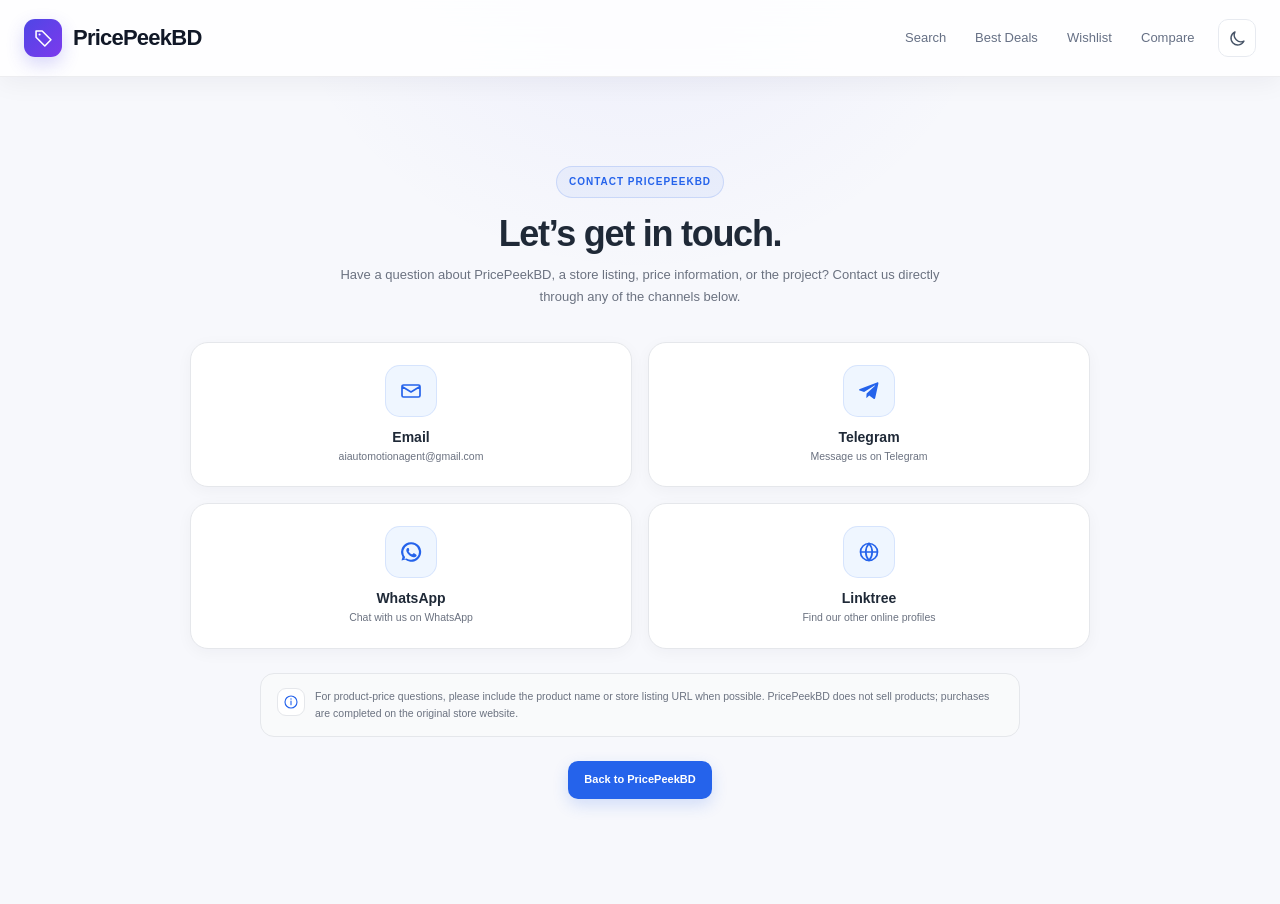
<file: contact.html>
<!DOCTYPE html>
<html lang="en">
<head>
    <meta charset="UTF-8">
    <meta name="viewport" content="width=device-width, initial-scale=1.0">
    <title>Contact Us - PricePeekBD</title>
    <link rel="icon" type="image/svg+xml" href="images/favicon.svg">
    <link rel="stylesheet" href="css/style.css">
    <style>
        .contact-page{
            min-height:calc(100vh - 73px);
            display:flex;
            align-items:center;
            justify-content:center;
            padding:56px 20px 72px;
        }
        .contact-shell{
            width:min(900px,100%);
            text-align:center;
        }
        .contact-eyebrow{
            display:inline-flex;
            align-items:center;
            gap:7px;
            padding:7px 12px;
            border:1px solid rgba(37,99,235,.16);
            border-radius:999px;
            color:var(--primary);
            background:rgba(37,99,235,.06);
            font-size:10px;
            font-weight:800;
            letter-spacing:.1em;
        }
        .contact-shell h1{
            margin:15px 0 9px;
            color:var(--gray-800);
            font-size:36px;
            line-height:1.15;
            font-weight:800;
            letter-spacing:-.035em;
        }
        .contact-shell>p{
            max-width:600px;
            margin:0 auto;
            color:var(--gray-500);
            font-size:13px;
            line-height:1.7;
        }
        .contact-grid{
            margin:34px auto 0;
            display:grid;
            grid-template-columns:repeat(2,minmax(0,1fr));
            gap:16px;
            text-align:left;
        }
        .contact-card{
            min-height:112px;
            display:flex;
            flex-direction:column;
            align-items:center;
            justify-content:center;
            gap:11px;
            padding:22px 18px;
            text-align:center;
            text-decoration:none;
            border:1px solid var(--gray-200);
            border-radius:18px;
            background:var(--white);
            box-shadow:0 4px 16px rgba(16,24,40,.04);
            transition:transform .2s ease,border-color .2s ease,box-shadow .2s ease,background .2s ease;
        }
        .contact-card:hover{
            transform:translateY(-4px);
            border-color:rgba(37,99,235,.25);
            box-shadow:0 14px 30px rgba(16,24,40,.09);
        }
        .contact-icon{
            width:52px;
            height:52px;
            flex:0 0 52px;
            display:flex;
            align-items:center;
            justify-content:center;
            border-radius:15px;
            background:var(--primary-light);
            color:var(--primary);
            border:1px solid rgba(37,99,235,.12);
            margin:0 auto;
        }
        .contact-icon svg{
            width:24px;
            height:24px;
            display:block;
        }
        .contact-card strong{
            display:block;
            color:var(--gray-800);
            font-size:14px;
            line-height:1.3;
            margin-bottom:3px;
            font-weight:700;
        }
        .contact-card span>span{
            display:block;
            color:var(--gray-500);
            font-size:10.5px;
            line-height:1.45;
            overflow-wrap:anywhere;
        }
        .contact-note{
            display:flex;
            align-items:flex-start;
            gap:10px;
            margin:24px auto 0;
            max-width:760px;
            padding:14px 16px;
            text-align:left;
            border:1px solid var(--gray-200);
            border-radius:14px;
            background:var(--gray-50);
            color:var(--gray-500);
            font-size:10.5px;
            line-height:1.65;
        }
        .contact-note-icon{
            width:28px;
            height:28px;
            flex:0 0 28px;
            display:flex;
            align-items:center;
            justify-content:center;
            border-radius:9px;
            background:var(--white);
            border:1px solid var(--gray-200);
            color:var(--primary);
        }
        .contact-note-icon svg{width:16px;height:16px;display:block}
        .contact-back{
            display:inline-flex;
            align-items:center;
            gap:7px;
            margin-top:24px;
            padding:10px 16px;
            border-radius:10px;
            background:var(--primary);
            color:#fff;
            text-decoration:none;
            font-size:11px;
            font-weight:700;
            box-shadow:0 6px 16px rgba(37,99,235,.18);
            transition:transform .2s ease,background .2s ease;
        }
        .contact-back:hover{
            background:var(--primary-dark);
            transform:translateY(-1px);
        }
        .dark .contact-shell h1{color:#f8fafc}
        .dark .contact-shell>p,.dark .contact-card span>span,.dark .contact-note{color:#94a3b8}
        .dark .contact-card{
            background:#111827;
            border-color:#273449;
            box-shadow:0 4px 16px rgba(0,0,0,.14);
        }
        .dark .contact-card:hover{
            background:#151f31;
            border-color:rgba(96,165,250,.38);
            box-shadow:0 14px 30px rgba(0,0,0,.24);
        }
        .dark .contact-icon{
            background:rgba(59,130,246,.12);
            border-color:rgba(96,165,250,.2);
            color:#60a5fa;
        }
        .dark .contact-card strong{color:#f1f5f9}
        .dark .contact-note{background:#172033;border-color:#273449}
        .dark .contact-note-icon{background:#111827;border-color:#273449;color:#60a5fa}
        @media(max-width:640px){
            .contact-page{padding:42px 14px 58px}
            .contact-shell h1{font-size:29px}
            .contact-grid{grid-template-columns:1fr;gap:12px;margin-top:28px}
            .contact-card{min-height:104px;padding:20px 14px}
        }
    </style>
</head>
<body>
    <header class="header">
        <div class="header-content">
            <a href="index.html" class="logo">
                <span class="logo-icon" aria-hidden="true"><svg viewBox="0 0 24 24" fill="none"><path d="M20.5 13.5 13.5 20.5 3.5 10.5V3.5h7l10 10Z" stroke="currentColor" stroke-width="1.8" stroke-linejoin="round"/><circle cx="7.5" cy="7.5" r="1.2" fill="currentColor"/></svg></span>
                PricePeekBD
            </a>
            <nav class="nav-links">
                <a class="nav-link" href="index.html#heroSection">Search</a>
                <a class="nav-link" href="index.html" onclick="sessionStorage.setItem('pricepeekOpenDeals','1')">Best Deals</a>
                <a class="nav-link" href="index.html">Wishlist</a>
                <a class="nav-link" href="index.html">Compare</a>
                <button class="theme-toggle" id="themeToggle" aria-label="Toggle dark/light mode">
                    <span id="themeIcon" aria-hidden="true"><svg viewBox="0 0 24 24" fill="none"><path d="M20.2 15.2A8.5 8.5 0 0 1 8.8 3.8 8.6 8.6 0 1 0 20.2 15.2Z" stroke="currentColor" stroke-width="1.8" stroke-linejoin="round"/></svg></span>
                </button>
            </nav>
        </div>
    </header>

    <main class="contact-page">
        <section class="contact-shell">
            <span class="contact-eyebrow">CONTACT PRICEPEEKBD</span>
            <h1>Let’s get in touch.</h1>
            <p>Have a question about PricePeekBD, a store listing, price information, or the project? Contact us directly through any of the channels below.</p>

            <div class="contact-grid">
                <a class="contact-card" href="mailto:aiautomotionagent@gmail.com?subject=PricePeekBD%20Support&body=Hi%2C%0A%0A">
                    <span class="contact-icon" aria-hidden="true"><svg viewBox="0 0 24 24" fill="none"><path d="M3 7.5 12 13l9-5.5M4.5 6h15A1.5 1.5 0 0 1 21 7.5v9A1.5 1.5 0 0 1 19.5 18h-15A1.5 1.5 0 0 1 3 16.5v-9A1.5 1.5 0 0 1 4.5 6Z" stroke="currentColor" stroke-width="1.7" stroke-linecap="round" stroke-linejoin="round"/></svg></span>
                    <span><strong>Email</strong><span>aiautomotionagent@gmail.com</span></span>
                </a>

                <a class="contact-card" href="https://t.me/mostafizarfiz" target="_blank" rel="noopener">
                    <span class="contact-icon" aria-hidden="true"><svg viewBox="0 0 24 24" fill="currentColor"><path d="M21.4 4.6 18.2 19c-.2 1-0.8 1.2-1.6.8l-4.4-3.3-2.1 2c-.2.2-.4.4-.8.4l.3-4.5 8.2-7.4c.4-.4-.1-.6-.6-.2L7.1 13 2.7 11.6c-1-.3-1-1 .2-1.5L20 3.4c.8-.3 1.6.2 1.4 1.2Z"/></svg></span>
                    <span><strong>Telegram</strong><span>Message us on Telegram</span></span>
                </a>

                <a class="contact-card" href="https://wa.me/8801792843568" target="_blank" rel="noopener">
                    <span class="contact-icon" aria-hidden="true"><svg viewBox="0 0 24 24" fill="currentColor"><path d="M12 2.2A9.8 9.8 0 0 0 3.5 17l-1 3.6 3.7-1A9.8 9.8 0 1 0 12 2.2Zm0 17.6a7.8 7.8 0 0 1-4-1.1l-.3-.2-2.2.6.6-2.1-.2-.3a7.8 7.8 0 1 1 6.1 3.1Zm4.3-5.8c-.2-.1-1.4-.7-1.6-.7-.2-.1-.4-.1-.5.1-.2.2-.6.7-.7.8-.1.2-.3.2-.5.1-1.4-.7-2.4-1.3-3.3-2.9-.2-.3.2-.3.5-1 .1-.2.1-.4 0-.6l-.4-1.5c-.1-.4-.3-.4-.5-.4h-.4c-.2 0-.5.1-.7.3-.2.2-.9.9-.9 2.1s.9 2.4 1 2.6c.1.2 1.8 2.8 4.4 3.8 1.7.7 2.3.7 3.1.6.5-.1 1.4-.6 1.6-1.2.2-.6.2-1.1.1-1.2-.1-.1-.3-.2-.5-.3Z"/></svg></span>
                    <span><strong>WhatsApp</strong><span>Chat with us on WhatsApp</span></span>
                </a>

                <a class="contact-card" href="https://linktr.ee/mostafizarfiz" target="_blank" rel="noopener">
                    <span class="contact-icon" aria-hidden="true"><svg viewBox="0 0 24 24" fill="none"><circle cx="12" cy="12" r="8.5" stroke="currentColor" stroke-width="1.7"/><path d="M3.5 12h17M12 3.5c2.1 2.3 3.2 5.1 3.2 8.5s-1.1 6.2-3.2 8.5c-2.1-2.3-3.2-5.1-3.2-8.5S9.9 5.8 12 3.5Z" stroke="currentColor" stroke-width="1.7"/></svg></span>
                    <span><strong>Linktree</strong><span>Find our other online profiles</span></span>
                </a>
            </div>

            <div class="contact-note">
                <span class="contact-note-icon" aria-hidden="true"><svg viewBox="0 0 24 24" fill="none"><circle cx="12" cy="12" r="9" stroke="currentColor" stroke-width="1.7"/><path d="M12 10.5V16" stroke="currentColor" stroke-width="1.7" stroke-linecap="round"/><circle cx="12" cy="7.5" r="1" fill="currentColor"/></svg></span>
                <span>For product-price questions, please include the product name or store listing URL when possible. PricePeekBD does not sell products; purchases are completed on the original store website.</span>
            </div>
            <a class="contact-back" href="index.html">Back to PricePeekBD</a>
        </section>
    </main>

    <script>
        (function(){
            const saved = localStorage.getItem('theme');
            const prefersDark = window.matchMedia && window.matchMedia('(prefers-color-scheme: dark)').matches;
            if(saved === 'dark' || (!saved && prefersDark)) document.body.classList.add('dark');
            const btn = document.getElementById('themeToggle');
            if(btn) btn.addEventListener('click', function(){
                document.body.classList.toggle('dark');
                localStorage.setItem('theme', document.body.classList.contains('dark') ? 'dark' : 'light');
            });
        })();
    </script>
</body>
</html>
</file>
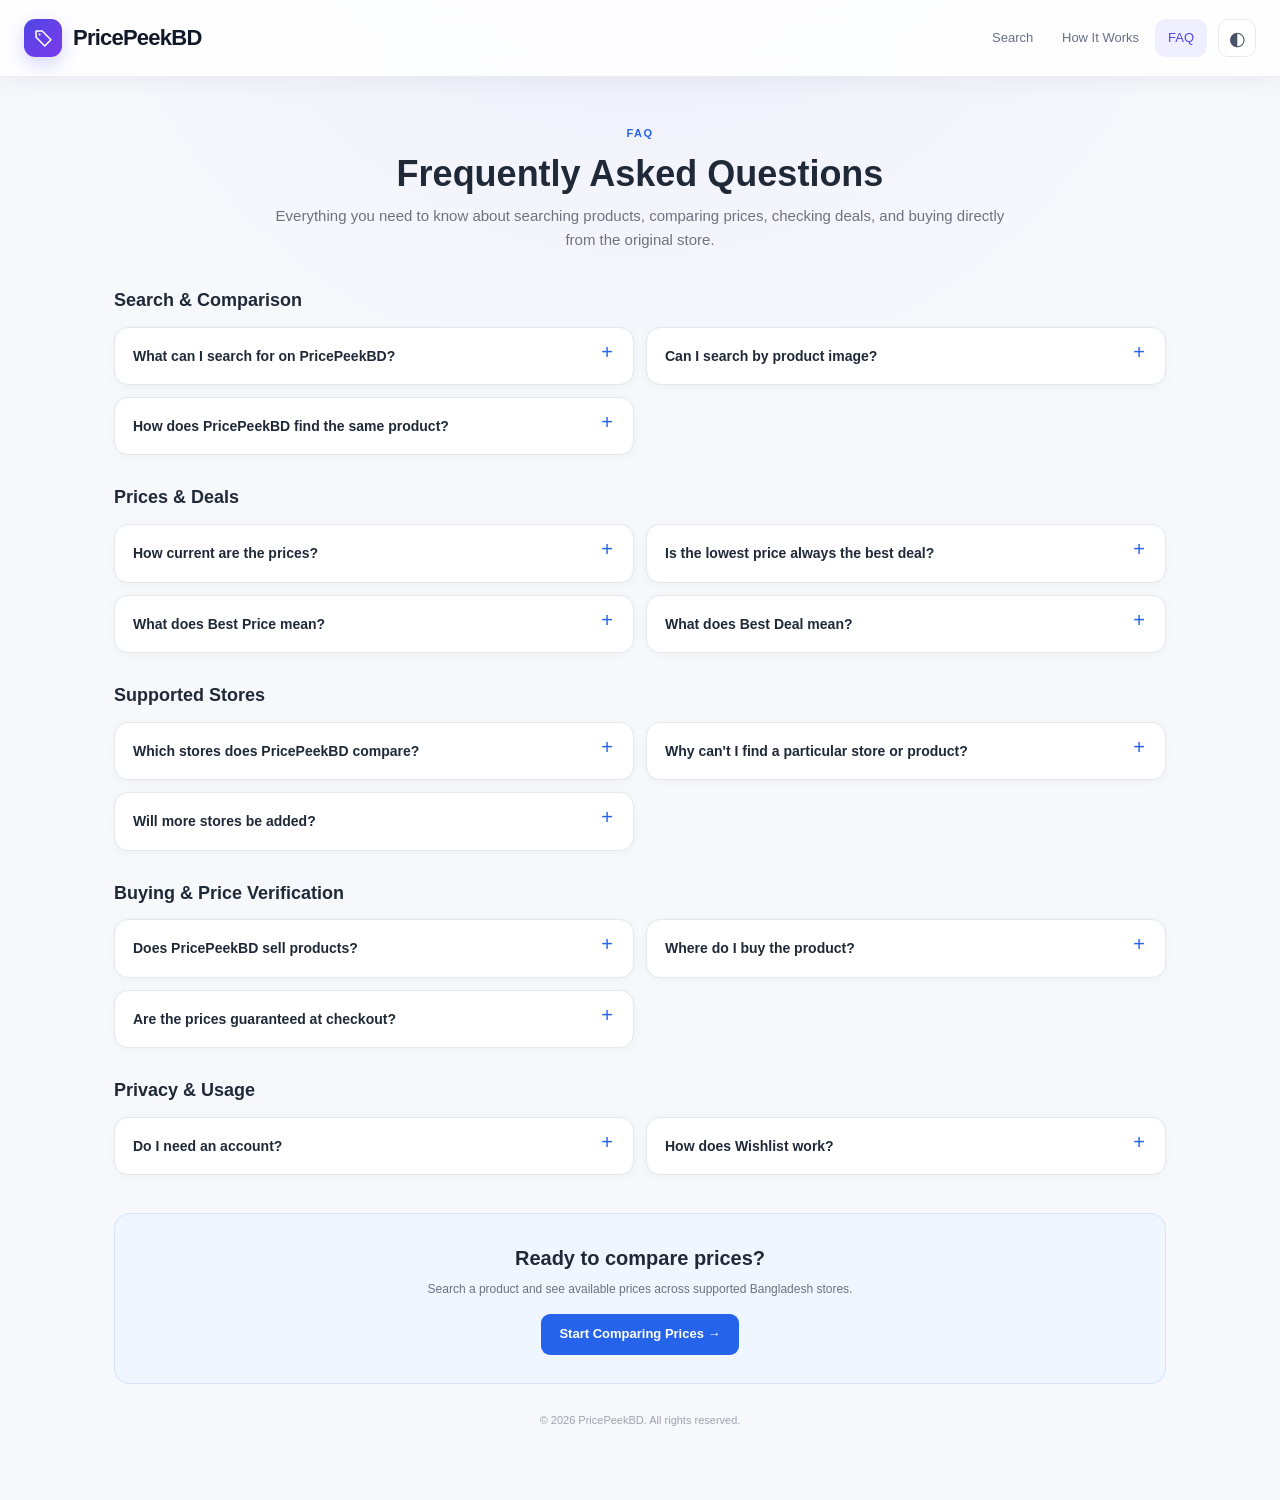
<file: faq.html>
<!DOCTYPE html>
<html lang="en">
<head>
<meta charset="UTF-8"><meta name="viewport" content="width=device-width, initial-scale=1.0">
<meta name="description" content="PricePeekBD FAQ — answers about product search, price comparison, supported stores, image search, deals and buying.">
<title>FAQ — PricePeekBD</title><link rel="icon" type="image/svg+xml" href="images/favicon.svg"><link rel="stylesheet" href="css/style.css">
<style>
.faq-page-main{max-width:1100px;margin:0 auto;padding:42px 24px 70px}.faq-page-hero{text-align:center;max-width:760px;margin:0 auto 34px}.faq-page-hero .eyebrow{display:inline-block;margin-bottom:9px;color:var(--primary);font-size:11px;font-weight:800;letter-spacing:.14em}.faq-page-hero h1{margin:0 0 9px;color:var(--gray-800);font-size:36px;line-height:1.2;font-weight:800}.faq-page-hero p{margin:0;color:var(--gray-500);font-size:15px;line-height:1.6}.faq-page-section{margin:0 auto 28px}.faq-page-section h2{margin:0 0 12px;color:var(--gray-800);font-size:18px;font-weight:700}.faq-page-grid{display:grid;grid-template-columns:repeat(2,minmax(0,1fr));gap:12px}.faq-page-grid details{background:var(--white);border:1px solid var(--gray-200);border-radius:14px;padding:0 18px;box-shadow:0 2px 10px rgba(16,24,40,.035);transition:border-color .2s,box-shadow .2s}.faq-page-grid details:hover{border-color:rgba(37,99,235,.25);box-shadow:0 8px 22px rgba(16,24,40,.06)}.faq-page-grid summary{cursor:pointer;list-style:none;padding:17px 30px 17px 0;position:relative;color:var(--gray-800);font-size:14px;font-weight:600}.faq-page-grid summary::-webkit-details-marker{display:none}.faq-page-grid summary::after{content:"+";position:absolute;right:2px;top:14px;color:var(--primary);font-size:20px;font-weight:400;line-height:1}.faq-page-grid details[open] summary::after{content:"−"}.faq-page-grid details p{margin:0;padding:0 0 17px;color:var(--gray-500);font-size:12px;line-height:1.65}.faq-page-cta{margin-top:38px;padding:28px 24px;text-align:center;background:var(--primary-light);border:1px solid rgba(37,99,235,.12);border-radius:16px}.faq-page-cta h2{margin:0 0 6px;color:var(--gray-800);font-size:20px}.faq-page-cta p{margin:0 0 15px;color:var(--gray-500);font-size:12px}.faq-page-cta a{display:inline-flex;padding:10px 18px;border-radius:9px;background:var(--primary);color:#fff;text-decoration:none;font-size:13px;font-weight:600}.faq-page-cta a:hover{background:var(--primary-dark)}.faq-page-footer{margin-top:28px;text-align:center;color:var(--gray-400);font-size:11px}body.dark .faq-page-hero h1,body.dark .faq-page-section h2,body.dark .faq-page-grid summary,body.dark .faq-page-cta h2{color:#f1f5f9}body.dark .faq-page-grid details{background:#111827;border-color:#273449}body.dark .faq-page-cta{background:#172033;border-color:#273449}@media(max-width:760px){.faq-page-main{padding:30px 14px 50px}.faq-page-hero h1{font-size:28px}.faq-page-hero p{font-size:13px}.faq-page-grid{grid-template-columns:1fr}}
</style></head>
<body>
<header class="header"><div class="header-content">
<a href="index.html" class="logo"><span class="logo-icon" aria-hidden="true"><svg viewBox="0 0 24 24" fill="none"><path d="M20.5 13.5 13.5 20.5 3.5 10.5V3.5h7l10 10Z" stroke="currentColor" stroke-width="1.8" stroke-linejoin="round"/><circle cx="7.5" cy="7.5" r="1.2" fill="currentColor"/></svg></span>PricePeekBD</a>
<nav class="nav-links"><a class="nav-link" href="index.html#heroSection">Search</a><a class="nav-link" href="index.html#howItWorks">How It Works</a><a class="nav-link active" href="faq.html">FAQ</a><button class="theme-toggle" id="themeToggle" aria-label="Toggle dark/light mode"><span id="themeIcon" aria-hidden="true">◐</span></button></nav>
</div></header>
<main class="faq-page-main">
<section class="faq-page-hero"><span class="eyebrow">FAQ</span><h1>Frequently Asked Questions</h1><p>Everything you need to know about searching products, comparing prices, checking deals, and buying directly from the original store.</p></section>
<section class="faq-page-section"><h2>Search & Comparison</h2><div class="faq-page-grid">
<details><summary>What can I search for on PricePeekBD?</summary><p>You can search by product name, brand, model, or other product details. PricePeekBD also supports image-based product search through the image button in the search box.</p></details>
<details><summary>Can I search by product image?</summary><p>Yes. Upload a product image or paste an image into the search interface. PricePeekBD can use visible product information and readable text to create a clean search query.</p></details>
<details><summary>How does PricePeekBD find the same product?</summary><p>PricePeekBD compares information such as product name, brand, model and key specifications to group matching or closely related listings. Variants can still differ, so review the original listing before buying.</p></details>
</div></section>
<section class="faq-page-section"><h2>Prices & Deals</h2><div class="faq-page-grid">
<details><summary>How current are the prices?</summary><p>Prices are fetched from supported store integrations and may be cached briefly for performance. Store prices and availability can change, so always verify the final price on the original store before checkout.</p></details>
<details><summary>Is the lowest price always the best deal?</summary><p>Not necessarily. Stock status, discounts, coupons, cashback and other offer details can affect the final value. Review the complete store listing before purchasing.</p></details>
<details><summary>What does Best Price mean?</summary><p>Best Price identifies the listing with the lowest comparable listed price among the available matching results shown by PricePeekBD.</p></details>
<details><summary>What does Best Deal mean?</summary><p>Best Deal is based on the available offer information, such as price and applicable discount or other deal details. The final value can depend on conditions shown by the original store.</p></details>
</div></section>
<section class="faq-page-section"><h2>Supported Stores</h2><div class="faq-page-grid">
<details><summary>Which stores does PricePeekBD compare?</summary><p>PricePeekBD compares products across the Bangladesh stores available through its current store integrations. The supported store list can grow as more integrations become available.</p></details>
<details><summary>Why can't I find a particular store or product?</summary><p>A store or product may not be available through the current integrations, may block automated access, or may not have a matching listing for the search. Store coverage can change over time.</p></details>
<details><summary>Will more stores be added?</summary><p>PricePeekBD is designed around modular store integrations, so additional supported stores can be added over time.</p></details>
</div></section>
<section class="faq-page-section"><h2>Buying & Price Verification</h2><div class="faq-page-grid">
<details><summary>Does PricePeekBD sell products?</summary><p>No. PricePeekBD is a price-comparison interface. When you choose Visit Store, you are taken to the original store listing to complete the purchase.</p></details>
<details><summary>Where do I buy the product?</summary><p>PricePeekBD does not sell products. Use the Visit Store button on a result card to open the original store listing and complete your purchase there.</p></details>
<details><summary>Are the prices guaranteed at checkout?</summary><p>No. Prices, stock, coupons and availability can change. Always confirm the final price and terms on the original store before placing an order.</p></details>
</div></section>
<section class="faq-page-section"><h2>Privacy & Usage</h2><div class="faq-page-grid">
<details><summary>Do I need an account?</summary><p>Price comparison is designed to work without requiring a user account.</p></details>
<details><summary>How does Wishlist work?</summary><p>Wishlist items are saved in your browser so you can keep products for later comparison. Clearing browser storage can remove locally saved items.</p></details>
</div></section>
<section class="faq-page-cta"><h2>Ready to compare prices?</h2><p>Search a product and see available prices across supported Bangladesh stores.</p><a href="index.html#heroSection">Start Comparing Prices →</a></section>
<div class="faq-page-footer">© 2026 PricePeekBD. All rights reserved.</div>
</main>
<script src="js/utils.js"></script><script>
(function(){const t=document.getElementById('themeToggle'),i=document.getElementById('themeIcon');if(localStorage.getItem('pricepeek_theme')==='dark')document.body.classList.add('dark');function s(){i.textContent=document.body.classList.contains('dark')?'☀':'◐'}s();t.onclick=function(){document.body.classList.toggle('dark');localStorage.setItem('pricepeek_theme',document.body.classList.contains('dark')?'dark':'light');s()}})();
</script></body></html>
</file>
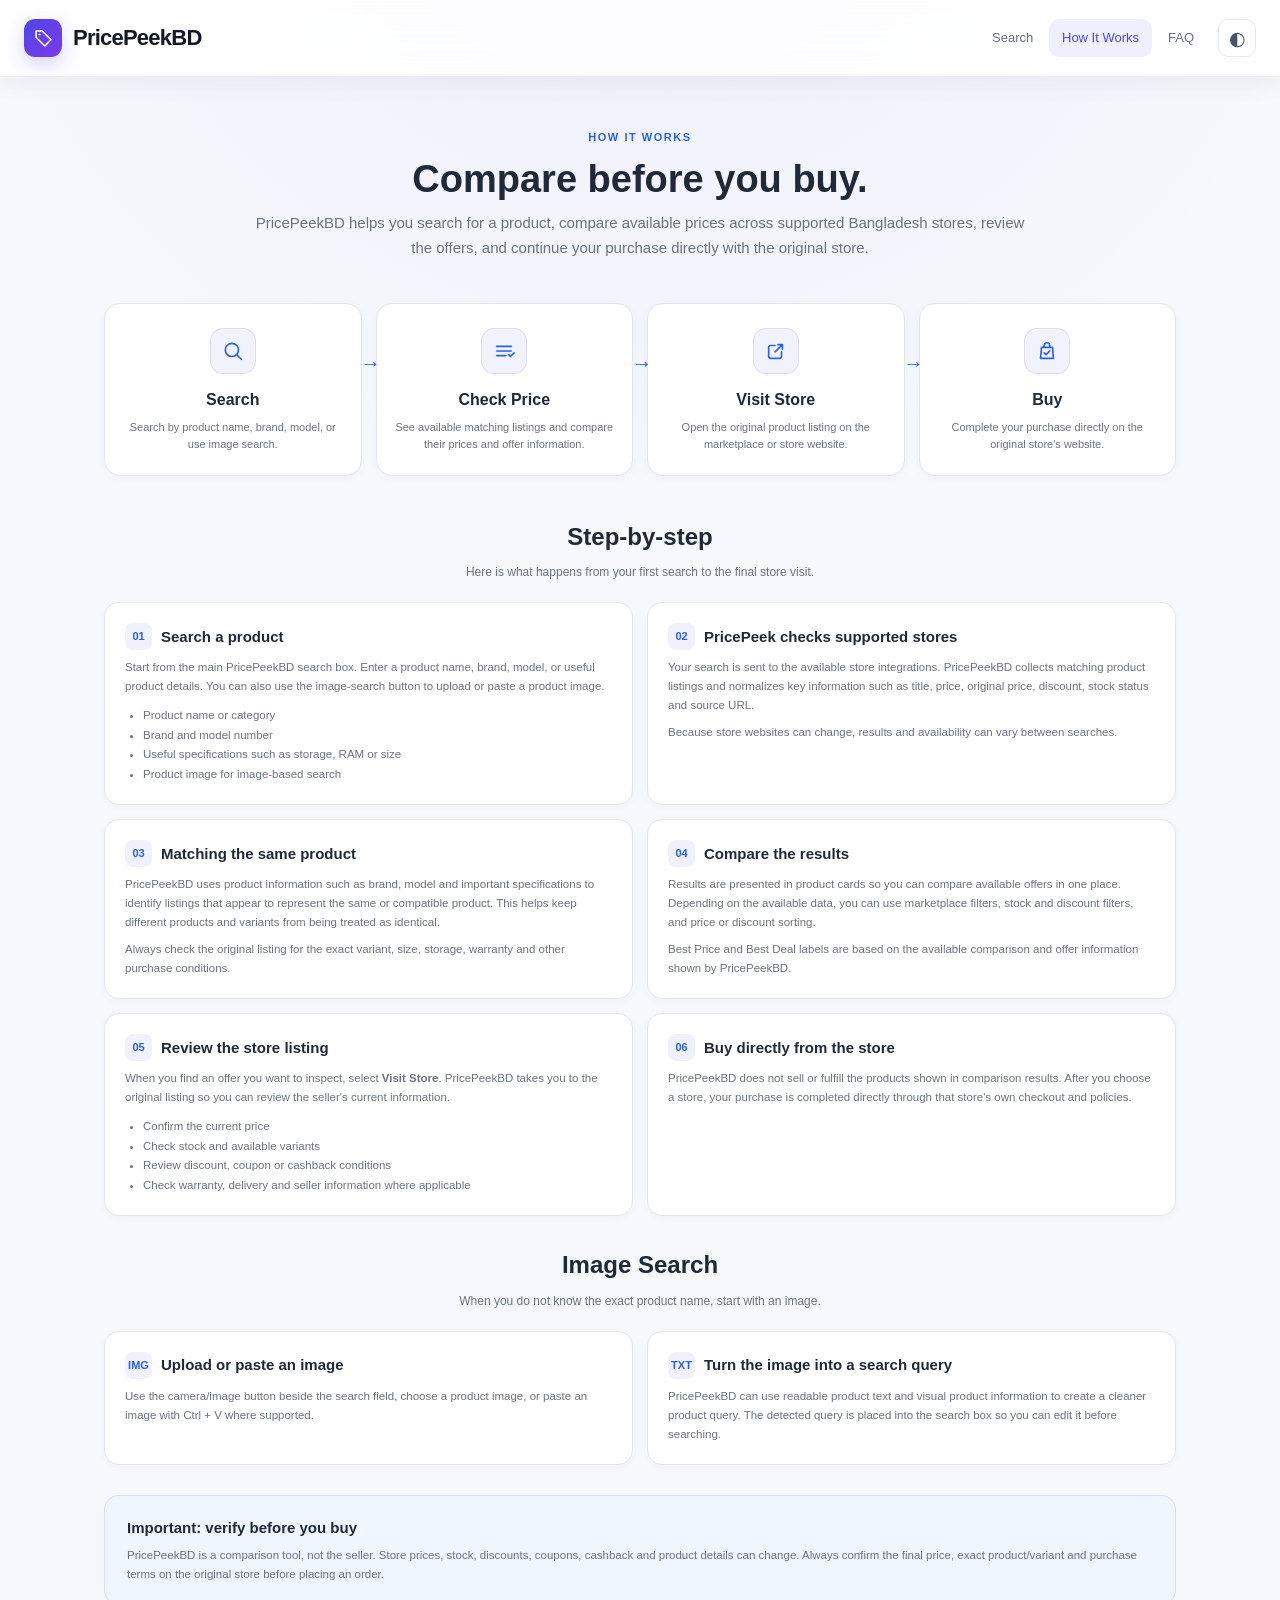
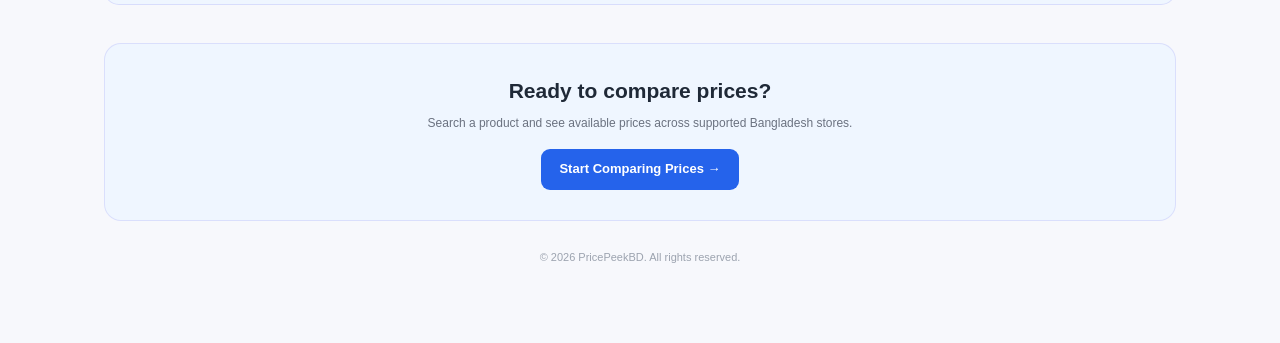
<file: how-it-works.html>
<!DOCTYPE html>
<html lang="en">
<head>
<meta charset="UTF-8"><meta name="viewport" content="width=device-width, initial-scale=1.0">
<meta name="description" content="How PricePeekBD works — search products, compare available prices, check offers, visit the original store and buy directly.">
<title>How It Works — PricePeekBD</title>
<link rel="icon" type="image/svg+xml" href="images/favicon.svg"><link rel="stylesheet" href="css/style.css">
<style>
.hiw-main{max-width:1120px;margin:0 auto;padding:46px 24px 76px}
.hiw-hero{text-align:center;max-width:780px;margin:0 auto 42px}
.hiw-eyebrow{display:inline-block;margin-bottom:10px;color:var(--primary);font-size:11px;font-weight:800;letter-spacing:.14em}
.hiw-hero h1{margin:0 0 10px;color:var(--gray-800);font-size:38px;line-height:1.18;font-weight:800}
.hiw-hero p{margin:0;color:var(--gray-500);font-size:15px;line-height:1.65}
.hiw-flow{display:grid;grid-template-columns:repeat(4,minmax(0,1fr));gap:14px;margin-bottom:42px}
.hiw-step{position:relative;background:var(--white);border:1px solid var(--gray-200);border-radius:16px;padding:24px 18px 22px;text-align:center;box-shadow:0 2px 10px rgba(16,24,40,.035)}
.hiw-step:not(:last-child)::after{content:"→";position:absolute;right:-20px;top:43px;color:var(--primary);font-size:20px;font-weight:700;z-index:2}
.hiw-step-icon{width:46px;height:46px;margin:0 auto 13px;display:inline-flex;align-items:center;justify-content:center;border-radius:13px;color:var(--primary);background:rgba(79,70,229,.07);border:1px solid rgba(79,70,229,.12)}
.hiw-step-icon svg{width:22px;height:22px}
.hiw-step h2{margin:0 0 6px;color:var(--gray-800);font-size:16px;font-weight:700}
.hiw-step p{margin:0;color:var(--gray-500);font-size:11px;line-height:1.55}
.hiw-section{margin:0 0 30px}
.hiw-section-head{text-align:center;max-width:720px;margin:0 auto 20px}
.hiw-section-head h2{margin:0 0 7px;color:var(--gray-800);font-size:24px;font-weight:800}
.hiw-section-head p{margin:0;color:var(--gray-500);font-size:12px;line-height:1.6}
.hiw-detail-grid{display:grid;grid-template-columns:repeat(2,minmax(0,1fr));gap:14px}
.hiw-detail{background:var(--white);border:1px solid var(--gray-200);border-radius:15px;padding:20px;box-shadow:0 2px 10px rgba(16,24,40,.03)}
.hiw-detail h3{display:flex;align-items:center;gap:9px;margin:0 0 8px;color:var(--gray-800);font-size:15px;font-weight:700}
.hiw-detail h3 span{width:27px;height:27px;display:inline-flex;align-items:center;justify-content:center;border-radius:8px;background:rgba(79,70,229,.08);color:var(--primary);font-size:11px;font-weight:800}
.hiw-detail p{margin:0;color:var(--gray-500);font-size:11.5px;line-height:1.65}
.hiw-detail ul{margin:10px 0 0;padding-left:18px;color:var(--gray-500);font-size:11.5px;line-height:1.7}
.hiw-note{margin:30px 0;padding:20px 22px;border:1px solid rgba(79,70,229,.14);border-radius:15px;background:var(--primary-light)}
.hiw-note h3{margin:0 0 6px;color:var(--gray-800);font-size:15px}
.hiw-note p{margin:0;color:var(--gray-500);font-size:11.5px;line-height:1.65}
.hiw-cta{margin-top:38px;padding:30px 24px;text-align:center;background:var(--primary-light);border:1px solid rgba(79,70,229,.13);border-radius:17px}
.hiw-cta h2{margin:0 0 7px;color:var(--gray-800);font-size:21px}
.hiw-cta p{margin:0 0 16px;color:var(--gray-500);font-size:12px}
.hiw-cta a{display:inline-flex;padding:10px 18px;border-radius:9px;background:var(--primary);color:#fff;text-decoration:none;font-size:13px;font-weight:600}
.hiw-cta a:hover{background:var(--primary-dark)}
.hiw-footer{margin-top:28px;text-align:center;color:var(--gray-400);font-size:11px}
body.dark .hiw-hero h1,body.dark .hiw-section-head h2,body.dark .hiw-step h2,body.dark .hiw-detail h3,body.dark .hiw-note h3,body.dark .hiw-cta h2{color:#f1f5f9}
body.dark .hiw-step,body.dark .hiw-detail{background:#111827;border-color:#273449}
body.dark .hiw-note,body.dark .hiw-cta{background:#172033;border-color:#273449}
@media(max-width:820px){.hiw-flow{grid-template-columns:repeat(2,minmax(0,1fr));gap:12px}.hiw-step:not(:last-child)::after{display:none}.hiw-detail-grid{grid-template-columns:1fr}}
@media(max-width:560px){.hiw-main{padding:32px 14px 52px}.hiw-hero h1{font-size:29px}.hiw-hero p{font-size:13px}.hiw-flow{grid-template-columns:1fr}.hiw-step{padding:20px 16px}.hiw-section-head h2{font-size:21px}}
</style></head>
<body>
<header class="header"><div class="header-content">
<a href="index.html" class="logo"><span class="logo-icon" aria-hidden="true"><svg viewBox="0 0 24 24" fill="none"><path d="M20.5 13.5 13.5 20.5 3.5 10.5V3.5h7l10 10Z" stroke="currentColor" stroke-width="1.8" stroke-linejoin="round"/><circle cx="7.5" cy="7.5" r="1.2" fill="currentColor"/></svg></span>PricePeekBD</a>
<nav class="nav-links"><a class="nav-link" href="index.html#heroSection">Search</a><a class="nav-link active" href="how-it-works.html">How It Works</a><a class="nav-link" href="faq.html">FAQ</a><button class="theme-toggle" id="themeToggle" aria-label="Toggle dark/light mode"><span id="themeIcon" aria-hidden="true">◐</span></button></nav>
</div></header>

<main class="hiw-main">
<section class="hiw-hero">
<span class="hiw-eyebrow">HOW IT WORKS</span>
<h1>Compare before you buy.</h1>
<p>PricePeekBD helps you search for a product, compare available prices across supported Bangladesh stores, review the offers, and continue your purchase directly with the original store.</p>
</section>

<section class="hiw-flow" aria-label="PricePeekBD four-step process">
<article class="hiw-step">
<div class="hiw-step-icon"><svg viewBox="0 0 24 24" fill="none"><path d="m21 21-4.35-4.35M10.8 18a7.2 7.2 0 1 1 0-14.4 7.2 7.2 0 0 1 0 14.4Z" stroke="currentColor" stroke-width="1.8" stroke-linecap="round"/></svg></div>
<h2>Search</h2><p>Search by product name, brand, model, or use image search.</p>
</article>
<article class="hiw-step">
<div class="hiw-step-icon"><svg viewBox="0 0 24 24" fill="none"><path d="M4 7h16M4 12h16M4 17h10" stroke="currentColor" stroke-width="1.8" stroke-linecap="round"/><path d="m17 16 2 2 4-4" stroke="currentColor" stroke-width="1.8" stroke-linecap="round" stroke-linejoin="round"/></svg></div>
<h2>Check Price</h2><p>See available matching listings and compare their prices and offer information.</p>
</article>
<article class="hiw-step">
<div class="hiw-step-icon"><svg viewBox="0 0 24 24" fill="none"><path d="M14 5h5v5M19 5l-8 8" stroke="currentColor" stroke-width="1.8" stroke-linecap="round" stroke-linejoin="round"/><path d="M18 13v5a2 2 0 0 1-2 2H6a2 2 0 0 1-2-2V8a2 2 0 0 1 2-2h5" stroke="currentColor" stroke-width="1.8" stroke-linecap="round"/></svg></div>
<h2>Visit Store</h2><p>Open the original product listing on the marketplace or store website.</p>
</article>
<article class="hiw-step">
<div class="hiw-step-icon"><svg viewBox="0 0 24 24" fill="none"><path d="M6 8h12l1 12H5L6 8Z" stroke="currentColor" stroke-width="1.8" stroke-linejoin="round"/><path d="M9 8V6a3 3 0 0 1 6 0v2" stroke="currentColor" stroke-width="1.8" stroke-linecap="round"/><path d="m9 14 2 2 4-4" stroke="currentColor" stroke-width="1.8" stroke-linecap="round" stroke-linejoin="round"/></svg></div>
<h2>Buy</h2><p>Complete your purchase directly on the original store's website.</p>
</article>
</section>

<section class="hiw-section">
<div class="hiw-section-head"><h2>Step-by-step</h2><p>Here is what happens from your first search to the final store visit.</p></div>
<div class="hiw-detail-grid">
<article class="hiw-detail"><h3><span>01</span>Search a product</h3><p>Start from the main PricePeekBD search box. Enter a product name, brand, model, or useful product details. You can also use the image-search button to upload or paste a product image.</p><ul><li>Product name or category</li><li>Brand and model number</li><li>Useful specifications such as storage, RAM or size</li><li>Product image for image-based search</li></ul></article>
<article class="hiw-detail"><h3><span>02</span>PricePeek checks supported stores</h3><p>Your search is sent to the available store integrations. PricePeekBD collects matching product listings and normalizes key information such as title, price, original price, discount, stock status and source URL.</p><p style="margin-top:8px">Because store websites can change, results and availability can vary between searches.</p></article>
<article class="hiw-detail"><h3><span>03</span>Matching the same product</h3><p>PricePeekBD uses product information such as brand, model and important specifications to identify listings that appear to represent the same or compatible product. This helps keep different products and variants from being treated as identical.</p><p style="margin-top:8px">Always check the original listing for the exact variant, size, storage, warranty and other purchase conditions.</p></article>
<article class="hiw-detail"><h3><span>04</span>Compare the results</h3><p>Results are presented in product cards so you can compare available offers in one place. Depending on the available data, you can use marketplace filters, stock and discount filters, and price or discount sorting.</p><p style="margin-top:8px">Best Price and Best Deal labels are based on the available comparison and offer information shown by PricePeekBD.</p></article>
<article class="hiw-detail"><h3><span>05</span>Review the store listing</h3><p>When you find an offer you want to inspect, select <strong>Visit Store</strong>. PricePeekBD takes you to the original listing so you can review the seller's current information.</p><ul><li>Confirm the current price</li><li>Check stock and available variants</li><li>Review discount, coupon or cashback conditions</li><li>Check warranty, delivery and seller information where applicable</li></ul></article>
<article class="hiw-detail"><h3><span>06</span>Buy directly from the store</h3><p>PricePeekBD does not sell or fulfill the products shown in comparison results. After you choose a store, your purchase is completed directly through that store's own checkout and policies.</p></article>
</div>
</section>

<section class="hiw-section">
<div class="hiw-section-head"><h2>Image Search</h2><p>When you do not know the exact product name, start with an image.</p></div>
<div class="hiw-detail-grid">
<article class="hiw-detail"><h3><span>IMG</span>Upload or paste an image</h3><p>Use the camera/image button beside the search field, choose a product image, or paste an image with Ctrl + V where supported.</p></article>
<article class="hiw-detail"><h3><span>TXT</span>Turn the image into a search query</h3><p>PricePeekBD can use readable product text and visual product information to create a cleaner product query. The detected query is placed into the search box so you can edit it before searching.</p></article>
</div>
</section>

<div class="hiw-note"><h3>Important: verify before you buy</h3><p>PricePeekBD is a comparison tool, not the seller. Store prices, stock, discounts, coupons, cashback and product details can change. Always confirm the final price, exact product/variant and purchase terms on the original store before placing an order.</p></div>

<section class="hiw-cta"><h2>Ready to compare prices?</h2><p>Search a product and see available prices across supported Bangladesh stores.</p><a href="index.html#heroSection">Start Comparing Prices →</a></section>
<div class="hiw-footer">© 2026 PricePeekBD. All rights reserved.</div>
</main>

<script src="js/utils.js"></script><script>
(function(){const t=document.getElementById('themeToggle'),i=document.getElementById('themeIcon');if(localStorage.getItem('pricepeek_theme')==='dark')document.body.classList.add('dark');function s(){i.textContent=document.body.classList.contains('dark')?'☀':'◐'}s();t.onclick=function(){document.body.classList.toggle('dark');localStorage.setItem('pricepeek_theme',document.body.classList.contains('dark')?'dark':'light');s()}})();
</script></body></html>
</file>
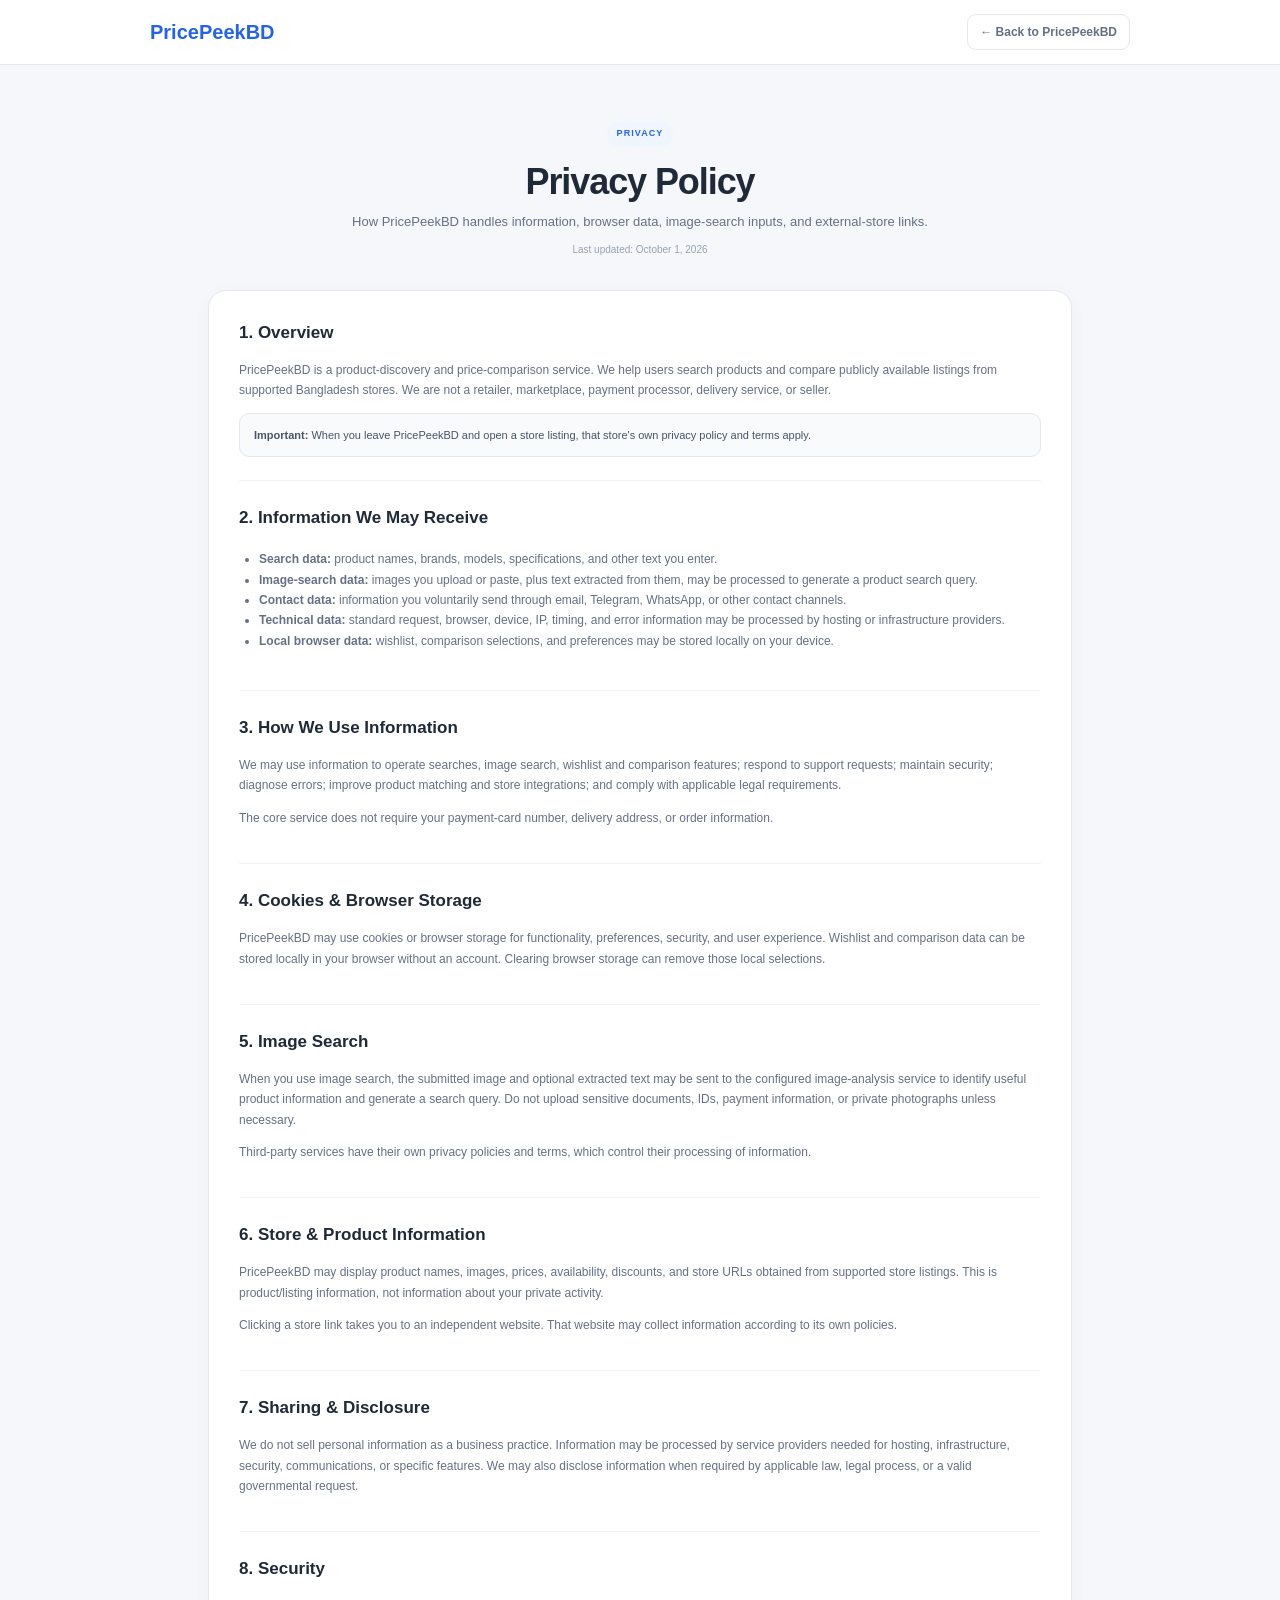
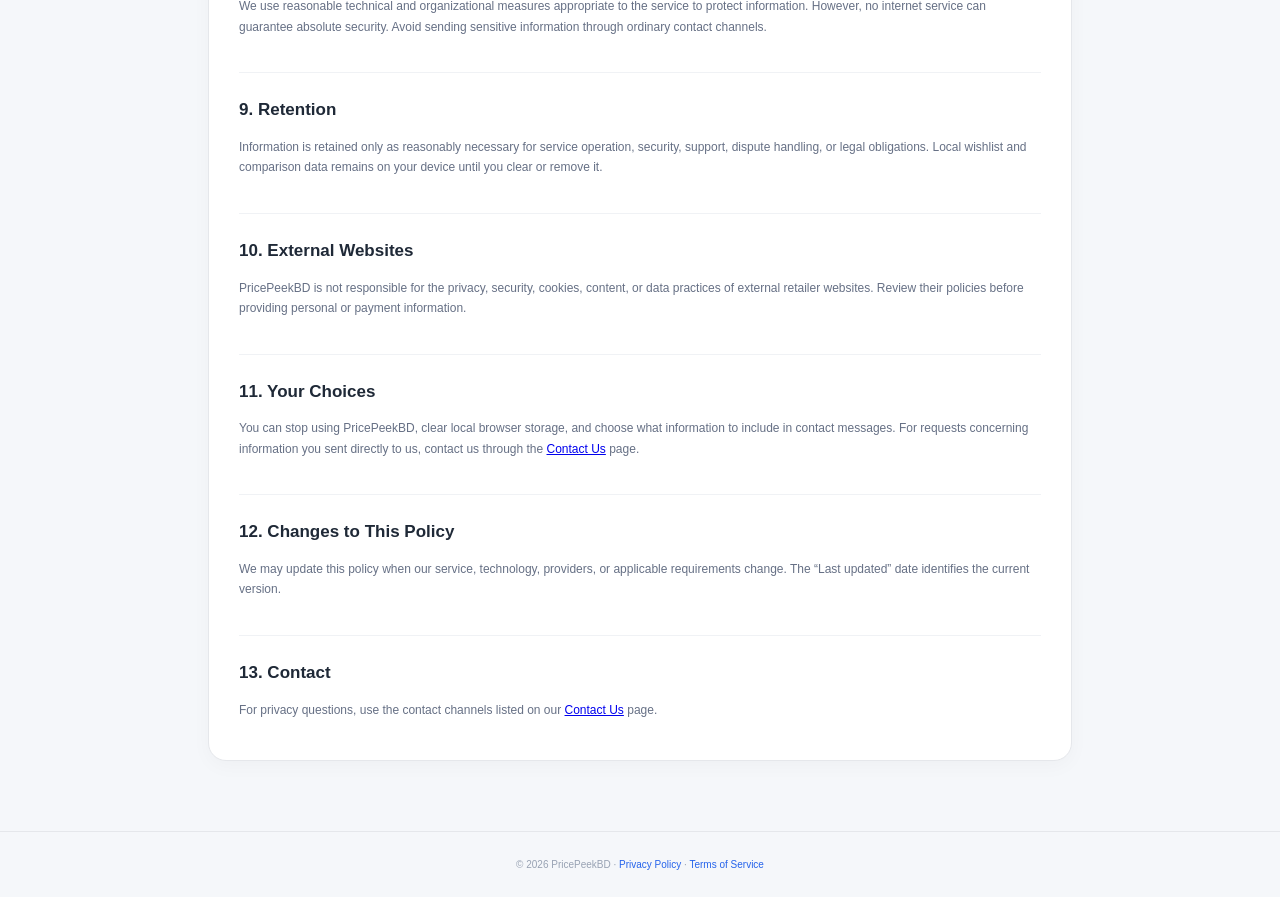
<file: privacy-policy.html>
<!doctype html><html lang="en"><head><meta charset="utf-8"><meta name="viewport" content="width=device-width,initial-scale=1"><title>Privacy Policy — PricePeekBD</title><style>:root{--p:#2563eb;--pd:#1d4ed8;--pl:#eff6ff;--ink:#1f2937;--muted:#667085;--line:#e5e7eb;--bg:#f5f7fa;--card:#fff}*{box-sizing:border-box}body{margin:0;font-family:-apple-system,BlinkMacSystemFont,"Segoe UI",Roboto,Arial,sans-serif;background:var(--bg);color:var(--ink);line-height:1.7}.head{position:sticky;top:0;background:#fff;border-bottom:1px solid var(--line);padding:14px 22px;z-index:5}.headin{max-width:980px;margin:auto;display:flex;justify-content:space-between;align-items:center}.logo{font-weight:800;color:var(--p);text-decoration:none;font-size:20px}.back{font-size:12px;font-weight:600;color:var(--muted);text-decoration:none;border:1px solid var(--line);padding:7px 12px;border-radius:9px}.page{max-width:900px;margin:auto;padding:52px 18px 70px}.hero{text-align:center;margin-bottom:32px}.tag{display:inline-block;background:var(--pl);color:var(--p);padding:5px 10px;border-radius:99px;font-size:9px;font-weight:800;letter-spacing:.12em}.hero h1{font-size:36px;line-height:1.2;margin:13px 0 8px;letter-spacing:-.03em}.hero p{margin:auto;max-width:650px;color:var(--muted);font-size:13px}.date{font-size:10px;color:#98a2b3;margin-top:8px}.card{background:var(--card);border:1px solid var(--line);border-radius:18px;padding:28px 30px;box-shadow:0 5px 20px #10182808}.sec{padding:0 0 23px;margin-bottom:23px;border-bottom:1px solid #f0f2f5}.sec:last-child{border:0;margin:0;padding:0}.sec h2{font-size:17px;margin:0 0 8px}.sec h3{font-size:13px;margin:15px 0 5px}.sec p,.sec li{font-size:12px;color:var(--muted)}.sec ul{padding-left:20px}.note{background:#f8fafc;border:1px solid var(--line);padding:12px 14px;border-radius:10px;font-size:11px;color:#475467;margin-top:12px}.foot{text-align:center;padding:24px;border-top:1px solid var(--line);font-size:10px;color:#98a2b3}.foot a{color:var(--p);text-decoration:none}@media(max-width:600px){.page{padding:38px 13px}.hero h1{font-size:29px}.card{padding:21px 18px}.sec p,.sec li{font-size:11.5px}}body.dark{background:#0b1120;color:#f8fafc}.dark .head{background:#0f172a;border-color:#273449}.dark .back{border-color:#273449;color:#cbd5e1}.dark .hero p,.dark .date,.dark .sec p,.dark .sec li{color:#94a3b8}.dark .card{background:#111827;border-color:#273449}.dark .sec{border-color:#1e293b}.dark .note{background:#172033;border-color:#273449;color:#cbd5e1}.dark .foot{border-color:#273449}</style></head><body><header class="head"><div class="headin"><a class="logo" href="index.html">PricePeekBD</a><a class="back" href="index.html">← Back to PricePeekBD</a></div></header><main class="page"><div class="hero"><span class="tag">PRIVACY</span><h1>Privacy Policy</h1><p>How PricePeekBD handles information, browser data, image-search inputs, and external-store links.</p><div class="date">Last updated: October 1, 2026</div></div><div class="card">
<section class="sec"><h2>1. Overview</h2><p>PricePeekBD is a product-discovery and price-comparison service. We help users search products and compare publicly available listings from supported Bangladesh stores. We are not a retailer, marketplace, payment processor, delivery service, or seller.</p><div class="note"><b>Important:</b> When you leave PricePeekBD and open a store listing, that store's own privacy policy and terms apply.</div></section>
<section class="sec"><h2>2. Information We May Receive</h2><ul><li><b>Search data:</b> product names, brands, models, specifications, and other text you enter.</li><li><b>Image-search data:</b> images you upload or paste, plus text extracted from them, may be processed to generate a product search query.</li><li><b>Contact data:</b> information you voluntarily send through email, Telegram, WhatsApp, or other contact channels.</li><li><b>Technical data:</b> standard request, browser, device, IP, timing, and error information may be processed by hosting or infrastructure providers.</li><li><b>Local browser data:</b> wishlist, comparison selections, and preferences may be stored locally on your device.</li></ul></section>
<section class="sec"><h2>3. How We Use Information</h2><p>We may use information to operate searches, image search, wishlist and comparison features; respond to support requests; maintain security; diagnose errors; improve product matching and store integrations; and comply with applicable legal requirements.</p><p>The core service does not require your payment-card number, delivery address, or order information.</p></section>
<section class="sec"><h2>4. Cookies & Browser Storage</h2><p>PricePeekBD may use cookies or browser storage for functionality, preferences, security, and user experience. Wishlist and comparison data can be stored locally in your browser without an account. Clearing browser storage can remove those local selections.</p></section>
<section class="sec"><h2>5. Image Search</h2><p>When you use image search, the submitted image and optional extracted text may be sent to the configured image-analysis service to identify useful product information and generate a search query. Do not upload sensitive documents, IDs, payment information, or private photographs unless necessary.</p><p>Third-party services have their own privacy policies and terms, which control their processing of information.</p></section>
<section class="sec"><h2>6. Store & Product Information</h2><p>PricePeekBD may display product names, images, prices, availability, discounts, and store URLs obtained from supported store listings. This is product/listing information, not information about your private activity.</p><p>Clicking a store link takes you to an independent website. That website may collect information according to its own policies.</p></section>
<section class="sec"><h2>7. Sharing & Disclosure</h2><p>We do not sell personal information as a business practice. Information may be processed by service providers needed for hosting, infrastructure, security, communications, or specific features. We may also disclose information when required by applicable law, legal process, or a valid governmental request.</p></section>
<section class="sec"><h2>8. Security</h2><p>We use reasonable technical and organizational measures appropriate to the service to protect information. However, no internet service can guarantee absolute security. Avoid sending sensitive information through ordinary contact channels.</p></section>
<section class="sec"><h2>9. Retention</h2><p>Information is retained only as reasonably necessary for service operation, security, support, dispute handling, or legal obligations. Local wishlist and comparison data remains on your device until you clear or remove it.</p></section>
<section class="sec"><h2>10. External Websites</h2><p>PricePeekBD is not responsible for the privacy, security, cookies, content, or data practices of external retailer websites. Review their policies before providing personal or payment information.</p></section>
<section class="sec"><h2>11. Your Choices</h2><p>You can stop using PricePeekBD, clear local browser storage, and choose what information to include in contact messages. For requests concerning information you sent directly to us, contact us through the <a href="contact.html">Contact Us</a> page.</p></section>
<section class="sec"><h2>12. Changes to This Policy</h2><p>We may update this policy when our service, technology, providers, or applicable requirements change. The “Last updated” date identifies the current version.</p></section>
<section class="sec"><h2>13. Contact</h2><p>For privacy questions, use the contact channels listed on our <a href="contact.html">Contact Us</a> page.</p></section></div></main><footer class="foot">© 2026 PricePeekBD · <a href="privacy-policy.html">Privacy Policy</a> · <a href="terms-of-service.html">Terms of Service</a></footer><script>if(localStorage.getItem("theme")==="dark")document.body.classList.add("dark");</script></body></html>
</file>
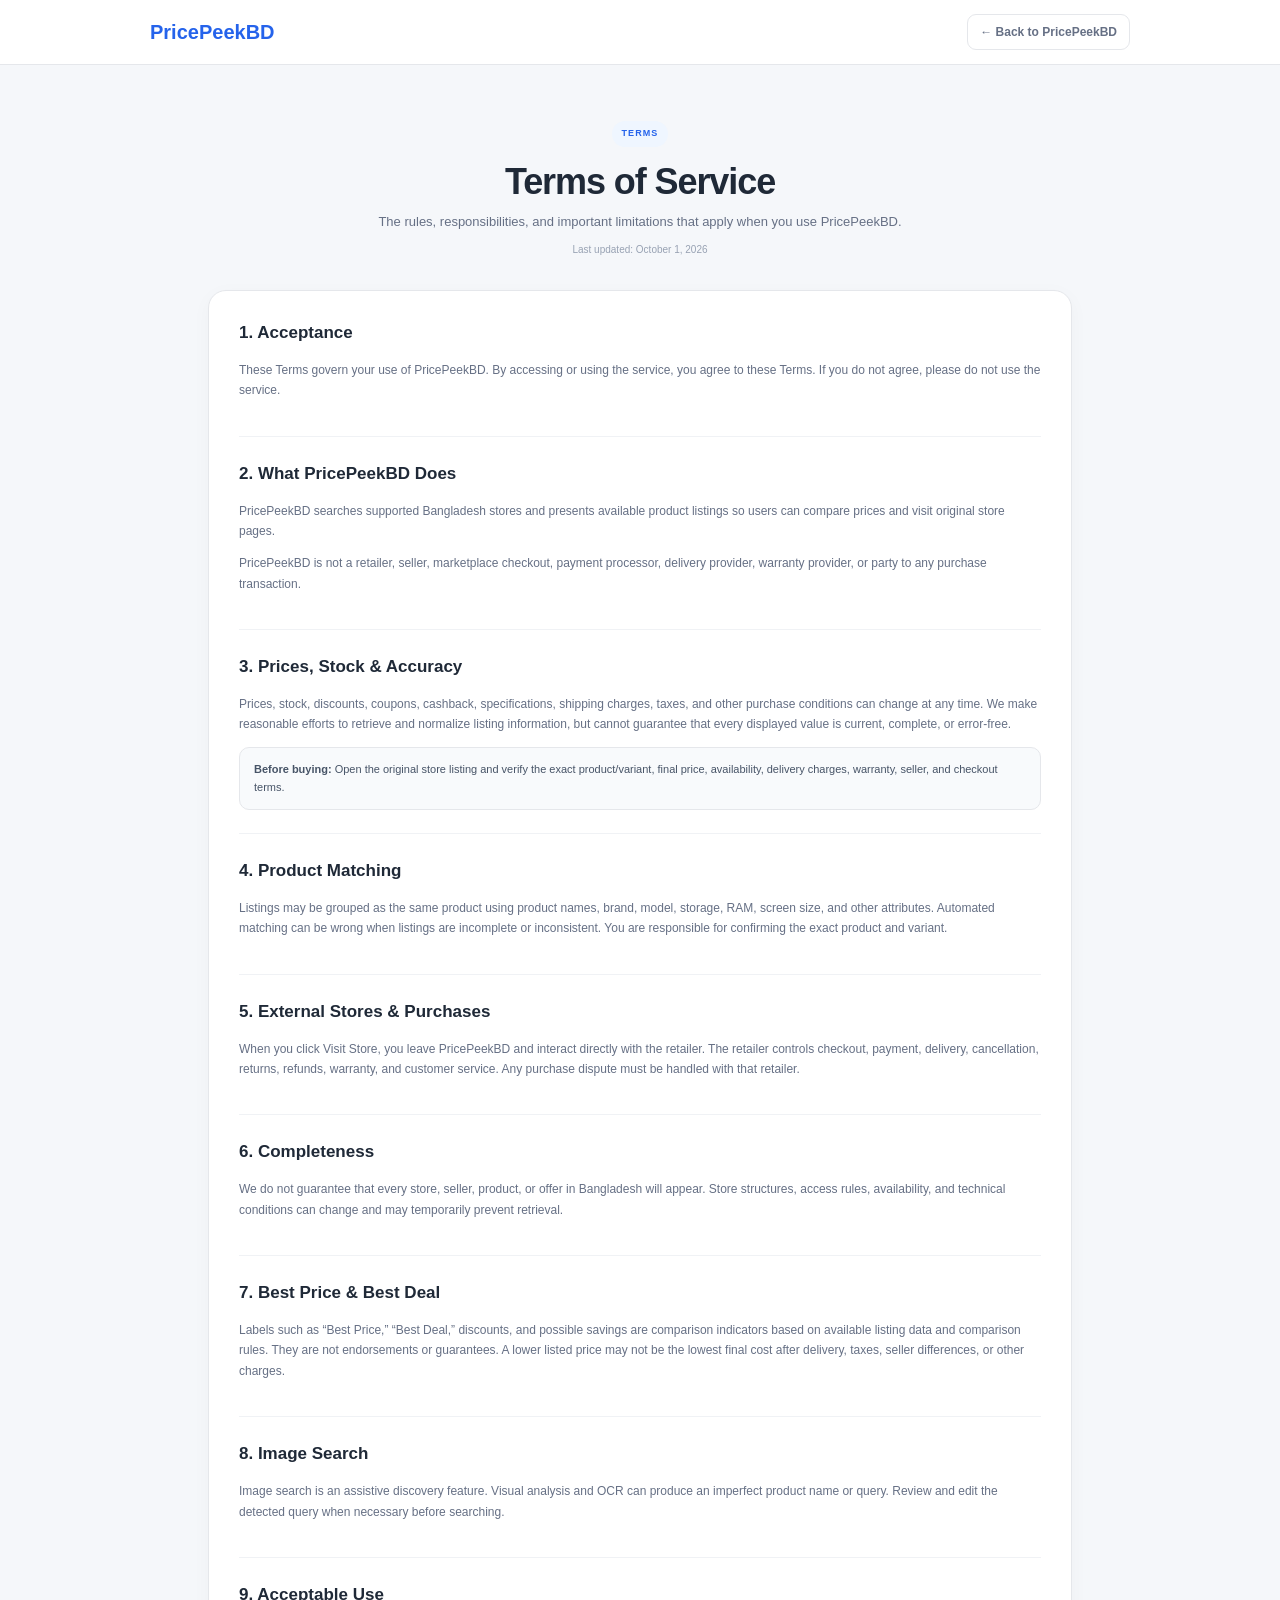
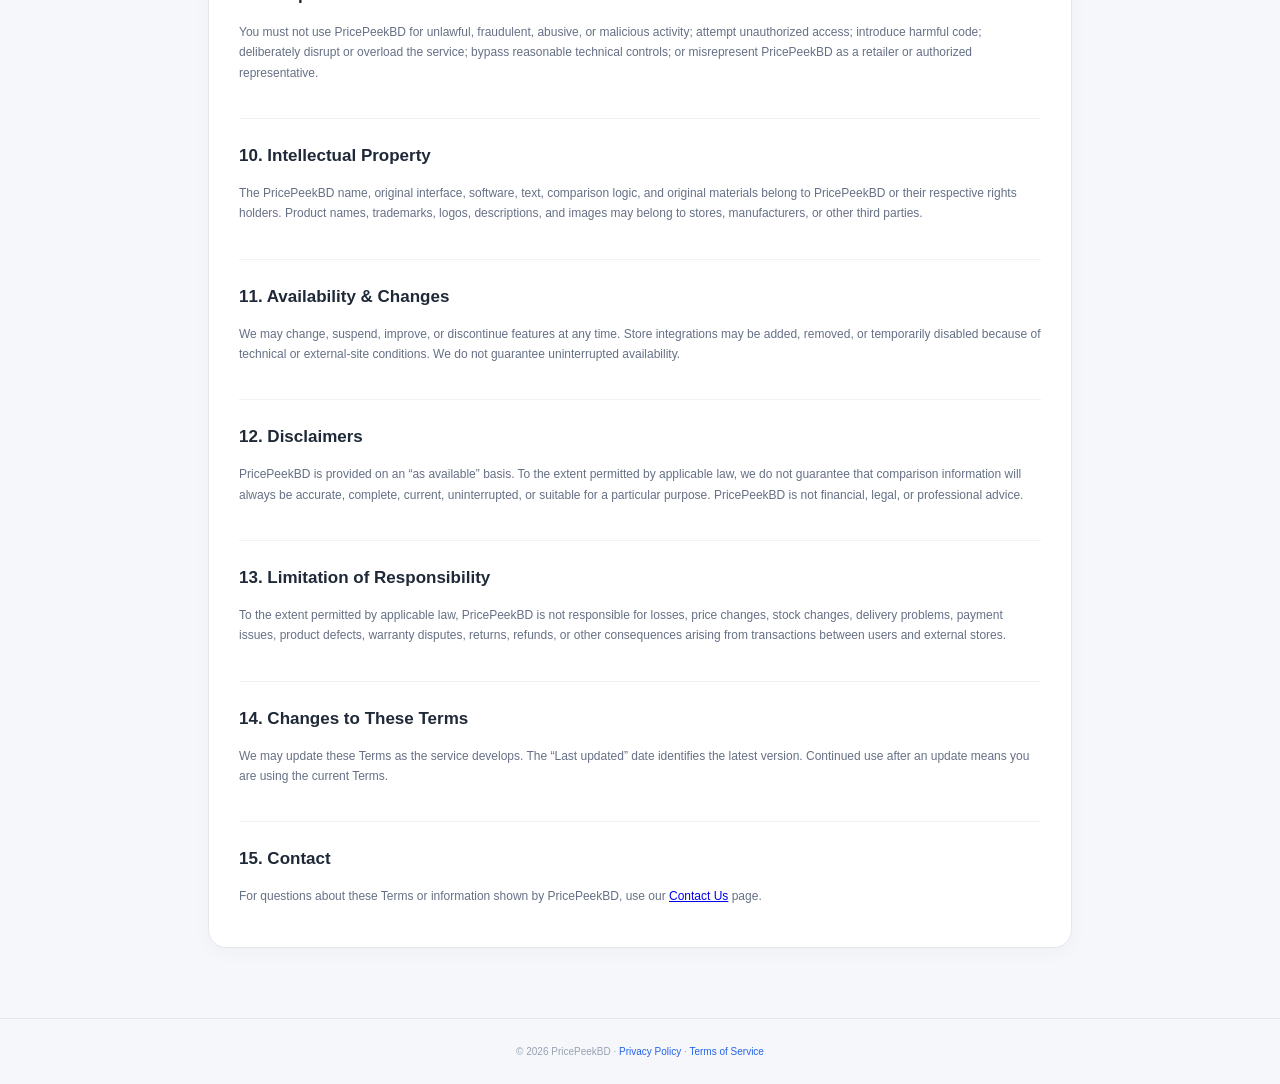
<file: terms-of-service.html>
<!doctype html><html lang="en"><head><meta charset="utf-8"><meta name="viewport" content="width=device-width,initial-scale=1"><title>Terms of Service — PricePeekBD</title><style>:root{--p:#2563eb;--pd:#1d4ed8;--pl:#eff6ff;--ink:#1f2937;--muted:#667085;--line:#e5e7eb;--bg:#f5f7fa;--card:#fff}*{box-sizing:border-box}body{margin:0;font-family:-apple-system,BlinkMacSystemFont,"Segoe UI",Roboto,Arial,sans-serif;background:var(--bg);color:var(--ink);line-height:1.7}.head{position:sticky;top:0;background:#fff;border-bottom:1px solid var(--line);padding:14px 22px;z-index:5}.headin{max-width:980px;margin:auto;display:flex;justify-content:space-between;align-items:center}.logo{font-weight:800;color:var(--p);text-decoration:none;font-size:20px}.back{font-size:12px;font-weight:600;color:var(--muted);text-decoration:none;border:1px solid var(--line);padding:7px 12px;border-radius:9px}.page{max-width:900px;margin:auto;padding:52px 18px 70px}.hero{text-align:center;margin-bottom:32px}.tag{display:inline-block;background:var(--pl);color:var(--p);padding:5px 10px;border-radius:99px;font-size:9px;font-weight:800;letter-spacing:.12em}.hero h1{font-size:36px;line-height:1.2;margin:13px 0 8px;letter-spacing:-.03em}.hero p{margin:auto;max-width:650px;color:var(--muted);font-size:13px}.date{font-size:10px;color:#98a2b3;margin-top:8px}.card{background:var(--card);border:1px solid var(--line);border-radius:18px;padding:28px 30px;box-shadow:0 5px 20px #10182808}.sec{padding:0 0 23px;margin-bottom:23px;border-bottom:1px solid #f0f2f5}.sec:last-child{border:0;margin:0;padding:0}.sec h2{font-size:17px;margin:0 0 8px}.sec h3{font-size:13px;margin:15px 0 5px}.sec p,.sec li{font-size:12px;color:var(--muted)}.sec ul{padding-left:20px}.note{background:#f8fafc;border:1px solid var(--line);padding:12px 14px;border-radius:10px;font-size:11px;color:#475467;margin-top:12px}.foot{text-align:center;padding:24px;border-top:1px solid var(--line);font-size:10px;color:#98a2b3}.foot a{color:var(--p);text-decoration:none}@media(max-width:600px){.page{padding:38px 13px}.hero h1{font-size:29px}.card{padding:21px 18px}.sec p,.sec li{font-size:11.5px}}body.dark{background:#0b1120;color:#f8fafc}.dark .head{background:#0f172a;border-color:#273449}.dark .back{border-color:#273449;color:#cbd5e1}.dark .hero p,.dark .date,.dark .sec p,.dark .sec li{color:#94a3b8}.dark .card{background:#111827;border-color:#273449}.dark .sec{border-color:#1e293b}.dark .note{background:#172033;border-color:#273449;color:#cbd5e1}.dark .foot{border-color:#273449}</style></head><body><header class="head"><div class="headin"><a class="logo" href="index.html">PricePeekBD</a><a class="back" href="index.html">← Back to PricePeekBD</a></div></header><main class="page"><div class="hero"><span class="tag">TERMS</span><h1>Terms of Service</h1><p>The rules, responsibilities, and important limitations that apply when you use PricePeekBD.</p><div class="date">Last updated: October 1, 2026</div></div><div class="card">
<section class="sec"><h2>1. Acceptance</h2><p>These Terms govern your use of PricePeekBD. By accessing or using the service, you agree to these Terms. If you do not agree, please do not use the service.</p></section>
<section class="sec"><h2>2. What PricePeekBD Does</h2><p>PricePeekBD searches supported Bangladesh stores and presents available product listings so users can compare prices and visit original store pages.</p><p>PricePeekBD is not a retailer, seller, marketplace checkout, payment processor, delivery provider, warranty provider, or party to any purchase transaction.</p></section>
<section class="sec"><h2>3. Prices, Stock & Accuracy</h2><p>Prices, stock, discounts, coupons, cashback, specifications, shipping charges, taxes, and other purchase conditions can change at any time. We make reasonable efforts to retrieve and normalize listing information, but cannot guarantee that every displayed value is current, complete, or error-free.</p><div class="note"><b>Before buying:</b> Open the original store listing and verify the exact product/variant, final price, availability, delivery charges, warranty, seller, and checkout terms.</div></section>
<section class="sec"><h2>4. Product Matching</h2><p>Listings may be grouped as the same product using product names, brand, model, storage, RAM, screen size, and other attributes. Automated matching can be wrong when listings are incomplete or inconsistent. You are responsible for confirming the exact product and variant.</p></section>
<section class="sec"><h2>5. External Stores & Purchases</h2><p>When you click Visit Store, you leave PricePeekBD and interact directly with the retailer. The retailer controls checkout, payment, delivery, cancellation, returns, refunds, warranty, and customer service. Any purchase dispute must be handled with that retailer.</p></section>
<section class="sec"><h2>6. Completeness</h2><p>We do not guarantee that every store, seller, product, or offer in Bangladesh will appear. Store structures, access rules, availability, and technical conditions can change and may temporarily prevent retrieval.</p></section>
<section class="sec"><h2>7. Best Price & Best Deal</h2><p>Labels such as “Best Price,” “Best Deal,” discounts, and possible savings are comparison indicators based on available listing data and comparison rules. They are not endorsements or guarantees. A lower listed price may not be the lowest final cost after delivery, taxes, seller differences, or other charges.</p></section>
<section class="sec"><h2>8. Image Search</h2><p>Image search is an assistive discovery feature. Visual analysis and OCR can produce an imperfect product name or query. Review and edit the detected query when necessary before searching.</p></section>
<section class="sec"><h2>9. Acceptable Use</h2><p>You must not use PricePeekBD for unlawful, fraudulent, abusive, or malicious activity; attempt unauthorized access; introduce harmful code; deliberately disrupt or overload the service; bypass reasonable technical controls; or misrepresent PricePeekBD as a retailer or authorized representative.</p></section>
<section class="sec"><h2>10. Intellectual Property</h2><p>The PricePeekBD name, original interface, software, text, comparison logic, and original materials belong to PricePeekBD or their respective rights holders. Product names, trademarks, logos, descriptions, and images may belong to stores, manufacturers, or other third parties.</p></section>
<section class="sec"><h2>11. Availability & Changes</h2><p>We may change, suspend, improve, or discontinue features at any time. Store integrations may be added, removed, or temporarily disabled because of technical or external-site conditions. We do not guarantee uninterrupted availability.</p></section>
<section class="sec"><h2>12. Disclaimers</h2><p>PricePeekBD is provided on an “as available” basis. To the extent permitted by applicable law, we do not guarantee that comparison information will always be accurate, complete, current, uninterrupted, or suitable for a particular purpose. PricePeekBD is not financial, legal, or professional advice.</p></section>
<section class="sec"><h2>13. Limitation of Responsibility</h2><p>To the extent permitted by applicable law, PricePeekBD is not responsible for losses, price changes, stock changes, delivery problems, payment issues, product defects, warranty disputes, returns, refunds, or other consequences arising from transactions between users and external stores.</p></section>
<section class="sec"><h2>14. Changes to These Terms</h2><p>We may update these Terms as the service develops. The “Last updated” date identifies the latest version. Continued use after an update means you are using the current Terms.</p></section>
<section class="sec"><h2>15. Contact</h2><p>For questions about these Terms or information shown by PricePeekBD, use our <a href="contact.html">Contact Us</a> page.</p></section></div></main><footer class="foot">© 2026 PricePeekBD · <a href="privacy-policy.html">Privacy Policy</a> · <a href="terms-of-service.html">Terms of Service</a></footer><script>if(localStorage.getItem("theme")==="dark")document.body.classList.add("dark");</script></body></html>
</file>
<file: css/style.css>
/* ============ CSS RESET & BASE ============ */
* {
    margin: 0;
    padding: 0;
    box-sizing: border-box;
}

:root {
    --primary: #2563eb;
    --primary-dark: #1d4ed8;
    --primary-light: #eff6ff;
    --success: #10B981;
    --success-light: #D1FAE5;
    --warning: #F59E0B;
    --warning-light: #FEF3C7;
    --danger: #EF4444;
    --danger-light: #FEE2E2;
    --dark: #1F2937;
    --gray-50: #F9FAFB;
    --gray-100: #F3F4F6;
    --gray-200: #E5E7EB;
    --gray-300: #D1D5DB;
    --gray-400: #9CA3AF;
    --gray-500: #6B7280;
    --gray-600: #4B5563;
    --gray-700: #374151;
    --gray-800: #1F2937;
    --white: #FFFFFF;
    --shadow-sm: 0 1px 2px rgba(0,0,0,0.05);
    --shadow: 0 1px 3px rgba(0,0,0,0.1), 0 1px 2px rgba(0,0,0,0.06);
    --shadow-md: 0 4px 6px rgba(0,0,0,0.07), 0 2px 4px rgba(0,0,0,0.06);
    --shadow-lg: 0 10px 15px rgba(0,0,0,0.1), 0 4px 6px rgba(0,0,0,0.05);
    --shadow-xl: 0 20px 25px rgba(0,0,0,0.1), 0 10px 10px rgba(0,0,0,0.04);
    --radius-sm: 8px;
    --radius: 12px;
    --radius-lg: 16px;
    --radius-xl: 20px;
}

body {
    font-family: -apple-system, BlinkMacSystemFont, 'Segoe UI', Roboto, 'Helvetica Neue', Arial, sans-serif;
    background: #F0F2F5;
    color: var(--dark);
    line-height: 1.6;
    min-height: 100vh;
    transition: background 0.3s, color 0.3s;
}

/* ============ HEADER ============ */
.header {
    background: var(--white);
    border-bottom: 1px solid var(--gray-200);
    padding: 16px 24px;
    position: sticky;
    top: 0;
    z-index: 100;
    box-shadow: var(--shadow-sm);
    transition: background 0.3s;
}

.header-content {
    max-width: 1400px;
    margin: 0 auto;
    display: flex;
    align-items: center;
    justify-content: space-between;
    gap: 16px;
}

.logo {
    display: flex;
    align-items: center;
    gap: 10px;
    font-size: 24px;
    font-weight: 800;
    color: var(--primary);
    text-decoration: none;
    white-space: nowrap;
}

.logo-icon {
    width: 40px;
    height: 40px;
    background: linear-gradient(135deg, var(--primary), #4F46E5);
    border-radius: var(--radius-sm);
    display: flex;
    align-items: center;
    justify-content: center;
    font-size: 20px;
    color: white;
}

.nav-links {
    display: flex;
    gap: 8px;
    flex-wrap: wrap;
}

.nav-link {
    padding: 8px 16px;
    border-radius: 20px;
    text-decoration: none;
    color: var(--gray-600);
    font-weight: 500;
    font-size: 14px;
    transition: all 0.2s;
    border: none;
    background: none;
    cursor: pointer;
}

.nav-link:hover, .nav-link.active {
    background: var(--primary-light);
    color: var(--primary);
}

/* ============ LIVE STATUS ============ */
.live-status {
    text-align: center;
    padding: 12px;
    background: var(--white);
    border-radius: var(--radius);
    margin-bottom: 20px;
    display: flex;
    align-items: center;
    justify-content: center;
    gap: 8px;
    font-size: 13px;
    color: var(--gray-500);
}

.status-dot {
    width: 8px;
    height: 8px;
    border-radius: 50%;
    background: var(--success);
    animation: pulse 2s infinite;
}

@keyframes pulse {
    0%, 100% { opacity: 1; }
    50% { opacity: 0.5; }
}

/* ============ MAIN CONTAINER ============ */
.main-container {
    max-width: 1400px;
    margin: 0 auto;
    padding: 24px;
}

/* ============ HERO SEARCH ============ */
.hero-section {
    text-align: center;
    padding: 40px 20px 30px;
}

.hero-title {
    font-size: 36px;
    font-weight: 800;
    color: var(--gray-800);
    margin-bottom: 8px;
    line-height: 1.2;
}

.hero-subtitle {
    font-size: 18px;
    color: var(--gray-500);
    margin-bottom: 32px;
}

.search-wrapper {
    max-width: 700px;
    margin: 0 auto;
    position: relative;
}

.search-container {
    display: flex;
    background: var(--white);
    border-radius: 50px;
    box-shadow: var(--shadow-lg);
    overflow: hidden;
    border: 2px solid transparent;
    transition: all 0.3s;
}

.search-container:focus-within {
    border-color: var(--primary);
    box-shadow: 0 0 0 4px rgba(0, 102, 255, 0.1), var(--shadow-xl);
}

.search-input {
    flex: 1;
    padding: 16px 24px;
    border: none;
    font-size: 16px;
    outline: none;
    background: transparent;
    color: var(--gray-800);
}

.search-input::placeholder {
    color: var(--gray-400);
}

.search-btn {
    padding: 16px 32px;
    background: var(--primary);
    color: white;
    border: none;
    font-size: 16px;
    font-weight: 600;
    cursor: pointer;
    transition: background 0.2s;
    display: flex;
    align-items: center;
    gap: 8px;
}

.search-btn:hover {
    background: var(--primary-dark);
}

/* ============ QUICK SUGGESTIONS ============ */
.quick-suggestions {
    display: flex;
    gap: 8px;
    flex-wrap: wrap;
    justify-content: center;
    margin-top: 20px;
}

.suggestion-chip {
    padding: 8px 16px;
    background: var(--white);
    border: 1px solid var(--gray-200);
    border-radius: 20px;
    font-size: 13px;
    cursor: pointer;
    transition: all 0.2s;
    color: var(--gray-600);
}

.suggestion-chip:hover {
    background: var(--primary-light);
    border-color: var(--primary);
    color: var(--primary);
}

/* ============ RESULTS SECTION ============ */
.results-section {
    display: none;
    margin-top: 32px;
}

.results-section.active {
    display: block;
}

.results-header {
    display: flex;
    justify-content: space-between;
    align-items: center;
    margin-bottom: 20px;
    flex-wrap: wrap;
    gap: 12px;
}

.results-count {
    font-weight: 600;
    color: var(--gray-600);
}

.results-actions {
    display: flex;
    gap: 8px;
    align-items: center;
}

.filter-bar {
    display: flex;
    gap: 8px;
    flex-wrap: wrap;
    margin-bottom: 20px;
}

.filter-btn {
    padding: 8px 16px;
    border-radius: 20px;
    border: 1px solid var(--gray-200);
    background: var(--white);
    cursor: pointer;
    font-size: 13px;
    font-weight: 500;
    transition: all 0.2s;
    color: var(--gray-600);
}

.filter-btn:hover, .filter-btn.active {
    background: var(--primary-light);
    border-color: var(--primary);
    color: var(--primary);
}

.sort-select {
    padding: 8px 16px;
    border-radius: 20px;
    border: 1px solid var(--gray-200);
    background: var(--white);
    font-size: 13px;
    cursor: pointer;
    color: var(--gray-600);
}

/* ============ BEST DEAL BANNER ============ */
.best-deal-banner {
    background: linear-gradient(135deg, #10B981, #059669);
    color: white;
    padding: 16px 24px;
    border-radius: var(--radius);
    margin-bottom: 24px;
    display: flex;
    align-items: center;
    gap: 12px;
    animation: slideIn 0.5s ease-out;
}

@keyframes slideIn {
    from { opacity: 0; transform: translateY(-20px); }
    to { opacity: 1; transform: translateY(0); }
}

.best-deal-icon { font-size: 28px; }
.best-deal-text { flex: 1; }
.best-deal-title {
    font-weight: 700;
    font-size: 14px;
    text-transform: uppercase;
    letter-spacing: 1px;
}
.best-deal-price { font-size: 24px; font-weight: 800; }
.best-deal-savings { font-size: 14px; opacity: 0.9; }

/* ============ PRODUCT GRID (base) ============ */
.product-grid {
    display: grid;
    grid-template-columns: repeat(auto-fill, minmax(300px, 1fr));
    gap: 20px;
}

.product-card {
    background: var(--white);
    border-radius: var(--radius);
    padding: 20px;
    box-shadow: var(--shadow);
    transition: all 0.3s;
    position: relative;
    border: 2px solid transparent;
}

.product-card:hover {
    transform: translateY(-4px);
    box-shadow: var(--shadow-xl);
    border-color: var(--primary);
}

.product-card.best-choice {
    border-color: var(--success);
    background: var(--success-light);
}

.best-badge {
    position: absolute;
    top: 12px;
    right: 12px;
    background: var(--success);
    color: white;
    padding: 4px 12px;
    border-radius: 20px;
    font-size: 11px;
    font-weight: 700;
}

.live-badge {
    position: absolute;
    top: 12px;
    left: 12px;
    background: var(--primary);
    color: white;
    padding: 2px 8px;
    border-radius: 20px;
    font-size: 10px;
    font-weight: 600;
}

.marketplace-badge {
    display: inline-flex;
    align-items: center;
    gap: 6px;
    padding: 4px 12px;
    border-radius: 20px;
    font-size: 12px;
    font-weight: 600;
    margin-bottom: 12px;
}

.marketplace-daraz { background: #FFF0EB; color: #F85606; }
.marketplace-startech { background: #E8F0FE; color: #0057B8; }
.marketplace-ryans { background: #FEE2E2; color: #E31837; }
.marketplace-pickaboo { background: #F3E8FF; color: #7C3AED; }
.marketplace-gadget { background: #D1FAE5; color: #059669; }
.marketplace-techland { background: #FEF3C7; color: #D97706; }
.marketplace-othoba { background: #E0E7FF; color: #4F46E5; }

.product-image-container {
    width: 100%;
    height: 200px;
    display: flex;
    align-items: center;
    justify-content: center;
    margin-bottom: 12px;
    border-radius: var(--radius-sm);
    background: var(--gray-50);
    overflow: hidden;
}

.product-image-container img {
    max-width: 100%;
    max-height: 180px;
    object-fit: contain;
}

.product-name {
    font-weight: 600;
    font-size: 14px;
    margin-bottom: 8px;
    display: -webkit-box;
    -webkit-line-clamp: 2;
    -webkit-box-orient: vertical;
    overflow: hidden;
    color: var(--gray-700);
}

.product-pricing {
    display: flex;
    align-items: baseline;
    gap: 8px;
    flex-wrap: wrap;
}

.current-price {
    font-size: 22px;
    font-weight: 800;
    color: var(--dark);
}

.original-price {
    font-size: 14px;
    color: var(--gray-400);
    text-decoration: line-through;
}

.discount-badge {
    padding: 2px 8px;
    background: var(--danger-light);
    color: var(--danger);
    border-radius: 12px;
    font-size: 12px;
    font-weight: 600;
}

.stock-status {
    display: flex;
    align-items: center;
    gap: 4px;
    font-size: 12px;
    margin-top: 8px;
}

.in-stock { color: var(--success); }
.out-stock { color: var(--danger); }

/* ============ CARD ACTIONS ============ */
.card-actions {
    display: flex;
    gap: 8px;
    margin-top: 12px;
}

.btn-visit {
    flex: 1;
    padding: 10px;
    border-radius: var(--radius-sm);
    border: none;
    font-weight: 600;
    font-size: 13px;
    cursor: pointer;
    transition: all 0.2s;
    text-decoration: none;
    text-align: center;
    display: inline-block;
}

.btn-primary {
    background: var(--primary);
    color: white;
}

.btn-primary:hover {
    background: var(--primary-dark);
}

.btn-wishlist {
    padding: 10px 14px;
    border-radius: var(--radius-sm);
    border: 1px solid var(--gray-200);
    background: transparent;
    cursor: pointer;
    font-size: 18px;
    transition: all 0.2s;
}

.btn-wishlist:hover, .btn-wishlist.active {
    color: var(--danger);
    border-color: var(--danger);
    background: var(--danger-light);
}

.btn-compare {
    padding: 10px 14px;
    border-radius: var(--radius-sm);
    border: 1px solid var(--gray-200);
    background: transparent;
    cursor: pointer;
    font-size: 14px;
    transition: all 0.2s;
}

.btn-compare:hover, .btn-compare.active {
    background: var(--primary-light);
    border-color: var(--primary);
    color: var(--primary);
}

/* ============ COUPON ROW ============ */
.coupon-row {
    display: flex;
    gap: 8px;
    flex-wrap: wrap;
    margin-top: 8px;
}

.coupon-chip {
    display: inline-flex;
    align-items: center;
    gap: 4px;
    padding: 4px 10px;
    background: var(--warning-light);
    border: 1px dashed var(--warning);
    border-radius: 6px;
    font-size: 11px;
    font-weight: 600;
    color: var(--warning);
    cursor: pointer;
    transition: all 0.2s;
}

.coupon-chip:hover {
    background: var(--warning);
    color: white;
}

.cashback-chip {
    display: inline-flex;
    align-items: center;
    gap: 4px;
    padding: 4px 10px;
    background: var(--success-light);
    border: 1px dashed var(--success);
    border-radius: 6px;
    font-size: 11px;
    font-weight: 600;
    color: var(--success);
}

/* ============ COMPARISON PANEL ============ */
.comparison-panel {
    position: fixed;
    bottom: 0;
    left: 0;
    right: 0;
    background: var(--white);
    box-shadow: 0 -4px 20px rgba(0,0,0,0.15);
    padding: 16px 24px;
    z-index: 200;
    display: none;
    transform: translateY(100%);
    transition: transform 0.3s;
}

.comparison-panel.active {
    display: block;
    transform: translateY(0);
}

.comparison-items {
    display: flex;
    gap: 12px;
    overflow-x: auto;
    padding: 12px 0;
}

.comparison-item {
    min-width: 200px;
    padding: 12px;
    border: 1px solid var(--gray-200);
    border-radius: var(--radius-sm);
    position: relative;
}

.remove-compare {
    position: absolute;
    top: 4px;
    right: 8px;
    cursor: pointer;
    font-size: 18px;
    color: var(--gray-400);
}

/* ============ MODAL ============ */
.modal-overlay {
    position: fixed;
    top: 0;
    left: 0;
    right: 0;
    bottom: 0;
    background: rgba(0,0,0,0.6);
    z-index: 300;
    display: none;
    align-items: center;
    justify-content: center;
    padding: 20px;
}

.modal-overlay.active {
    display: flex;
}

.modal {
    background: var(--white);
    border-radius: var(--radius-lg);
    max-width: 800px;
    width: 100%;
    max-height: 80vh;
    overflow-y: auto;
    box-shadow: var(--shadow-xl);
}

.modal-header {
    padding: 20px 24px;
    border-bottom: 1px solid var(--gray-200);
    display: flex;
    justify-content: space-between;
    align-items: center;
}

.modal-body {
    padding: 24px;
}

.modal-close {
    width: 36px;
    height: 36px;
    border-radius: 50%;
    border: none;
    background: var(--gray-100);
    cursor: pointer;
    font-size: 20px;
    transition: all 0.2s;
}

.modal-close:hover {
    background: var(--gray-200);
}

/* ============ WISHLIST DRAWER ============ */
.wishlist-drawer {
    position: fixed;
    top: 0;
    right: -400px;
    width: 400px;
    max-width: 90vw;
    height: 100vh;
    background: var(--white);
    box-shadow: -4px 0 20px rgba(0,0,0,0.15);
    z-index: 250;
    transition: right 0.3s;
    overflow-y: auto;
}

.wishlist-drawer.active {
    right: 0;
}

.drawer-header {
    padding: 20px;
    border-bottom: 1px solid var(--gray-200);
    display: flex;
    justify-content: space-between;
    align-items: center;
    position: sticky;
    top: 0;
    background: var(--white);
    z-index: 1;
}

.drawer-body {
    padding: 16px;
}

/* ============ LOADING ============ */
.loading-spinner {
    display: none;
    text-align: center;
    padding: 40px;
}

.loading-spinner.active {
    display: block;
}

.spinner {
    width: 40px;
    height: 40px;
    border: 3px solid var(--gray-200);
    border-top: 3px solid var(--primary);
    border-radius: 50%;
    animation: spin 0.8s linear infinite;
    margin: 0 auto 16px;
}

@keyframes spin {
    to { transform: rotate(360deg); }
}

/* ============ ERROR STATE ============ */
.error-state {
    text-align: center;
    padding: 40px;
    background: var(--danger-light);
    border-radius: var(--radius);
    color: var(--danger);
}

.retry-btn {
    padding: 8px 20px;
    background: var(--danger);
    color: white;
    border: none;
    border-radius: 20px;
    cursor: pointer;
    margin-top: 12px;
    font-weight: 600;
}

/* ============ FOOTER (base) ============ */
.footer {
    text-align: center;
    padding: 32px;
    color: var(--gray-400);
    font-size: 13px;
    border-top: 1px solid var(--gray-200);
    margin-top: 20px;
}

/* ============ NOTIFICATION ============ */
.notification {
    position: fixed;
    top: 20px;
    right: 20px;
    z-index: 400;
    padding: 12px 20px;
    border-radius: var(--radius-sm);
    color: white;
    font-weight: 500;
    font-size: 14px;
    transform: translateX(120%);
    transition: transform 0.3s;
    box-shadow: var(--shadow-lg);
}

.notification.show {
    transform: translateX(0);
}

.notification.success { background: var(--success); }
.notification.error { background: var(--danger); }
.notification.info { background: var(--primary); }

/* ============ RESPONSIVE (base) ============ */
@media (max-width: 768px) {
    .header-content { flex-direction: column; }
    .hero-title { font-size: 24px; }
    .search-btn { padding: 12px 20px; font-size: 14px; }
    .search-input { padding: 12px 16px; font-size: 14px; }
    .product-grid { grid-template-columns: 1fr; }
    .nav-links { justify-content: center; }
    .wishlist-drawer { width: 100vw; right: -100vw; }
}

@media (max-width: 480px) {
    .main-container { padding: 12px; }
    .hero-section { padding: 20px 10px; }
    .search-container { border-radius: 30px; }
    .filter-bar { gap: 4px; }
    .filter-btn { padding: 6px 12px; font-size: 11px; }
}

/* ==============================
   NEW COMPONENTS (Dark Mode, Slider, Compact Cards, Footer)
   ============================== */

/* --- ডার্ক মোড ভেরিয়েবলস --- */
body.dark {
    --primary: #3b82f6;
    --primary-dark: #2563eb;
    --primary-light: #1e3a8a;
    --success: #34d399;
    --success-light: #064e3b;
    --warning: #fbbf24;
    --warning-light: #78350f;
    --danger: #f87171;
    --danger-light: #7f1d1d;
    --dark: #f1f5f9;
    --gray-50: #1e293b;
    --gray-100: #334155;
    --gray-200: #475569;
    --gray-300: #64748b;
    --gray-400: #94a3b8;
    --gray-500: #cbd5e1;
    --gray-600: #e2e8f0;
    --gray-700: #f1f5f9;
    --gray-800: #f8fafc;
    --white: #0f172a;
    --shadow-sm: 0 1px 2px rgba(0,0,0,0.3);
    --shadow: 0 1px 3px rgba(0,0,0,0.4);
    --shadow-md: 0 4px 6px rgba(0,0,0,0.5);
    --shadow-lg: 0 10px 15px rgba(0,0,0,0.6);
    --shadow-xl: 0 20px 25px rgba(0,0,0,0.7);
    background: #0f172a;
    color: var(--gray-700);
}

body.dark .header {
    background: rgba(30,41,59,0.9);
    backdrop-filter: blur(8px);
    border-bottom-color: var(--gray-200);
}

body.dark .product-card,
body.dark .live-status,
body.dark .filter-btn,
body.dark .sort-select,
body.dark .search-container,
body.dark .wishlist-drawer,
body.dark .comparison-panel,
body.dark .modal { background: var(--white); }

body.dark .suggestion-chip {
    background: var(--white);
    border-color: var(--gray-200);
    color: var(--gray-600);
}

body.dark .filter-btn,
body.dark .sort-select { border-color: var(--gray-200); color: var(--gray-600); }

body.dark .best-deal-banner {
    background: linear-gradient(135deg, #065f46, #059669);
}

body.dark .footer {
    border-color: var(--gray-200);
    background: var(--white);
    color: var(--gray-400);
}

body.dark .modal-overlay { background: rgba(0,0,0,0.7); }

/* --- থিম টগল বাটন --- */
.theme-toggle {
    background: none;
    border: 1px solid var(--gray-200);
    border-radius: 50%;
    width: 38px;
    height: 38px;
    display: flex;
    align-items: center;
    justify-content: center;
    cursor: pointer;
    color: var(--gray-600);
    font-size: 1.2rem;
    transition: all 0.3s;
    margin-left: 8px;
}


.theme-toggle svg {
    width: 19px;
    height: 19px;
    display: block;
    transition: transform 0.25s ease;
}

.theme-toggle:hover svg {
    transform: rotate(10deg) scale(1.05);
}
.theme-toggle:hover {
    background: var(--primary-light);
    border-color: var(--primary);
    color: var(--primary);
}

/* --- সাপোর্টেড স্টোর স্লাইডার (ফাইনাল) --- */
.stores-section {
    padding: 20px 24px 10px;
    max-width: 1280px;
    margin: 0 auto;
}

.stores-title {
    text-align: center;
    font-size: 0.9rem;
    font-weight: 600;
    color: var(--gray-500);
    margin-bottom: 16px;
    text-transform: uppercase;
    letter-spacing: 0.5px;
}

.slider-container {
    position: relative;
    display: flex;
    align-items: center;
    justify-content: center;
}

.store-slider {
    display: flex;
    justify-content: center;
    align-items: center;
    gap: 10px;
}

.store-slider::-webkit-scrollbar {
    display: none;
}

.store-card {
    flex: 0 0 auto;
    width: 130px;                  /* আপনার চাওয়া 130px */
    height: 56px;                  /* আপনার চাওয়া 56px */
    background: var(--white);
    border-radius: 12px;
    box-shadow: var(--shadow-sm);
    display: flex;
    align-items: center;
    justify-content: center;
    border: 1px solid var(--gray-200);
    transition: transform 0.3s, box-shadow 0.3s;
}

.store-logo {
    max-width: 80px;               /* আপনার চাওয়া max 80px */
    max-height: 24px;              /* আপনার চাওয়া max 24px */
    object-fit: contain;
}

.slider-arrow {
    background: var(--white);
    border: none;                  /* বর্ডার নেই */
    border-radius: 50%;
    width: 32px;
    height: 32px;
    display: flex;
    align-items: center;
    justify-content: center;
    cursor: pointer;
    position: absolute;
    z-index: 2;
    color: var(--gray-600);
    box-shadow: var(--shadow-sm);
    transition: all 0.3s;
}

.slider-arrow:hover {
    background: var(--primary-light);
    box-shadow: var(--shadow-md);
    color: var(--primary);
}

.slider-arrow.left { left: -16px; }
.slider-arrow.right { right: -16px; }

@media (max-width: 768px) {
    .slider-arrow { width: 28px; height: 28px; }
    .slider-arrow.left { left: -12px; }
    .slider-arrow.right { right: -12px; }
    .store-card { width: 90px; height: 44px; }   /* মোবাইলে একটু ছোট */
    .store-logo { max-width: 60px; max-height: 20px; }
}

/* --- ছোট প্রোডাক্ট কার্ড (ফাইনাল ওভাররাইড) --- */
.product-grid {
    grid-template-columns: repeat(auto-fill, minmax(220px, 1fr)) !important;
    gap: 14px !important;
    justify-content: center !important;
}

.product-card {
    padding: 10px !important;
    text-align: center !important;
}

.product-image-container {
    height: 100px !important;
    width: 100% !important;
    display: flex !important;
    align-items: center !important;
    justify-content: center !important;
    background: #f1f5f9 !important;
    border-radius: 8px !important;
    margin-bottom: 6px !important;
    overflow: hidden !important;
}

.product-image-container img {
    max-width: 80% !important;
    max-height: 85px !important;
    object-fit: contain !important;
}

.product-name {
    font-size: 0.72rem !important;
    line-height: 1.2;
    margin-bottom: 4px;
    display: -webkit-box;
    -webkit-line-clamp: 1;
    -webkit-box-orient: vertical;
    overflow: hidden;
}

.current-price {
    font-size: 0.9rem !important;
    font-weight: 700 !important;
}

.original-price { font-size: 0.7rem !important; }

.btn-visit {
    font-size: 0.6rem !important;
    padding: 5px 8px !important;
}

.btn-wishlist, .btn-compare {
    padding: 5px 8px !important;
    font-size: 0.75rem !important;
}

.marketplace-badge {
    font-size: 0.6rem !important;
    padding: 2px 6px !important;
}

/* --- ফুটার রিফাইনমেন্ট --- */
.footer {
    background: var(--white);
    border-top: 1px solid var(--gray-200);
    padding: 40px 24px 20px;
    margin-top: 40px;
    text-align: left;
    transition: background 0.3s;
}

.footer-grid {
    max-width: 1280px;
    margin: 0 auto;
    display: grid;
    grid-template-columns: repeat(auto-fit, minmax(180px, 1fr));
    gap: 24px;
}

.footer-col h4 {
    font-weight: 600;
    margin-bottom: 8px;
    color: var(--gray-700);
    font-size: 0.95rem;
}

.footer-col a, .footer-col p {
    color: var(--gray-500);
    font-size: 0.85rem;
    text-decoration: none;
    display: block;
    margin-bottom: 4px;
    transition: color 0.3s;
}

.footer-col a:hover {
    color: var(--primary);
}

.footer-bottom {
    text-align: center;
    padding-top: 20px;
    border-top: 1px solid var(--gray-200);
    margin-top: 20px;
    font-size: 0.75rem;
    color: var(--gray-500);
}

.footer-logo {
    display: flex;
    align-items: center;
    gap: 8px;
    font-size: 1.2rem;
    font-weight: 700;
    color: var(--primary);
    margin-bottom: 4px;
}

.tagline {
    font-size: 0.9rem;
    color: var(--gray-500);
    margin-bottom: 12px;
}

/* PricePeekBD v2 comparison summary */
.price-summary{display:grid;grid-template-columns:repeat(3,minmax(0,1fr));gap:12px;margin:14px 0 18px}
.summary-card{padding:16px;border:1px solid var(--border-color,#e5e7eb);border-radius:14px;background:var(--card-bg,#fff);box-shadow:0 4px 14px rgba(0,0,0,.04)}
.summary-label{font-size:.78rem;color:var(--text-secondary,#6b7280);margin-bottom:6px}.summary-card strong{display:block;font-size:1.25rem;margin-bottom:4px}.summary-card span{font-size:.78rem;color:var(--text-secondary,#6b7280)}
@media(max-width:700px){.price-summary{grid-template-columns:1fr}.summary-card{padding:13px}}

/* ===== PricePeekBD Premium UI Refresh ===== */
:root{--primary:#2563eb;--primary-dark:#1d4ed8;--surface:#fff;--surface-soft:#f8fafc;--border:#e5e7eb;--text:#111827;--muted:#64748b;--radius:16px}
body{background:linear-gradient(180deg,#f8fbff 0%,#f7f8fc 52%,#fff 100%);color:var(--text)}
.header{backdrop-filter:blur(16px);background:rgba(255,255,255,.86);border-bottom:1px solid rgba(226,232,240,.8);position:sticky;top:0;z-index:50}
.header-content{max-width:1240px}
.logo{font-weight:800;letter-spacing:-.03em}.logo-icon{display:inline-flex;width:32px;height:32px;align-items:center;justify-content:center;border-radius:10px;background:linear-gradient(135deg,#2563eb,#4f46e5);color:#fff;box-shadow:0 7px 18px rgba(37,99,235,.2)}.logo-icon svg{width:19px;height:19px}
.nav-link,.theme-toggle{display:inline-flex;align-items:center;gap:7px}.nav-link svg{width:17px;height:17px}
.hero-section{max-width:960px;margin:0 auto;padding:82px 20px 48px;text-align:center}.hero-title{font-size:clamp(2.3rem,5vw,4.3rem);font-weight:850;letter-spacing:-.055em;line-height:1.03;background:linear-gradient(90deg,#111827,#2563eb,#4f46e5);-webkit-background-clip:text;background-clip:text;color:transparent}.hero-subtitle{max-width:690px;margin:18px auto 28px;color:#64748b;font-size:1.04rem;line-height:1.7}
.search-wrapper{max-width:800px;margin:auto}.search-container{display:flex;padding:7px;background:#fff;border:1px solid #dbe2ea;border-radius:18px;box-shadow:0 18px 50px rgba(15,23,42,.10);transition:.2s}.search-container:focus-within{border-color:#93c5fd;box-shadow:0 20px 55px rgba(37,99,235,.15)}.search-input{height:54px;border:0!important;box-shadow:none!important;background:transparent!important;font-size:1rem;padding:0 18px}.search-btn{min-width:118px;border:0;border-radius:13px;background:#2563eb;color:#fff;font-weight:750;display:flex;align-items:center;justify-content:center;gap:8px;cursor:pointer;transition:.2s}.search-btn:hover{background:#1d4ed8;transform:translateY(-1px)}.btn-icon{width:18px;height:18px}
.quick-suggestions{display:flex;justify-content:center;gap:8px;flex-wrap:wrap;margin-top:18px}.suggestion-chip{border:1px solid #e2e8f0;background:rgba(255,255,255,.8);border-radius:999px;padding:8px 12px;color:#475569;display:inline-flex;align-items:center;gap:7px;font-size:.8rem;cursor:pointer;transition:.18s}.suggestion-chip svg{width:16px;height:16px}.suggestion-chip:hover{border-color:#bfdbfe;color:#2563eb;background:#eff6ff;transform:translateY(-1px)}
.stores-section,.results-section{max-width:1240px;margin:0 auto 28px}.stores-section{padding:0 20px}.stores-title{text-align:left;font-size:.82rem;text-transform:uppercase;letter-spacing:.12em;color:#64748b}.store-card{background:#fff!important;border:1px solid #e5e7eb!important;border-radius:14px!important;min-height:72px;box-shadow:0 5px 18px rgba(15,23,42,.04);display:flex!important;align-items:center;justify-content:center;gap:8px}.store-card span{font-size:.8rem;font-weight:700;color:#475569}.store-logo{max-height:27px!important;max-width:90px!important}
.results-section{padding:0 20px}.results-header{background:#fff;border:1px solid #e5e7eb;border-radius:18px;padding:15px 18px;box-shadow:0 7px 24px rgba(15,23,42,.05)}.results-count{font-size:1.1rem}.filter-bar{margin:12px 0;display:flex;gap:7px;flex-wrap:wrap}.filter-btn,.sort-select{border:1px solid #e2e8f0;background:#fff;border-radius:10px;color:#475569}.filter-btn{padding:8px 11px}.filter-btn.active{background:#eff6ff;border-color:#bfdbfe;color:#2563eb;font-weight:700}
.product-card{border:1px solid #e5e7eb!important;border-radius:18px!important;background:#fff!important;box-shadow:0 7px 25px rgba(15,23,42,.055)!important;transition:transform .2s,box-shadow .2s,border-color .2s!important;overflow:hidden}.product-card:hover{transform:translateY(-3px);box-shadow:0 15px 35px rgba(15,23,42,.10)!important;border-color:#bfdbfe!important}.product-image-container{background:#f8fafc!important;border-radius:13px;margin:10px;height:145px}.product-name{font-weight:700!important;color:#1e293b!important;line-height:1.35!important}.current-price{font-size:1.1rem!important;font-weight:850!important;color:#0f172a!important}.best-badge{background:#2563eb!important;color:#fff!important;border-radius:8px!important}.marketplace-badge{border-radius:8px!important}
.price-summary{margin:15px 0 18px!important}.summary-card{border-radius:16px!important;box-shadow:0 7px 22px rgba(15,23,42,.05)!important;border-color:#e2e8f0!important}.summary-card:first-child{border-color:#bfdbfe!important;background:linear-gradient(135deg,#f8fbff,#fff)}
.footer{margin-top:60px;border-top:1px solid #e5e7eb;background:#fff}
@media(max-width:700px){.hero-section{padding:55px 15px 35px}.search-container{padding:5px}.search-input{min-width:0;height:48px}.search-btn{min-width:82px}.results-section,.stores-section{padding:0 12px}.product-image-container{height:125px}.hero-title{font-size:2.45rem}}
body.dark{background:#0b1120;color:#e5e7eb}.dark .header,.dark .search-container,.dark .results-header,.dark .product-card,.dark .summary-card,.dark .store-card,.dark .suggestion-chip,.dark .filter-btn,.dark .sort-select,.dark .footer{background:#111827!important;border-color:#243244!important}.dark .hero-subtitle,.dark .stores-title,.dark .summary-card span,.dark .summary-label,.dark .store-card span{color:#94a3b8}.dark .product-name,.dark .current-price{color:#f8fafc!important}.dark .hero-title{background:linear-gradient(90deg,#fff,#60a5fa,#818cf8);-webkit-background-clip:text;background-clip:text}.dark .search-input{color:#f8fafc!important}

.badge-icon{width:13px;height:13px;vertical-align:-2px;margin-right:3px}.live-badge{font-size:.65rem!important;letter-spacing:.08em!important;font-weight:800!important}.stock-status{font-size:.76rem!important;font-weight:700!important}.btn-visit{border-radius:10px!important;font-weight:750!important}.card-actions{gap:6px!important}


/* ===== Premium Experience Layer ===== */
.theme-toggle #themeIcon{display:inline-flex;align-items:center;justify-content:center}
.theme-toggle #themeIcon svg{width:19px;height:19px}
.ui-icon{width:15px;height:15px;vertical-align:-3px;flex:none}
.trust-strip{max-width:980px;margin:0 auto 58px;padding:0 20px;display:grid;grid-template-columns:repeat(4,1fr);gap:1px;background:#e2e8f0;border:1px solid #e2e8f0;border-radius:18px;overflow:hidden;box-shadow:0 10px 30px rgba(15,23,42,.045)}
.trust-item{background:rgba(255,255,255,.92);padding:20px;text-align:center}
.trust-item strong{display:block;font-size:1.25rem;letter-spacing:-.03em;color:#0f172a}
.trust-item span{display:block;margin-top:4px;font-size:.72rem;color:#64748b}
.how-section,.faq-section{max-width:1120px;margin:0 auto 72px;padding:0 20px}
.section-heading{text-align:center;max-width:680px;margin:0 auto 28px}
.eyebrow{display:inline-block;font-size:.68rem;font-weight:800;letter-spacing:.16em;color:#2563eb;margin-bottom:8px}
.section-heading h2{font-size:clamp(1.7rem,3vw,2.35rem);letter-spacing:-.04em;margin:0 0 9px}
.section-heading p{margin:0;color:#64748b;line-height:1.65}
.how-grid{display:grid;grid-template-columns:repeat(3,1fr);gap:16px}
.how-card{position:relative;padding:26px;border:1px solid #e2e8f0;border-radius:18px;background:#fff;box-shadow:0 8px 28px rgba(15,23,42,.045);transition:.2s}
.how-card:hover{transform:translateY(-3px);border-color:#bfdbfe;box-shadow:0 16px 36px rgba(37,99,235,.09)}
.how-number{position:absolute;top:18px;right:20px;font-size:.68rem;font-weight:800;color:#94a3b8}
.how-icon{width:42px;height:42px;border-radius:12px;background:#eff6ff;color:#2563eb;display:flex;align-items:center;justify-content:center;margin-bottom:18px}
.how-icon svg{width:21px;height:21px}
.how-card h3{margin:0 0 7px;font-size:1rem}.how-card p{margin:0;color:#64748b;font-size:.84rem;line-height:1.6}
.faq-grid{max-width:820px;margin:auto;display:grid;gap:10px}
.faq-grid details{background:#fff;border:1px solid #e2e8f0;border-radius:14px;padding:0 18px;transition:.2s}
.faq-grid details[open]{border-color:#bfdbfe;box-shadow:0 8px 24px rgba(15,23,42,.045)}
.faq-grid summary{cursor:pointer;list-style:none;padding:17px 24px 17px 0;font-size:.9rem;font-weight:700;position:relative}
.faq-grid summary::-webkit-details-marker{display:none}
.faq-grid summary:after{content:"+";position:absolute;right:2px;font-size:1.2rem;color:#64748b}
.faq-grid details[open] summary:after{content:"−"}
.faq-grid details p{margin:0 0 17px;color:#64748b;font-size:.82rem;line-height:1.65}
.loading-spinner{padding:30px 0}
.loading-spinner .spinner{margin-bottom:14px}
.dark .trust-item,.dark .how-card,.dark .faq-grid details{background:#111827;border-color:#243244}
.dark .trust-strip{background:#243244;border-color:#243244}
.dark .trust-item strong,.dark .how-card h3,.dark .faq-grid summary{color:#f8fafc}
.dark .trust-item span,.dark .how-card p,.dark .faq-grid details p{color:#94a3b8}
.dark .how-icon{background:#172554;color:#60a5fa}
.dark .faq-grid details[open]{border-color:#31527a}
@media(max-width:800px){.trust-strip{grid-template-columns:repeat(2,1fr);margin-bottom:48px}.how-grid{grid-template-columns:1fr}.how-section,.faq-section{margin-bottom:55px}}
@media(max-width:520px){.trust-item{padding:16px 10px}.trust-item strong{font-size:1.05rem}.trust-item span{font-size:.66rem}.section-heading h2{font-size:1.75rem}.how-card{padding:22px}}


/* Product loading skeletons */
.product-skeleton{border:1px solid #e5e7eb;border-radius:18px;background:#fff;padding:12px;overflow:hidden}
.skeleton-image,.skeleton-line,.skeleton-price,.skeleton-actions{background:linear-gradient(90deg,#eef2f7 25%,#f8fafc 50%,#eef2f7 75%);background-size:200% 100%;animation:skeleton-shimmer 1.25s infinite;border-radius:9px}
.skeleton-image{height:145px;margin-bottom:14px}.skeleton-line{height:10px;width:82%;margin:9px 0}.skeleton-line.wide{width:94%}.skeleton-line.short{width:42%}.skeleton-price{height:19px;width:48%;margin:14px 0}.skeleton-actions{height:34px;margin-top:16px}
@keyframes skeleton-shimmer{to{background-position:-200% 0}}
.dark .product-skeleton{background:#111827;border-color:#243244}.dark .skeleton-image,.dark .skeleton-line,.dark .skeleton-price,.dark .skeleton-actions{background:linear-gradient(90deg,#1a2535 25%,#223047 50%,#1a2535 75%);background-size:200% 100%}

/* Store logo normalization */
.store-card{min-width:150px;height:76px;padding:12px 16px;box-sizing:border-box}
.store-logo{display:block;width:auto!important;height:30px!important;max-width:96px!important;max-height:30px!important;object-fit:contain!important;object-position:center}
.store-card span{white-space:nowrap}
.dark .store-card img{filter:none}

/* PHASE 1 PREMIUM VISUAL POLISH */
:root{--pp-primary:#4f46e5;--pp-primary-2:#7c3aed;--pp-ink:#111827;--pp-bg:#f7f8fc}body{background:radial-gradient(circle at 50% -12%,rgba(99,102,241,.08),transparent 32%),var(--pp-bg);color:var(--pp-ink)}.header{background:rgba(255,255,255,.86);border-bottom:1px solid rgba(15,23,42,.07);padding:12px 24px;box-shadow:0 6px 24px rgba(15,23,42,.05);backdrop-filter:blur(18px);-webkit-backdrop-filter:blur(18px)}.header-content{max-width:1240px;min-height:52px}.logo{gap:11px;font-size:22px;letter-spacing:-.035em;color:var(--pp-ink)}.logo-icon{width:38px;height:38px;border-radius:11px;background:linear-gradient(135deg,var(--pp-primary),var(--pp-primary-2));box-shadow:0 7px 18px rgba(79,70,229,.22)}.logo-icon svg{width:21px;height:21px}.nav-links{align-items:center;gap:3px}.nav-link{min-height:38px;padding:8px 13px;border-radius:10px;font-size:13px;color:#667085}.nav-link:hover,.nav-link.active{background:#f0efff;color:var(--pp-primary)}.theme-toggle{width:38px;height:38px;border-radius:10px;border:1px solid #e7eaf0;background:#fff;color:#475467;display:inline-flex;align-items:center;justify-content:center;cursor:pointer;transition:.2s}.theme-toggle:hover{border-color:#c7c9ff;color:var(--pp-primary);transform:translateY(-1px)}.theme-toggle svg{width:18px;height:18px}.main-container{max-width:1240px;padding:0 24px 56px}.hero-section{position:relative;max-width:960px;margin:0 auto;padding:78px 20px 44px;text-align:center}.hero-section:before{content:"";position:absolute;width:420px;height:260px;left:50%;top:24px;transform:translateX(-50%);background:radial-gradient(circle,rgba(99,102,241,.11),transparent 68%);pointer-events:none;z-index:-1}.hero-title{max-width:800px;margin:0 auto 16px;font-size:clamp(42px,6vw,68px);line-height:.98;letter-spacing:-.055em;font-weight:850;background:linear-gradient(110deg,#111827 8%,#4f46e5 52%,#7c3aed 92%);-webkit-background-clip:text;background-clip:text;-webkit-text-fill-color:transparent}.hero-subtitle{max-width:680px;margin:0 auto 30px;font-size:16px;line-height:1.75;color:#667085}.search-wrapper{max-width:760px}.search-container{min-height:66px;border:1px solid #dfe3eb;border-radius:18px;box-shadow:0 14px 40px rgba(15,23,42,.09);padding:5px;background:#fff}.search-container:focus-within{border-color:#a5b4fc;box-shadow:0 0 0 4px rgba(99,102,241,.10),0 18px 48px rgba(15,23,42,.11)}.search-input{min-width:0;padding:15px 19px;font-size:15px;color:#101828}.search-btn{min-width:112px;justify-content:center;border-radius:13px;padding:14px 23px;background:linear-gradient(135deg,var(--pp-primary),var(--pp-primary-2));box-shadow:0 7px 18px rgba(79,70,229,.22)}.search-btn:hover{background:linear-gradient(135deg,#4338ca,#6d28d9);transform:translateY(-1px)}.btn-icon{width:18px;height:18px}.quick-suggestions{margin-top:16px;gap:7px}.suggestion-chip{padding:7px 12px;border-radius:9px;border:1px solid #e4e7ec;background:rgba(255,255,255,.78);color:#667085;font-size:12px;transition:.18s}.suggestion-chip:hover{background:#f5f3ff;border-color:#c7d2fe;color:var(--pp-primary);transform:translateY(-1px)}.live-status{max-width:760px;margin:0 auto 26px;padding:9px 14px;border:1px solid #e7eaf0;background:rgba(255,255,255,.7);border-radius:999px;box-shadow:0 4px 16px rgba(15,23,42,.035)}.stores-section{max-width:1060px;margin:0 auto 42px;padding:22px 0 4px}.stores-title{margin-bottom:15px;text-align:center;color:#475467;font-size:12px;font-weight:700;letter-spacing:.1em;text-transform:uppercase}.slider-container{display:flex;align-items:center;gap:10px}.store-slider{display:grid;grid-template-columns:repeat(4,minmax(0,1fr));gap:12px;flex:1}.store-card{min-width:0!important;width:100%;height:82px!important;padding:12px 16px!important;box-sizing:border-box;border:1px solid #e6e9ef;border-radius:14px;background:rgba(255,255,255,.9);box-shadow:0 5px 18px rgba(15,23,42,.045);display:flex;align-items:center;justify-content:center;gap:10px;transition:.2s}.store-card:hover{transform:translateY(-2px);border-color:#c7d2fe;box-shadow:0 12px 28px rgba(15,23,42,.08)}.store-logo{display:block;width:auto!important;height:31px!important;max-width:105px!important;max-height:31px!important;object-fit:contain!important;object-position:center;flex:0 0 auto}.store-card span{white-space:nowrap;color:#344054;font-size:13px;font-weight:650}.slider-arrow{width:34px;height:34px;flex:0 0 34px;border-radius:10px;border:1px solid #e4e7ec;background:#fff;color:#667085;cursor:pointer}.slider-arrow:hover{color:var(--pp-primary);border-color:#c7d2fe;background:#f8f7ff}.footer{margin-top:40px;background:#0f172a;color:#e5e7eb;border-top:1px solid rgba(255,255,255,.06)}.footer-grid{max-width:1240px;margin:0 auto;padding:54px 24px 40px;gap:46px}.footer-logo{display:flex;align-items:center;gap:10px;font-size:20px;font-weight:800;letter-spacing:-.025em}.footer-logo-mark{width:34px;height:34px;border-radius:10px;display:inline-flex;align-items:center;justify-content:center;color:#fff;background:linear-gradient(135deg,#6366f1,#8b5cf6)}.footer-logo-mark svg{width:18px;height:18px}.footer .tagline{margin-top:10px;color:#a5b4fc;font-weight:650}.footer-col h4{color:#fff;font-size:12px;letter-spacing:.08em;text-transform:uppercase;margin-bottom:14px}.footer-col a{color:#98a2b3;font-size:13px;margin-bottom:9px}.footer-col a:hover{color:#fff}.footer-bottom{max-width:1240px;margin:0 auto;padding:18px 24px 22px;border-top:1px solid rgba(255,255,255,.08);color:#667085;font-size:12px}.section-icon{width:18px;height:18px;vertical-align:-4px;margin-right:5px}.best-deal-icon svg{width:30px;height:30px}@media(max-width:800px){.header{padding:10px 14px}.header-content{gap:10px}.logo{font-size:19px}.nav-links{gap:2px}.nav-link{padding:7px 8px;font-size:12px}.main-container{padding:0 14px 42px}.hero-section{padding:58px 8px 34px}.hero-title{font-size:clamp(38px,11vw,54px)}.hero-subtitle{font-size:14px;margin-bottom:24px}.search-container{min-height:60px}.search-input{padding:13px 14px}.search-btn{min-width:92px;padding:12px 15px}.store-slider{grid-template-columns:repeat(2,minmax(0,1fr))}.slider-arrow{display:none}.stores-section{margin-bottom:30px}}@media(max-width:560px){.nav-link:nth-child(2),.nav-link:nth-child(3),.nav-link:nth-child(4){display:none}.search-container{border-radius:15px;padding:4px}.search-btn{border-radius:11px}.quick-suggestions{justify-content:flex-start;overflow-x:auto;flex-wrap:nowrap;padding-bottom:3px}.suggestion-chip{flex:0 0 auto}.store-slider{gap:9px}.store-card{height:74px!important;padding:10px!important}.store-logo{max-width:82px!important;height:27px!important}.store-card span{font-size:11px}}

/* PHASE 2 RESULT EXPERIENCE */
.results-section{max-width:1180px;margin:46px auto 0}
.results-heading-wrap{display:flex;flex-direction:column;gap:3px}.results-eyebrow{font-size:10px;font-weight:800;letter-spacing:.12em;color:#7c3aed}.results-count{font-size:24px!important;letter-spacing:-.025em;color:#101828!important}
.results-header{padding:0 2px 15px;border-bottom:1px solid #e8eaf0}.filter-bar{display:flex;align-items:center;gap:7px;flex-wrap:wrap;padding:14px 0 17px;border-bottom:1px solid #eceef2}
.filter-bar .filter-btn{height:34px;padding:7px 12px;border:1px solid #e4e7ec;background:#fff;border-radius:9px;color:#667085;font-size:12px;font-weight:650;transition:.18s}.filter-bar .filter-btn:hover{border-color:#c7d2fe;color:#4f46e5;background:#f8f7ff}.filter-bar .filter-btn.active{background:#111827;color:#fff;border-color:#111827;box-shadow:0 4px 10px rgba(15,23,42,.12)}
.sort-select{height:36px;border:1px solid #e4e7ec;border-radius:9px;padding:0 11px;background:#fff;color:#344054;font-size:12px;font-weight:600;outline:none}.sort-select:focus{border-color:#a5b4fc;box-shadow:0 0 0 3px rgba(99,102,241,.08)}
.product-grid{grid-template-columns:repeat(4,minmax(0,1fr));gap:16px;margin-top:18px}.product-card{position:relative!important;overflow:hidden;border:1px solid #e7eaf0!important;border-radius:16px!important;background:#fff!important;box-shadow:0 5px 18px rgba(15,23,42,.045)!important;padding:14px!important;transition:.2s!important}.product-card:hover{transform:translateY(-3px);border-color:#d8dafe!important;box-shadow:0 16px 34px rgba(15,23,42,.10)!important}.product-card.best-choice{border-color:#a5b4fc!important}
.product-image-container{height:205px!important;border-radius:12px!important;background:#f8fafc!important;margin-bottom:13px;display:flex;align-items:center;justify-content:center;overflow:hidden}.product-image-container img{width:100%;height:100%;object-fit:contain;padding:12px;mix-blend-mode:multiply}
.product-name{font-size:14px!important;line-height:1.45!important;font-weight:700!important;color:#1d2939!important;min-height:41px;display:-webkit-box;-webkit-line-clamp:2;-webkit-box-orient:vertical;overflow:hidden}.product-pricing{display:flex;align-items:baseline;gap:7px;flex-wrap:wrap;margin-top:11px}.current-price{font-size:21px!important;font-weight:800!important;letter-spacing:-.03em;color:#111827!important}.discount-badge{font-size:10px!important;font-weight:800!important;border-radius:6px!important;padding:3px 6px!important;background:#ecfdf3!important;color:#087443!important}
.product-meta{font-size:11px!important;color:#98a2b3!important}.stock-status{display:inline-flex!important;align-items:center;width:max-content;margin-top:9px;padding:4px 8px;border-radius:999px;font-size:10px!important;font-weight:700!important}.stock-status.in-stock{background:#ecfdf3;color:#087443}.stock-status.out-stock{background:#fef2f2;color:#b42318}
.marketplace-badge{top:10px!important;left:10px!important;border-radius:7px!important;font-size:9px!important;padding:4px 7px!important}.live-badge{top:10px!important;right:10px!important;font-size:8px!important;padding:4px 6px!important;border-radius:6px!important}.best-badge{top:42px!important;left:10px!important;border-radius:6px!important;font-size:9px!important;padding:4px 7px!important;background:#111827!important;color:#fff!important}
.card-actions{display:grid!important;grid-template-columns:1fr 38px 38px!important;gap:6px!important;margin-top:13px!important}.btn-visit{height:36px!important;border-radius:9px!important;font-size:11px!important;font-weight:750!important;display:flex!important;align-items:center!important;justify-content:center!important}.btn-wishlist,.btn-compare{height:36px!important;width:38px!important;border-radius:9px!important;border:1px solid #e4e7ec!important;background:#fff!important;color:#667085!important}.btn-wishlist:hover,.btn-compare:hover,.btn-wishlist.active,.btn-compare.active{border-color:#c7d2fe!important;background:#f5f3ff!important;color:#4f46e5!important}
.price-summary{display:grid!important;grid-template-columns:repeat(3,1fr);gap:10px;margin:15px 0}.summary-card{padding:15px 16px!important;border:1px solid #e7eaf0!important;border-radius:13px!important;background:#fff!important;box-shadow:0 4px 14px rgba(15,23,42,.035)}.summary-label{font-size:10px!important;text-transform:uppercase;letter-spacing:.07em;font-weight:750;color:#98a2b3!important}.summary-card strong{display:block;margin-top:5px;font-size:18px;color:#111827}.summary-card span{font-size:10px;color:#667085}
.best-deal-banner{border-radius:15px!important;border:1px solid rgba(99,102,241,.16)!important;background:linear-gradient(105deg,#f5f3ff,#eef2ff)!important;color:#312e81!important;box-shadow:none!important;padding:15px!important}
.loading-spinner{display:none;padding:12px 0!important}.loading-spinner.active{display:block!important}.results-loading-head{display:flex;align-items:center;justify-content:center;gap:11px;padding:8px 0 17px;color:#344054}.results-loading-head strong{font-size:13px}.results-loading-head p{margin:2px 0 0;color:#98a2b3;font-size:11px}.loading-skeleton-grid{display:grid;grid-template-columns:repeat(4,minmax(0,1fr));gap:16px}
.product-skeleton{min-height:390px!important;border:1px solid #e8eaf0!important;border-radius:16px!important;padding:14px!important;background:#fff!important}.skeleton-image{height:205px!important;border-radius:12px!important}.product-skeleton>*{background:linear-gradient(90deg,#f1f3f7 25%,#e7eaf0 37%,#f1f3f7 63%)!important;background-size:400% 100%!important;animation:skeletonShimmer 1.35s ease infinite}@keyframes skeletonShimmer{0%{background-position:100% 0}100%{background-position:-100% 0}}
.empty-state{grid-column:1/-1;padding:64px 24px!important;border:1px dashed #d9dde6!important;border-radius:16px!important;background:#fff!important;text-align:center!important}.empty-state h3{margin:0 0 5px;font-size:16px;color:#1d2939}.empty-state p{margin:0;color:#98a2b3;font-size:12px}
.error-state{grid-column:1/-1;padding:46px 24px!important;border:1px solid #fecaca!important;border-radius:16px!important;background:#fff!important;text-align:center!important}.error-state h3{margin:0 0 5px;color:#991b1b;font-size:16px}.error-state p{margin:0 0 14px;color:#667085;font-size:12px}.error-state button{height:35px;padding:0 14px;border:0;border-radius:9px;background:#111827;color:#fff;font-size:12px;font-weight:700;cursor:pointer}
@media(max-width:1000px){.product-grid,.loading-skeleton-grid{grid-template-columns:repeat(3,minmax(0,1fr))}}@media(max-width:720px){.results-actions{width:100%}.results-actions .sort-select{flex:1}.product-grid,.loading-skeleton-grid{grid-template-columns:repeat(2,minmax(0,1fr))}.price-summary{grid-template-columns:1fr}.filter-bar{overflow-x:auto;flex-wrap:nowrap;padding-bottom:12px}.filter-bar .filter-btn{flex:0 0 auto}}@media(max-width:480px){.results-count{font-size:20px!important}.product-grid,.loading-skeleton-grid{grid-template-columns:1fr}.product-image-container{height:220px!important}}


/* ===== PHASE 3 PREMIUM EXPERIENCE ===== */
html{scroll-behavior:smooth}.how-section,.faq-section,.trust-strip{scroll-margin-top:88px}
.how-card,.trust-item,.faq-grid details,.product-card,.store-card,.summary-card,.results-header,.search-container,.suggestion-chip,.nav-link,.theme-toggle{will-change:transform}.how-card,.product-card,.store-card,.summary-card{animation:ppFadeUp .5s ease both}.trust-item:nth-child(2),.how-card:nth-child(2){animation-delay:.05s}.trust-item:nth-child(3),.how-card:nth-child(3){animation-delay:.1s}.trust-item:nth-child(4){animation-delay:.15s}
@keyframes ppFadeUp{from{opacity:0;transform:translateY(8px)}to{opacity:1;transform:translateY(0)}}
@keyframes ppToastIn{from{opacity:0;transform:translate3d(0,12px,0) scale(.98)}to{opacity:1;transform:translate3d(0,0,0) scale(1)}}
.notification{position:fixed!important;right:22px!important;bottom:22px!important;z-index:9999!important;min-width:270px!important;max-width:min(420px,calc(100vw - 28px))!important;padding:13px 16px!important;border-radius:13px!important;border:1px solid rgba(255,255,255,.12)!important;background:rgba(15,23,42,.96)!important;color:#fff!important;box-shadow:0 18px 45px rgba(15,23,42,.24)!important;backdrop-filter:blur(14px);-webkit-backdrop-filter:blur(14px);font-size:13px!important;font-weight:650!important;opacity:0;visibility:hidden;transform:translateY(10px);transition:opacity .2s,visibility .2s,transform .2s}.notification.show{opacity:1;visibility:visible;transform:none;animation:ppToastIn .24s ease both}.notification.success{border-color:rgba(16,185,129,.35)!important}.notification.error{border-color:rgba(239,68,68,.35)!important}.notification.info{border-color:rgba(99,102,241,.35)!important}
.search-btn,.filter-btn,.btn-visit,.btn-wishlist,.btn-compare,.theme-toggle,.slider-arrow{transition:transform .18s ease,box-shadow .18s ease,background .18s ease,border-color .18s ease,color .18s ease}.search-btn:active,.filter-btn:active,.btn-visit:active,.btn-wishlist:active,.btn-compare:active,.theme-toggle:active{transform:scale(.97)}
/* Stronger dark mode */
body.dark{background:radial-gradient(circle at 50% -10%,rgba(99,102,241,.13),transparent 34%),#080d18;color:#e5e7eb}.dark .header{background:rgba(8,13,24,.82)!important;border-bottom-color:#1e293b!important;box-shadow:0 8px 28px rgba(0,0,0,.18)}.dark .logo{color:#f8fafc}.dark .nav-link{color:#94a3b8}.dark .nav-link:hover,.dark .nav-link.active{background:#172033;color:#a5b4fc}.dark .theme-toggle{background:#111827;border-color:#263449;color:#cbd5e1}.dark .hero-section:before{background:radial-gradient(circle,rgba(99,102,241,.16),transparent 68%)}.dark .hero-subtitle{color:#94a3b8}.dark .search-container{background:#111827!important;border-color:#293548!important;box-shadow:0 18px 50px rgba(0,0,0,.25)}.dark .search-container:focus-within{border-color:#6366f1;box-shadow:0 0 0 4px rgba(99,102,241,.12),0 20px 55px rgba(0,0,0,.3)}.dark .search-input::placeholder{color:#64748b}.dark .quick-suggestions .suggestion-chip{background:#101827;border-color:#273449;color:#94a3b8}.dark .suggestion-chip:hover{background:#172033;border-color:#4f46e5;color:#a5b4fc}.dark .live-status{background:#101827;border-color:#273449;color:#94a3b8}.dark .stores-title{color:#94a3b8}.dark .store-card{background:#111827!important;border-color:#273449!important;box-shadow:0 8px 25px rgba(0,0,0,.18)}.dark .store-card:hover{border-color:#4f46e5!important}.dark .store-card span{color:#cbd5e1}.dark .slider-arrow{background:#111827;border-color:#273449;color:#94a3b8}.dark .results-header{border-color:#273449;background:transparent!important}.dark .results-count{color:#f8fafc!important}.dark .filter-bar{border-color:#273449}.dark .filter-bar .filter-btn,.dark .sort-select{background:#111827;border-color:#273449;color:#cbd5e1}.dark .filter-bar .filter-btn:hover{background:#172033;border-color:#4f46e5;color:#a5b4fc}.dark .filter-bar .filter-btn.active{background:#f8fafc;color:#0f172a;border-color:#f8fafc}.dark .product-card{background:#111827!important;border-color:#273449!important;box-shadow:0 8px 25px rgba(0,0,0,.18)!important}.dark .product-card:hover{border-color:#4f46e5!important;box-shadow:0 18px 38px rgba(0,0,0,.28)!important}.dark .product-image-container{background:#0b1220!important}.dark .current-price{color:#f8fafc!important}.dark .original-price,.dark .product-meta{color:#94a3b8!important}.dark .btn-wishlist,.dark .btn-compare{background:#111827!important;border-color:#273449!important;color:#94a3b8!important}.dark .btn-wishlist:hover,.dark .btn-compare:hover,.dark .btn-wishlist.active,.dark .btn-compare.active{background:#172033!important;border-color:#4f46e5!important;color:#a5b4fc!important}.dark .price-summary .summary-card{background:#111827!important;border-color:#273449!important}.dark .summary-card:first-child{background:linear-gradient(135deg,#101a30,#111827)!important;border-color:#334c7c!important}.dark .summary-card strong{color:#f8fafc}.dark .best-deal-banner{background:linear-gradient(105deg,#17152e,#121b32)!important;border-color:#34306a!important;color:#c4b5fd!important}.dark .empty-state{background:#111827!important;border-color:#334155!important}.dark .empty-state h3{color:#f8fafc}.dark .error-state{background:#111827!important;border-color:#7f1d1d!important}.dark .error-state h3{color:#fca5a5}.dark .error-state p{color:#94a3b8}.dark .error-state button{background:#f8fafc;color:#0f172a}.dark .how-card,.dark .faq-grid details{background:#111827!important;border-color:#273449!important;box-shadow:0 8px 25px rgba(0,0,0,.18)}.dark .how-card:hover,.dark .faq-grid details[open]{border-color:#4f46e5!important}.dark .how-card h3,.dark .faq-grid summary{color:#f8fafc}.dark .how-card p,.dark .faq-grid details p,.dark .section-heading p{color:#94a3b8}.dark .how-number{color:#64748b}.dark .trust-strip{background:#273449;border-color:#273449;box-shadow:0 10px 30px rgba(0,0,0,.2)}.dark .trust-item{background:#111827}.dark .trust-item strong{color:#f8fafc}.dark .trust-item span{color:#94a3b8}.dark .faq-grid summary:after{color:#94a3b8}.dark .footer{background:#050a12!important;border-top-color:#172033!important}
@media(max-width:720px){.notification{right:14px!important;bottom:14px!important;min-width:0!important;width:calc(100vw - 28px)!important}.trust-strip{margin-left:0;margin-right:0}.how-grid{gap:12px}.how-card{padding:20px}.faq-grid details{padding:0 14px}.faq-grid summary{padding:15px 22px 15px 0}.product-grid{gap:12px}.product-card{padding:11px!important}.product-image-container{height:190px!important}.current-price{font-size:19px!important}.card-actions{grid-template-columns:1fr 36px 36px!important}.btn-wishlist,.btn-compare{width:36px!important}}
@media(max-width:520px){.header-content{min-height:46px}.logo-icon{width:34px;height:34px}.logo{font-size:18px}.main-container{padding-left:10px;padding-right:10px}.hero-section{padding-top:48px}.trust-strip{grid-template-columns:repeat(2,1fr);border-radius:14px}.trust-item{padding:14px 8px}.how-section,.faq-section{padding-left:10px;padding-right:10px}.how-card{border-radius:14px}.product-image-container{height:210px!important}.product-name{min-height:38px;font-size:13px!important}.product-pricing{gap:5px}.current-price{font-size:18px!important}.stock-status{font-size:9px!important}.live-badge,.marketplace-badge{font-size:8px!important}.best-badge{font-size:8px!important}.card-actions{margin-top:10px!important}.btn-visit{font-size:10px!important}}
@media(prefers-reduced-motion:reduce){html{scroll-behavior:auto}.how-card,.trust-item,.product-card,.store-card,.summary-card{animation:none!important}.notification{animation:none!important}.search-btn,.filter-btn,.product-card,.store-card,.theme-toggle{transition:none!important}}

/* ============ LEGACY PRODUCT PREVIEW CARD DESIGN ============
   Preserve the original PricePeekBD compact preview-card appearance.
   Do not alter product/search logic; this is visual-only. */
.product-grid {
    grid-template-columns: repeat(auto-fill, minmax(220px, 1fr)) !important;
    gap: 14px !important;
    justify-content: center !important;
}

.product-card {
    padding: 10px !important;
    text-align: center !important;
}

.product-image-container {
    height: 100px !important;
    width: 100% !important;
    display: flex !important;
    align-items: center !important;
    justify-content: center !important;
    background: #f1f5f9 !important;
    border-radius: 8px !important;
    margin-bottom: 6px !important;
    overflow: hidden !important;
}

.product-image-container img {
    max-width: 80% !important;
    max-height: 85px !important;
    object-fit: contain !important;
}

.product-name {
    font-size: 0.72rem !important;
    line-height: 1.2;
    margin-bottom: 4px;
    display: -webkit-box;
    -webkit-line-clamp: 1;
    -webkit-box-orient: vertical;
    overflow: hidden;
}

.current-price {
    font-size: 0.9rem !important;
    font-weight: 700 !important;
}

.original-price {
    font-size: 0.7rem !important;
}

.btn-visit {
    font-size: 0.6rem !important;
    padding: 5px 8px !important;
}

.btn-wishlist,
.btn-compare {
    padding: 5px 8px !important;
    font-size: 0.75rem !important;
}

.marketplace-badge {
    font-size: 0.6rem !important;
    padding: 2px 6px !important;
}

@media (max-width: 768px) {
    .product-grid {
        grid-template-columns: repeat(2, minmax(0, 1fr)) !important;
        gap: 10px !important;
    }
}

@media (max-width: 480px) {
    .product-grid {
        grid-template-columns: 1fr !important;
    }
}


/* ============ PRODUCT PREVIEW CARDS — PREMIUM CLEAN V2 ============ */
.product-grid {
    grid-template-columns: repeat(4, minmax(0, 1fr)) !important;
    gap: 18px !important;
    align-items: stretch;
}

.product-card {
    position: relative;
    display: flex;
    flex-direction: column;
    min-width: 0;
    padding: 14px !important;
    background: var(--white);
    border: 1px solid var(--gray-200);
    border-radius: 14px;
    text-align: left !important;
    box-shadow: 0 2px 8px rgba(15, 23, 42, 0.05);
    transition: transform .18s ease, box-shadow .18s ease, border-color .18s ease;
    overflow: hidden;
}

.product-card:hover {
    transform: translateY(-3px);
    border-color: #CBD5E1;
    box-shadow: 0 10px 24px rgba(15, 23, 42, 0.09);
}

.product-card.best-choice {
    border-color: #93C5FD;
    box-shadow: 0 4px 16px rgba(37, 99, 235, 0.10);
}

.product-image-container {
    position: relative;
    height: 190px !important;
    margin: 0 0 12px !important;
    padding: 12px;
    display: flex;
    align-items: center;
    justify-content: center;
    background: #F8FAFC !important;
    border: 1px solid #F1F5F9;
    border-radius: 11px !important;
    overflow: hidden;
}

.product-image-container img {
    display: block;
    width: auto;
    height: auto;
    max-width: 88% !important;
    max-height: 165px !important;
    object-fit: contain;
    transition: transform .2s ease;
}

.product-card:hover .product-image-container img {
    transform: scale(1.025);
}

.product-name {
    min-height: 42px;
    margin: 0 0 8px;
    color: var(--dark);
    font-size: .88rem !important;
    font-weight: 600;
    line-height: 1.42 !important;
    text-align: left;
    display: -webkit-box;
    -webkit-box-orient: vertical;
    -webkit-line-clamp: 2 !important;
    overflow: hidden;
}

.product-pricing {
    display: flex;
    align-items: baseline;
    flex-wrap: wrap;
    gap: 6px;
    min-height: 30px;
    margin-bottom: 5px;
}

.current-price {
    color: var(--dark);
    font-size: 1.12rem !important;
    font-weight: 800 !important;
    letter-spacing: -.02em;
}

.original-price {
    color: #94A3B8;
    font-size: .72rem !important;
    text-decoration: line-through;
}

.discount-badge {
    display: inline-flex;
    align-items: center;
    padding: 3px 6px;
    border-radius: 5px;
    background: #ECFDF5;
    color: #047857;
    font-size: .65rem;
    font-weight: 700;
}

.product-meta {
    min-height: 18px;
    color: var(--gray-500) !important;
    font-size: .68rem !important;
    text-align: left;
}

.stock-status {
    width: fit-content;
    margin: 7px 0 10px;
    padding: 3px 7px;
    border-radius: 5px;
    font-size: .65rem;
    font-weight: 600;
}

.stock-status.in-stock {
    background: #ECFDF5;
    color: #047857;
}

.stock-status.out-stock {
    background: #FEF2F2;
    color: #B91C1C;
}

.marketplace-badge {
    position: absolute;
    top: 10px;
    left: 10px;
    z-index: 2;
    max-width: calc(100% - 20px);
    padding: 4px 7px !important;
    border-radius: 6px;
    background: rgba(255,255,255,.94);
    border: 1px solid #E2E8F0;
    color: #475569;
    font-size: .62rem !important;
    font-weight: 700;
    white-space: nowrap;
    overflow: hidden;
    text-overflow: ellipsis;
}

.live-badge {
    position: absolute;
    top: 10px;
    right: 10px;
    z-index: 2;
    padding: 3px 6px;
    border-radius: 5px;
    background: #EFF6FF;
    color: #2563EB;
    border: 1px solid #DBEAFE;
    font-size: .58rem;
    font-weight: 800;
    letter-spacing: .04em;
}

.best-badge {
    position: absolute;
    top: 44px;
    left: 10px;
    z-index: 3;
    padding: 4px 7px;
    border-radius: 5px;
    background: #2563EB;
    color: #fff;
    font-size: .6rem;
    font-weight: 700;
}

.coupon-row {
    display: flex;
    flex-wrap: wrap;
    gap: 4px;
    margin: 0 0 8px;
}

.coupon-chip,
.cashback-chip {
    max-width: 100%;
    padding: 3px 6px;
    border-radius: 5px;
    font-size: .6rem;
    overflow: hidden;
    text-overflow: ellipsis;
    white-space: nowrap;
}

.card-actions {
    display: grid !important;
    grid-template-columns: 1fr 34px 34px;
    gap: 6px;
    margin-top: auto;
    padding-top: 8px;
}

.btn-visit {
    min-height: 34px;
    display: inline-flex;
    align-items: center;
    justify-content: center;
    border-radius: 7px !important;
    font-size: .72rem !important;
    font-weight: 700;
    text-decoration: none;
}

.btn-wishlist,
.btn-compare {
    width: 34px;
    height: 34px;
    padding: 0 !important;
    display: inline-flex;
    align-items: center;
    justify-content: center;
    border: 1px solid #E2E8F0;
    border-radius: 7px;
    background: #fff;
    font-size: .82rem !important;
    cursor: pointer;
}

.btn-wishlist:hover,
.btn-compare:hover {
    border-color: #CBD5E1;
    background: #F8FAFC;
}

.product-image-placeholder {
    color: #CBD5E1;
    font-size: 2.2rem;
}

.dark .product-card {
    background: #111827;
    border-color: #1F2937;
    box-shadow: 0 2px 10px rgba(0,0,0,.16);
}

.dark .product-card:hover {
    border-color: #374151;
    box-shadow: 0 10px 24px rgba(0,0,0,.24);
}

.dark .product-image-container {
    background: #0F172A !important;
    border-color: #1E293B;
}

.dark .product-name,
.dark .current-price {
    color: #F8FAFC;
}

.dark .original-price {
    color: #64748B;
}

.dark .marketplace-badge {
    background: rgba(17,24,39,.94);
    border-color: #374151;
    color: #CBD5E1;
}

.dark .btn-wishlist,
.dark .btn-compare {
    background: #111827;
    border-color: #374151;
}

@media (max-width: 1100px) {
    .product-grid {
        grid-template-columns: repeat(3, minmax(0, 1fr)) !important;
    }
}

@media (max-width: 760px) {
    .product-grid {
        grid-template-columns: repeat(2, minmax(0, 1fr)) !important;
        gap: 12px !important;
    }

    .product-card {
        padding: 10px !important;
        border-radius: 11px;
    }

    .product-image-container {
        height: 145px !important;
        margin-bottom: 9px !important;
        padding: 8px;
    }

    .product-image-container img {
        max-height: 125px !important;
    }

    .product-name {
        font-size: .78rem !important;
        min-height: 36px;
    }

    .current-price {
        font-size: .96rem !important;
    }

    .original-price {
        font-size: .65rem !important;
    }

    .card-actions {
        grid-template-columns: 1fr 30px 30px;
        gap: 4px;
    }

    .btn-wishlist,
    .btn-compare {
        width: 30px;
        height: 30px;
    }

    .btn-visit {
        min-height: 30px;
        font-size: .65rem !important;
    }
}

@media (max-width: 430px) {
    .product-grid {
        grid-template-columns: repeat(2, minmax(0, 1fr)) !important;
        gap: 8px !important;
    }

    .product-card {
        padding: 8px !important;
    }

    .product-image-container {
        height: 120px !important;
    }

    .product-image-container img {
        max-height: 105px !important;
    }

    .product-name {
        font-size: .7rem !important;
        min-height: 32px;
    }

    .current-price {
        font-size: .86rem !important;
    }

    .marketplace-badge {
        top: 7px;
        left: 7px;
        font-size: .52rem !important;
    }

    .live-badge {
        top: 7px;
        right: 7px;
        font-size: .5rem;
    }
}


/* ============ RESULT POLISH FIX — IMAGE CLARITY + DEAL BANNER ============ */
/* Product images must never inherit multiply blending from the older result styles. */
.product-image-container img {
    mix-blend-mode: normal !important;
    opacity: 1 !important;
    filter: none !important;
}

/* Keep product imagery crisp in both themes. */
.dark .product-image-container img {
    mix-blend-mode: normal !important;
    opacity: 1 !important;
    filter: none !important;
}

/* Clean, readable Best Deal banner. */
.best-deal-banner > a {
    position: relative !important;
    min-height: 78px;
    color: #312e81 !important;
}

.best-deal-banner > a .best-deal-icon {
    position: absolute;
    left: 16px;
    top: 50%;
    transform: translateY(-50%);
    flex: 0 0 auto;
}

.best-deal-banner > a .best-deal-text,
.best-deal-banner > a .best-deal-title,
.best-deal-banner > a .best-deal-price,
.best-deal-banner > a .best-deal-savings {
    color: #312e81 !important;
}

.best-deal-banner > a .best-deal-title {
    font-size: 11px;
    font-weight: 800;
    letter-spacing: .09em;
}

.best-deal-banner > a .best-deal-price {
    font-size: 20px;
    line-height: 1.25;
    font-weight: 800;
}

.best-deal-banner > a .best-deal-savings {
    font-size: 11px;
    opacity: .82;
}

.best-deal-banner > a .best-deal-text > div:last-child {
    color: #475569 !important;
}

.dark .best-deal-banner > a,
.dark .best-deal-banner > a .best-deal-text,
.dark .best-deal-banner > a .best-deal-title,
.dark .best-deal-banner > a .best-deal-price,
.dark .best-deal-banner > a .best-deal-savings {
    color: #EDE9FE !important;
}

.dark .best-deal-banner > a .best-deal-text > div:last-child {
    color: #CBD5E1 !important;
}

@media (max-width: 520px) {
    .best-deal-banner > a {
        min-height: 70px;
        padding-left: 28px;
    }

    .best-deal-banner > a .best-deal-icon {
        left: 4px;
    }

    .best-deal-banner > a .best-deal-price {
        font-size: 17px;
    }
}


/* ============ COMPACT PREMIUM CARD BADGES + HEIGHT POLISH ============ */
/* Remove the old LIVE pill that created the empty rounded strip at the card top. */
.product-card .live-badge {
    display: none !important;
}

/* The old large Best Deal banner is replaced by compact card-corner badges. */
#bestDealBanner {
    display: none !important;
}

/* Premium right-corner badges for Best Price / Best Deal. */
.card-corner-badges {
    position: absolute;
    top: 10px;
    right: 10px;
    z-index: 8;
    display: flex;
    flex-direction: column;
    align-items: flex-end;
    gap: 5px;
    pointer-events: none;
}

.corner-badge {
    display: inline-flex;
    align-items: center;
    justify-content: center;
    min-height: 21px;
    padding: 4px 8px;
    border-radius: 6px;
    border: 1px solid rgba(255,255,255,.45);
    box-shadow: 0 4px 10px rgba(15,23,42,.12);
    backdrop-filter: blur(7px);
    -webkit-backdrop-filter: blur(7px);
    font-size: 9px;
    line-height: 1;
    font-weight: 800;
    letter-spacing: .01em;
    white-space: nowrap;
}

.best-price-badge {
    background: rgba(37,99,235,.94);
    color: #fff;
    border-color: rgba(37,99,235,.28);
}

.best-deal-badge {
    background: rgba(124,58,237,.94);
    color: #fff;
    border-color: rgba(124,58,237,.28);
}

/* Keep the left marketplace label compact and visually separate. */
.product-card .marketplace-badge {
    top: 10px !important;
    left: 10px !important;
    right: auto !important;
    z-index: 7;
}

/* Smaller cards: reduce image, typography and internal spacing without making them cramped. */
.product-grid {
    gap: 15px !important;
}

.product-card {
    min-height: 0 !important;
    padding: 11px !important;
    border-radius: 14px !important;
}

.product-image-container {
    height: 158px !important;
    margin-bottom: 9px !important;
    padding: 9px !important;
    border-radius: 10px !important;
}

.product-image-container img {
    max-height: 138px !important;
    max-width: 86% !important;
}

.product-name {
    min-height: 38px !important;
    margin-bottom: 5px !important;
    font-size: .82rem !important;
    line-height: 1.35 !important;
}

.product-pricing {
    min-height: 26px !important;
    margin-top: 4px !important;
    margin-bottom: 2px !important;
    gap: 5px !important;
}

.current-price {
    font-size: 1rem !important;
}

.original-price {
    font-size: .68rem !important;
}

.discount-badge {
    padding: 3px 5px !important;
    font-size: .6rem !important;
}

.product-meta {
    font-size: .64rem !important;
    margin-top: 2px !important;
}

.stock-status {
    margin: 5px 0 7px !important;
    padding: 3px 6px !important;
    font-size: .6rem !important;
}

.card-actions {
    grid-template-columns: 1fr 32px 32px !important;
    gap: 5px !important;
    margin-top: 8px !important;
    padding-top: 3px !important;
}

.btn-visit {
    min-height: 32px !important;
    height: 32px !important;
    font-size: .68rem !important;
}

.btn-wishlist,
.btn-compare {
    width: 32px !important;
    height: 32px !important;
}

/* Dark mode badge polish. */
.dark .best-price-badge {
    background: rgba(59,130,246,.95);
    color: #fff;
}

.dark .best-deal-badge {
    background: rgba(139,92,246,.95);
    color: #fff;
}

@media (max-width: 760px) {
    .product-image-container {
        height: 138px !important;
    }

    .product-image-container img {
        max-height: 120px !important;
    }

    .product-name {
        font-size: .76rem !important;
        min-height: 34px !important;
    }

    .current-price {
        font-size: .92rem !important;
    }

    .card-corner-badges {
        top: 8px;
        right: 8px;
    }

    .corner-badge {
        min-height: 19px;
        padding: 3px 6px;
        font-size: 8px;
    }
}

@media (max-width: 430px) {
    .product-grid {
        gap: 8px !important;
    }

    .product-card {
        padding: 8px !important;
        border-radius: 11px !important;
    }

    .product-image-container {
        height: 116px !important;
        margin-bottom: 7px !important;
    }

    .product-image-container img {
        max-height: 100px !important;
    }

    .product-name {
        font-size: .69rem !important;
        min-height: 31px !important;
    }

    .current-price {
        font-size: .84rem !important;
    }
}


/* ============ RESULT PAGE PROFESSIONAL POLISH ============ */
.results-header {
    display:flex !important;
    align-items:flex-end !important;
    justify-content:space-between !important;
    gap:24px !important;
    padding:0 0 12px !important;
    border-bottom:1px solid #e8eaf0 !important;
}

.results-heading-wrap {
    min-width:0;
    gap:2px !important;
}

.results-eyebrow {
    font-size:9px !important;
    letter-spacing:.13em !important;
}

.results-count {
    font-size:22px !important;
    line-height:1.15 !important;
    margin:0 !important;
}

.results-query {
    max-width:620px;
    overflow:hidden;
    text-overflow:ellipsis;
    white-space:nowrap;
    color:#98a2b3;
    font-size:11px;
    margin-top:2px;
}

.results-actions {
    display:flex;
    align-items:center;
    gap:7px;
    flex:0 0 auto;
}

.results-freshness {
    display:inline-flex;
    align-items:center;
    height:34px;
    padding:0 9px;
    border:1px solid #e4e7ec;
    border-radius:9px;
    color:#667085;
    background:#fff;
    font-size:10px;
    font-weight:650;
    white-space:nowrap;
}

.results-freshness::before {
    content:"";
    width:6px;
    height:6px;
    margin-right:6px;
    border-radius:50%;
    background:#10b981;
    box-shadow:0 0 0 3px rgba(16,185,129,.10);
}

.filter-bar {
    position:sticky !important;
    top:74px;
    z-index:20;
    margin:0 !important;
    padding:11px 0 12px !important;
    background:rgba(247,248,252,.94);
    backdrop-filter:blur(12px);
    -webkit-backdrop-filter:blur(12px);
    border-bottom:1px solid #eceef2 !important;
}

.filter-bar .filter-btn {
    height:32px !important;
    padding:6px 11px !important;
}

.product-grid {
    margin-top:14px !important;
}

@media (max-width:800px) {
    .results-header {
        align-items:flex-start !important;
        flex-direction:column !important;
        gap:10px !important;
    }

    .results-actions {
        width:100%;
        overflow-x:auto;
    }

    .results-freshness {
        display:none;
    }

    .filter-bar {
        top:58px;
    }

    .results-query {
        max-width:calc(100vw - 28px);
    }
}

.dark .results-header {
    border-bottom-color:#273449 !important;
}

.dark .results-query {
    color:#64748b;
}

.dark .results-freshness {
    background:#111827;
    border-color:#273449;
    color:#94a3b8;
}

.dark .filter-bar {
    background:rgba(8,13,24,.92);
    border-bottom-color:#273449 !important;
}


/* ============ FOCUSED RESULT VIEW ============ */
.result-view-active .hero-section,
.result-view-active .trust-strip,
.result-view-active .stores-section,
.result-view-active .how-section,
.result-view-active .quick-suggestions,
.result-view-active .live-status {
    display:none !important;
}

.result-view-active .results-section.active {
    margin-top: 12px !important;
}

.result-view-active .results-header {
    min-height: 48px !important;
    padding: 8px 0 !important;
    align-items:center !important;
    border-bottom:1px solid #e8eaf0 !important;
}

.result-view-active .results-count {
    margin:0 !important;
    font-size:18px !important;
    line-height:1.2 !important;
}

.result-view-active .results-heading-wrap {
    display:flex !important;
    align-items:center !important;
}

.result-view-active .results-actions {
    align-items:center !important;
}

@media (max-width: 700px) {
    .result-view-active .results-header {
        min-height:44px !important;
        gap:8px !important;
    }

    .result-view-active .results-freshness {
        display:none !important;
    }

    .result-view-active .results-count {
        font-size:16px !important;
    }
}


/* ============ RESULT VIEW: KEEP ONLY COMPACT SEARCH ============ */
.result-view-active .hero-section {
    display:block !important;
    padding:10px 0 14px !important;
    margin:0 !important;
}

.result-view-active .hero-section .hero-title,
.result-view-active .hero-section .hero-subtitle,
.result-view-active .hero-section .quick-suggestions {
    display:none !important;
}

.result-view-active .hero-section .search-wrapper {
    display:block !important;
    max-width:900px !important;
    margin:0 auto !important;
}

.result-view-active .hero-section .search-container {
    min-height:48px !important;
    height:48px !important;
}

.result-view-active .hero-section .search-input {
    font-size:13px !important;
}

.result-view-active .hero-section .search-button {
    height:42px !important;
    margin-right:3px !important;
}

.result-view-active .faq-section,
.result-view-active .footer {
    display:none !important;
}

.result-view-active .results-section.active {
    margin-top:0 !important;
}

.result-view-active .main-container {
    padding-top:0 !important;
}

@media (max-width:700px) {
    .result-view-active .hero-section {
        padding:7px 0 10px !important;
    }

    .result-view-active .hero-section .search-container {
        min-height:44px !important;
        height:44px !important;
    }

    .result-view-active .hero-section .search-button {
        height:38px !important;
    }
}


/* ============ RESULT PAGE FINAL POLISH ============ */
.result-view-active .notification {
    display:none !important;
    visibility:hidden !important;
    pointer-events:none !important;
}

.result-view-active .faq-section {
    display:none !important;
}

/* Keep the global footer visible on result pages. */
.result-view-active .footer {
    display:block !important;
    margin-top:48px !important;
}

/* Keep header visible while browsing results. */
.result-view-active .site-header,
.result-view-active header {
    position:sticky !important;
    top:0 !important;
    z-index:100 !important;
}

/* Fix search text/button vertical alignment. */
.result-view-active .hero-section .search-container,
.result-view-active .hero-section .search-wrapper,
.result-view-active .hero-section .search-box {
    align-items:center !important;
}

.result-view-active .hero-section .search-input {
    height:100% !important;
    min-height:0 !important;
    padding-top:0 !important;
    padding-bottom:0 !important;
    line-height:48px !important;
    box-sizing:border-box !important;
    vertical-align:middle !important;
}

.result-view-active .hero-section .search-button {
    display:flex !important;
    align-items:center !important;
    justify-content:center !important;
    line-height:1 !important;
}

@media (max-width:700px) {
    .result-view-active .hero-section .search-input {
        line-height:44px !important;
    }
}


/* ============ RESULT PAGE SEARCH / HEADER FINAL ============ */
.result-search-intro {
    display:none;
}

.result-view-active .result-search-intro {
    display:block;
    width:min(760px, calc(100% - 32px));
    margin:2px auto 12px;
    text-align:center;
}

.result-view-active .result-search-intro .result-search-kicker {
    margin-bottom:5px;
    color:#4f46e5;
    font-size:9px;
    font-weight:800;
    letter-spacing:.14em;
}

.result-view-active .result-search-intro h2 {
    margin:0;
    color:#101828;
    font-size:20px;
    line-height:1.25;
    font-weight:800;
}

.result-view-active .result-search-intro p {
    max-width:650px;
    margin:5px auto 0;
    color:#667085;
    font-size:11px;
    line-height:1.5;
}

.result-view-active .hero-section .search-wrapper {
    width:min(760px, calc(100% - 32px)) !important;
    max-width:none !important;
    margin:0 auto !important;
}

.result-view-active .hero-section .search-container {
    width:100% !important;
    box-sizing:border-box !important;
}

.result-view-active .hero-section .search-input {
    line-height:normal !important;
}

.result-view-active .hero-section .search-btn {
    height:42px !important;
    margin-right:0 !important;
}

.result-view-active .results-header {
    padding-left:12px !important;
    padding-right:12px !important;
}

.result-view-active .results-count {
    padding-left:2px !important;
}

.result-view-active .results-actions {
    padding-right:2px !important;
}

.dark .result-view-active .result-search-intro h2 {
    color:#F8FAFC;
}

.dark .result-view-active .result-search-intro p {
    color:#94A3B8;
}

@media (max-width:700px) {
    .result-view-active .result-search-intro {
        width:calc(100% - 20px);
        margin-bottom:9px;
    }

    .result-view-active .result-search-intro h2 {
        font-size:17px;
    }

    .result-view-active .result-search-intro p {
        font-size:10px;
    }

    .result-view-active .hero-section .search-wrapper {
        width:calc(100% - 20px) !important;
    }
}


/* ============ UNIVERSAL SEARCH: TEXT + IMAGE UPLOAD + IMAGE PASTE ============ */
.search-container{display:flex;align-items:center}
.image-search-btn{width:42px;height:42px;flex:0 0 42px;margin:0 4px;display:inline-flex;align-items:center;justify-content:center;border:0;border-radius:9px;background:transparent;color:var(--text-secondary,#667085);cursor:pointer;transition:background .18s ease,color .18s ease}
.image-search-btn:hover{background:var(--surface-hover,#f2f4f7);color:#4f46e5}
.image-search-btn .btn-icon{width:20px;height:20px}
.image-search-hint{width:min(760px,calc(100% - 32px));margin:8px auto 0;text-align:center;color:#667085;font-size:10px;line-height:1.5}
.image-search-selected{display:inline-flex;align-items:center;gap:8px;max-width:100%;padding:5px 8px 5px 5px;border:1px solid #dbe3f0;border-radius:9px;background:#fff;color:#475467;vertical-align:middle}
.image-search-selected img{width:30px;height:30px;object-fit:cover;border-radius:6px;border:1px solid #e4e7ec}
.image-search-selected button{width:22px;height:22px;padding:0;border:0;border-radius:50%;background:#f2f4f7;color:#667085;cursor:pointer;font-size:15px;line-height:1}
.dark .image-search-btn{color:#94a3b8}
.dark .image-search-btn:hover{background:#1f2937;color:#a78bfa}
.dark .image-search-hint{color:#94a3b8}
.dark .image-search-selected{background:#111827;border-color:#273449;color:#cbd5e1}
.dark .image-search-selected img{border-color:#374151}
.dark .image-search-selected button{background:#1f2937;color:#cbd5e1}
.result-view-active .image-search-hint{width:min(760px,calc(100% - 32px))}
@media(max-width:700px){.image-search-btn{width:36px;height:36px;flex-basis:36px;margin:0 2px}.image-search-hint,.result-view-active .image-search-hint{width:calc(100% - 20px);font-size:9px}.image-search-selected span{max-width:220px;overflow:hidden;text-overflow:ellipsis;white-space:nowrap}}


/* ============ SEARCH CTRL+K ============ */
.search-container { position: relative; }
.search-shortcut {
    position: absolute;
    right: 92px;
    top: 50%;
    transform: translateY(-50%);
    padding: 3px 7px;
    border: 1px solid #d0d5dd;
    border-radius: 6px;
    background: #f8fafc;
    color: #667085;
    font-size: 9px;
    font-weight: 700;
    line-height: 1.2;
    letter-spacing: .02em;
    pointer-events: none;
}
.dark .search-shortcut {
    border-color: #374151;
    background: #1f2937;
    color: #94a3b8;
}
@media (max-width:700px) {
    .search-shortcut { display:none; }
}


/* ============ RESULT SEARCH FINAL ALIGNMENT ============ */
/* Ctrl+K still works, but its visual label is intentionally hidden. */
.search-shortcut{display:none !important;}

/* Keep the result-page search centered horizontally. */
.result-view-active .hero-section .search-wrapper{
    width:min(760px, calc(100% - 32px)) !important;
    max-width:760px !important;
    margin:0 auto !important;
}
.result-view-active .hero-section .search-container{
    width:100% !important;
    margin:0 auto !important;
}

/* Center the result-page intro text. */
.result-view-active .result-search-intro{
    text-align:center !important;
}
.result-view-active .result-search-intro h2,
.result-view-active .result-search-intro p{
    text-align:center !important;
    margin-left:auto !important;
    margin-right:auto !important;
}

/* Better text/input alignment inside the search box. */
.result-view-active .hero-section .search-input{
    text-align:left !important;
    display:flex;
    align-items:center;
}


/* ============ RESULT SEARCH: TRUE CENTER ALIGNMENT ============ */
.result-view-active .result-search-intro,
.result-view-active .hero-section .search-wrapper{
    position:relative !important;
    left:50% !important;
    transform:translateX(-50%) !important;
    margin-left:0 !important;
    margin-right:0 !important;
}

.result-view-active .result-search-intro{
    width:min(760px, calc(100% - 32px)) !important;
}

.result-view-active .hero-section .search-wrapper{
    width:min(760px, calc(100% - 32px)) !important;
    max-width:760px !important;
}

.result-view-active .result-search-intro h2,
.result-view-active .result-search-intro p{
    text-align:center !important;
}

@media(max-width:700px){
    .result-view-active .result-search-intro,
    .result-view-active .hero-section .search-wrapper{
        width:calc(100% - 20px) !important;
    }
}


/* ============ RESULT SEARCH: VIEWPORT CENTER ============ */
/* The result-page hero must span the viewport so the search block is
   centered to the actual screen, not to the narrower results column. */
.result-view-active .hero-section{
    width:100vw !important;
    max-width:none !important;
    box-sizing:border-box !important;
    margin-left:calc(50% - 50vw) !important;
    margin-right:0 !important;
    left:auto !important;
    transform:none !important;
}

.result-view-active .result-search-intro{
    position:static !important;
    width:min(760px, calc(100% - 32px)) !important;
    max-width:760px !important;
    margin:2px auto 12px !important;
    transform:none !important;
}

.result-view-active .hero-section .search-wrapper{
    position:static !important;
    width:min(760px, calc(100% - 32px)) !important;
    max-width:760px !important;
    margin:0 auto !important;
    transform:none !important;
}

@media(max-width:700px){
    .result-view-active .hero-section{
        width:100vw !important;
        margin-left:calc(50% - 50vw) !important;
    }
    .result-view-active .result-search-intro,
    .result-view-active .hero-section .search-wrapper{
        width:calc(100% - 20px) !important;
    }
}


/* ============ HOMEPAGE PURCHASE NOTE ============ */
.live-status .status-dot{
    display:none !important;
}
.live-status{
    line-height:1.5;
}


.pricepeek-note-icon{
    display:inline-flex;
    align-items:center;
    justify-content:center;
    flex:0 0 16px;
    width:16px;
    height:16px;
    color:#4f46e5;
    vertical-align:middle;
}

.pricepeek-note-icon svg{
    display:block;
}

.dark .pricepeek-note-icon{
    color:#a5b4fc;
}

/* ============ TRUST STATS — SIMPLE CENTERED PREMIUM HOVER ============ */
.trust-strip{
    width:min(980px,100%);
    margin:20px auto 30px !important;
    padding:8px !important;
    display:grid !important;
    grid-template-columns:repeat(4,minmax(0,1fr));
    align-items:stretch;
    background:var(--white);
    border:1px solid var(--gray-200);
    border-radius:14px;
    box-shadow:0 2px 10px rgba(16,24,40,.04);
    transition:border-color .25s ease,box-shadow .25s ease,transform .25s ease;
}

.trust-strip:hover{
    border-color:rgba(37,99,235,.45);
    box-shadow:
        0 0 0 1px rgba(37,99,235,.12),
        0 6px 24px rgba(37,99,235,.10);
}

.trust-item{
    min-height:78px;
    padding:13px 16px !important;
    display:flex;
    flex-direction:column;
    align-items:center;
    justify-content:center;
    text-align:center;
    background:transparent;
    border:0 !important;
    border-radius:10px !important;
    box-shadow:none !important;
    transition:background .18s ease,color .18s ease;
}

.trust-item + .trust-item{
    border-left:1px solid var(--gray-200) !important;
    border-radius:0 !important;
}

.trust-item:hover{
    background:var(--gray-50);
}

.trust-item strong{
    display:block;
    margin:0 0 5px;
    color:var(--gray-800);
    font-size:14px;
    font-weight:600;
    line-height:1.3;
    font-weight:800;
    letter-spacing:-.01em;
}

.trust-item span{
    display:block;
    max-width:210px;
    color:var(--gray-500);
    font-size:10.5px;
    line-height:1.45;
}

.trust-item:hover strong{
    color:var(--primary);
}

.dark .trust-strip{
    background:#111827;
    border-color:#273449;
    box-shadow:0 3px 12px rgba(0,0,0,.16);
}

.dark .trust-strip:hover{
    border-color:rgba(96,165,250,.48);
    box-shadow:
        0 0 0 1px rgba(96,165,250,.14),
        0 6px 24px rgba(59,130,246,.14);
}

.dark .trust-item + .trust-item{
    border-left-color:#273449 !important;
}

.dark .trust-item:hover{
    background:#172033;
}

.dark .trust-item strong{
    color:#f1f5f9;
}

.dark .trust-item span{
    color:#94a3b8;
}

.dark .trust-item:hover strong{
    color:#60a5fa;
}

@media(max-width:900px){
    .trust-strip{
        width:100%;
        grid-template-columns:repeat(2,minmax(0,1fr));
        padding:6px !important;
    }

    .trust-item{
        min-height:74px;
        padding:12px 10px !important;
    }

    .trust-item + .trust-item{
        border-left:0 !important;
    }

    .trust-item:nth-child(2){
        border-left:1px solid var(--gray-200) !important;
    }

    .trust-item:nth-child(3),
    .trust-item:nth-child(4){
        border-top:1px solid var(--gray-200) !important;
    }

    .dark .trust-item:nth-child(2){
        border-left-color:#273449 !important;
    }

    .dark .trust-item:nth-child(3),
    .dark .trust-item:nth-child(4){
        border-top-color:#273449 !important;
    }
}

@media(max-width:520px){
    .trust-strip{
        margin:14px auto 24px !important;
        border-radius:12px;
    }

    .trust-item{
        min-height:70px;
        padding:10px 7px !important;
    }

    .trust-item strong{
        font-size:12px;
    }

    .trust-item span{
        max-width:150px;
        font-size:9.5px;
    }
}


.trust-icon{
    width:26px;
    height:26px;
    margin-bottom:7px;
    display:inline-flex;
    align-items:center;
    justify-content:center;
    color:var(--primary);
    opacity:.9;
}

.trust-icon svg{
    width:22px;
    height:22px;
    display:block;
}

.dark .trust-icon{
    color:#60a5fa;
}

/* ============ HOW IT WORKS — PREMIUM CARDS ============ */
.how-grid{
    display:grid !important;
    grid-template-columns:repeat(4,minmax(0,1fr));
    gap:16px !important;
    position:relative;
}
.how-card{
    position:relative;
    min-width:0;
    padding:24px 20px 21px !important;
    text-align:center;
    border:1px solid var(--gray-200) !important;
    border-radius:16px !important;
    background:var(--white);
    box-shadow:0 2px 10px rgba(16,24,40,.035) !important;
    overflow:hidden;
    transition:transform .2s ease,border-color .2s ease,box-shadow .2s ease;
}
.how-card::before{
    content:"";
    position:absolute;
    inset:0 0 auto;
    height:2px;
    background:linear-gradient(90deg,transparent,rgba(79,70,229,.35),transparent);
    opacity:0;
    transition:opacity .2s ease;
}
.how-card:hover{
    transform:translateY(-3px);
    border-color:rgba(79,70,229,.22) !important;
    box-shadow:0 10px 24px rgba(16,24,40,.07) !important;
}
.how-card:hover::before{opacity:1;}
.how-card::after{display:none !important;}
.how-card + .how-card::before{display:none !important;}
.how-icon{
    width:44px !important;
    height:44px !important;
    margin:0 auto 12px !important;
    display:inline-flex !important;
    align-items:center;
    justify-content:center;
    color:var(--primary);
    background:rgba(79,70,229,.07);
    border:1px solid rgba(79,70,229,.12);
    border-radius:12px;
    transition:transform .2s ease,background .2s ease,box-shadow .2s ease;
}
.how-icon svg{width:21px;height:21px;display:block;}
.how-card:hover .how-icon{
    transform:translateY(-2px);
    background:rgba(79,70,229,.11);
    box-shadow:0 5px 16px rgba(79,70,229,.12);
}
.how-card h3{
    margin:0 0 6px !important;
    color:var(--gray-800);
    font-size:15px;
    font-weight:600;
    line-height:1.3;
}
.how-card p{
    max-width:215px;
    min-height:34px;
    margin:0 auto !important;
    color:var(--gray-500);
    font-size:10.5px;
    line-height:1.5;
}
.dark .how-card{
    background:#111827;
    border-color:#273449 !important;
    box-shadow:0 2px 10px rgba(0,0,0,.12) !important;
}
.dark .how-card:hover{
    border-color:rgba(129,140,248,.35) !important;
    box-shadow:0 10px 24px rgba(0,0,0,.22) !important;
}
.dark .how-card::before{
    background:linear-gradient(90deg,transparent,rgba(129,140,248,.45),transparent);
}
.dark .how-icon{
    color:#a5b4fc;
    background:rgba(129,140,248,.10);
    border-color:rgba(129,140,248,.18);
}
.dark .how-card h3{color:#f1f5f9;}
.dark .how-card p{color:#94a3b8;}
@media(max-width:800px){
    .how-grid{grid-template-columns:repeat(2,minmax(0,1fr));gap:12px !important;}
    .how-card{padding:20px 14px !important;}
}
@media(max-width:520px){
    .how-grid{grid-template-columns:1fr;gap:10px !important;}
    .how-card{padding:19px 14px !important;}
    .how-card h3{font-size:14px;}
    .how-card p{font-size:10px;max-width:280px;min-height:0;}
}


/* ============ HOMEPAGE SHARE ============ */
.site-share{
    width:min(760px,calc(100% - 32px));
    margin:14px auto 0;
    text-align:center;
}
.site-share-title{
    margin-bottom:8px;
    color:var(--gray-600);
    font-size:11px;
    font-weight:600;
    line-height:1.4;
}
.site-share-actions{
    display:flex;
    align-items:center;
    justify-content:center;
    flex-wrap:wrap;
    gap:7px;
}
.share-btn{
    min-height:34px;
    padding:7px 11px;
    display:inline-flex;
    align-items:center;
    justify-content:center;
    gap:6px;
    border:1px solid var(--gray-200);
    border-radius:9px;
    background:var(--white);
    color:var(--gray-600);
    font:inherit;
    font-size:10.5px;
    font-weight:600;
    line-height:1;
    cursor:pointer;
    transition:background .18s ease,color .18s ease,border-color .18s ease,transform .18s ease,box-shadow .18s ease;
}
.share-btn svg{
    width:16px;
    height:16px;
    display:block;
}
.share-btn:hover{
    transform:translateY(-1px);
    border-color:rgba(37,99,235,.28);
    color:var(--primary);
    background:var(--primary-light);
    box-shadow:0 4px 12px rgba(16,24,40,.06);
}
.share-facebook:hover{color:#1877f2;}
.share-x:hover{color:#111827;}
.share-whatsapp:hover{color:#16a34a;}
.share-messenger:hover{color:#0084ff;}
.share-telegram:hover{color:#229ed9;}
.share-copy:hover{color:#4f46e5;}
.dark .site-share-title{color:#94a3b8;}
.dark .share-btn{
    background:#111827;
    border-color:#273449;
    color:#cbd5e1;
}
.dark .share-btn:hover{
    background:#172033;
    border-color:#3b82f6;
}
.footer-social-heading{
    display:flex;
    align-items:center;
    gap:7px;
    margin-top:13px;
    margin-bottom:8px;
    color:#cbd5e1;
    font-size:11px;
    font-weight:600;
    line-height:1.3;
}
.footer-social-heading-icon{
    width:18px;
    height:18px;
    flex:0 0 18px;
    display:inline-flex;
    align-items:center;
    justify-content:center;
    color:#93c5fd;
}
.footer-social-heading-icon svg{
    width:17px !important;
    height:17px !important;
    max-width:17px;
    max-height:17px;
    display:block;
}
.dark .footer-social-heading{color:#cbd5e1}
.dark .footer-social-heading-icon{color:#93c5fd}

@media(max-width:520px){
    .footer-social{gap:7px}
    .footer-social-btn{width:32px;height:32px}
    .footer-social-heading{margin-top:12px;margin-bottom:8px}
}

/* ============ FOOTER SHARE BUTTONS — FINAL ============ */
.footer-social{
    display:flex;
    align-items:center;
    justify-content:flex-start;
    flex-wrap:wrap;
    gap:8px;
    margin-top:0;
}
.footer-social-btn{
    width:32px;
    height:32px;
    min-width:32px;
    flex:0 0 32px;
    padding:0 !important;
    margin:0;
    display:inline-flex;
    align-items:center;
    justify-content:center;
    border:1px solid rgba(148,163,184,.24);
    border-radius:8px;
    background:rgba(255,255,255,.06);
    color:#cbd5e1;
    cursor:pointer;
    line-height:1;
    appearance:none;
    -webkit-appearance:none;
    transition:transform .18s ease,background .18s ease,border-color .18s ease,color .18s ease,box-shadow .18s ease;
}
.footer-social-btn svg{
    display:block !important;
    width:16px !important;
    height:16px !important;
    min-width:16px !important;
    min-height:16px !important;
    max-width:16px !important;
    max-height:16px !important;
    flex:0 0 16px;
}
.footer-social-btn:hover{
    transform:translateY(-1px);
    color:#fff;
    border-color:rgba(255,255,255,.28);
    box-shadow:0 5px 14px rgba(0,0,0,.16);
}
.footer-social-btn:active{
    transform:scale(.96);
}
.footer-social-btn[data-share="facebook"]:hover{background:#1877f2;border-color:#1877f2;}
.footer-social-btn[data-share="whatsapp"]:hover{background:#16a34a;border-color:#16a34a;}
.footer-social-btn[data-share="messenger"]:hover{background:#0084ff;border-color:#0084ff;}
.footer-social-btn[data-share="telegram"]:hover{background:#229ed9;border-color:#229ed9;}
.footer-social-btn[data-share="copy"]:hover{background:#4f46e5;border-color:#4f46e5;}
@media(max-width:520px){
    .footer-social{gap:7px;}
    .footer-social-btn{
        width:31px;
        height:31px;
        min-width:31px;
        flex-basis:31px;
    }
    .footer-social-btn svg{
        width:15px !important;
        height:15px !important;
        min-width:15px !important;
        min-height:15px !important;
        max-width:15px !important;
        max-height:15px !important;
        flex-basis:15px;
    }
}


/* ============ FOOTER SHARE CONTROLS — FINAL POLISH ============ */
.footer-social{
    align-items:center;
    justify-content:flex-start;
    gap:8px;
    margin-top:0;
}
.footer-social-btn.footer-share-primary{
    width:auto;
    min-width:78px;
    padding:0 10px !important;
    gap:6px;
}
.footer-social-btn.footer-share-primary span{
    display:inline-block;
    font-size:9px;
    font-weight:800;
    letter-spacing:.06em;
    line-height:1;
}
.footer-social-btn.footer-share-primary svg{
    width:15px !important;
    height:15px !important;
    min-width:15px !important;
    min-height:15px !important;
    max-width:15px !important;
    max-height:15px !important;
}
.footer-social-btn[data-share="whatsapp"] svg{
    width:17px !important;
    height:17px !important;
    min-width:17px !important;
    min-height:17px !important;
    max-width:17px !important;
    max-height:17px !important;
}
@media(max-width:520px){
    .footer-social-btn.footer-share-primary{
        min-width:74px;
        padding:0 9px !important;
    }
}


/* ============ FOOTER SHARE — REFERENCE LAYOUT ============ */
.footer-social{
    display:flex;
    align-items:center;
    justify-content:flex-start;
    flex-wrap:nowrap;
    gap:10px;
    margin-top:12px;
}
.footer-social-label{
    display:inline-flex;
    align-items:center;
    height:42px;
    margin-right:2px;
    color:#cbd5e1;
    font-size:16px;
    font-weight:600;
    line-height:1;
}
.footer-social-btn{
    width:54px !important;
    height:54px !important;
    min-width:54px !important;
    flex:0 0 54px !important;
    padding:0 !important;
    display:inline-flex !important;
    align-items:center;
    justify-content:center;
    border:1px solid rgba(96,165,250,.20);
    border-radius:14px;
    background:rgba(30,41,59,.28);
    color:#9fb0ca;
    box-shadow:none;
}
.footer-social-btn svg{
    display:block !important;
    width:23px !important;
    height:23px !important;
    min-width:23px !important;
    min-height:23px !important;
    max-width:23px !important;
    max-height:23px !important;
    flex:0 0 23px !important;
}
.footer-social-btn:hover{
    transform:translateY(-1px);
    color:#e2e8f0;
    background:rgba(51,65,85,.55);
    border-color:rgba(96,165,250,.38);
    box-shadow:0 6px 18px rgba(0,0,0,.14);
}
.footer-social-btn:active{transform:scale(.97);}
.footer-social-btn[data-share="facebook"]:hover{background:#1877f2;border-color:#1877f2;color:#fff;}
.footer-social-btn[data-share="whatsapp"]:hover{background:#16a34a;border-color:#16a34a;color:#fff;}
.footer-social-btn[data-share="x"]:hover{background:#000;border-color:#000;color:#fff;}
.footer-social-btn[data-share="telegram"]:hover{background:#229ed9;border-color:#229ed9;color:#fff;}

@media(max-width:520px){
    .footer-social{gap:7px;overflow-x:auto;padding-bottom:2px;}
    .footer-social-label{
        height:38px;
        font-size:14px;
        flex:0 0 auto;
    }
    .footer-social-btn{
        width:42px !important;
        height:42px !important;
        min-width:42px !important;
        flex-basis:42px !important;
        border-radius:11px;
    }
    .footer-social-btn svg{
        width:18px !important;
        height:18px !important;
        min-width:18px !important;
        min-height:18px !important;
        max-width:18px !important;
        max-height:18px !important;
        flex-basis:18px !important;
    }
}


/* Restore the original footer share icon sizing/layout with Copy Link last */
.footer-social{
    display:flex;
    align-items:center;
    justify-content:flex-start;
    flex-wrap:nowrap;
    gap:8px;
    margin-top:12px;
}
.footer-social-label{
    display:inline-flex;
    align-items:center;
    height:32px;
    margin-right:2px;
    color:#cbd5e1;
    font-size:16px;
    font-weight:600;
    line-height:1;
}
.footer-social-btn{
    width:32px !important;
    height:32px !important;
    min-width:32px !important;
    flex:0 0 32px !important;
    padding:0 !important;
    border-radius:8px !important;
    background:rgba(255,255,255,.06) !important;
    border:1px solid rgba(148,163,184,.24) !important;
    color:#cbd5e1 !important;
    box-shadow:none !important;
}
.footer-social-btn svg{
    width:16px !important;
    height:16px !important;
    min-width:16px !important;
    min-height:16px !important;
    max-width:16px !important;
    max-height:16px !important;
    flex:0 0 16px !important;
}
.footer-social-btn:hover{
    transform:translateY(-1px);
    color:#fff !important;
    background:rgba(51,65,85,.6) !important;
    border-color:rgba(255,255,255,.28) !important;
    box-shadow:0 5px 14px rgba(0,0,0,.16) !important;
}
.footer-social-btn[data-share="facebook"]:hover{background:#1877f2 !important;border-color:#1877f2 !important;}
.footer-social-btn[data-share="whatsapp"]:hover{background:#16a34a !important;border-color:#16a34a !important;}
.footer-social-btn[data-share="x"]:hover{background:#000 !important;border-color:#000 !important;}
.footer-social-btn[data-share="telegram"]:hover{background:#229ed9 !important;border-color:#229ed9 !important;}
.footer-social-btn[data-share="copy"]:hover{background:#4f46e5 !important;border-color:#4f46e5 !important;}
@media(max-width:520px){
    .footer-social{gap:7px;overflow-x:auto;padding-bottom:2px;}
    .footer-social-label{font-size:14px;}
}


/* Supported Stores — logo-only cards */
.stores-section .store-card{
    display:flex;
    align-items:center;
    justify-content:center;
}
.stores-section .store-card .store-logo{
    display:block;
    max-width:100%;
    max-height:42px;
    width:auto;
    height:auto;
    object-fit:contain;
}
.stores-section .store-card span{display:none !important;}


/* Keep store cards compact so slider arrows stay clear of the logos */
.stores-section .slider-container{
    position:relative;
    padding-left:44px;
    padding-right:44px;
}
.stores-section .store-slider{
    gap:12px;
}
.stores-section .store-card{
    flex:0 0 150px;
    width:150px;
    min-width:150px;
    box-sizing:border-box;
}
.stores-section .slider-arrow{
    z-index:3;
}


/* Fine-tune supported store cards */
.stores-section .store-card{
    flex-basis:175px;
    width:175px;
    min-width:175px;
}


/* Enlarge supported store cards */
.stores-section .store-card{
    flex-basis:205px;
    width:205px;
    min-width:205px;
}


/* Best Deals header spacing */
.results-section .results-header{
    padding:10px 14px;
    margin-left:0;
    margin-right:0;
    box-sizing:border-box;
}
.results-section .results-count{
    padding-left:2px;
}
.results-section .results-actions{
    padding-right:2px;
    gap:10px;
}
.results-section .results-freshness,
.results-section .results-actions .filter-btn,
.results-section .results-actions .sort-select{
    min-height:36px;
    box-sizing:border-box;
}
.results-section .results-freshness{
    padding:8px 12px;
}
.results-section .results-actions .filter-btn{
    padding:8px 13px;
}
.results-section .results-actions .sort-select{
    padding:8px 13px;
}


/* Final Best Deals header edge spacing */
.result-view-active .results-section.active .results-header{
    padding:10px 18px !important;
    min-height:48px !important;
    box-sizing:border-box !important;
}
.result-view-active .results-section.active .results-count{
    padding-left:0 !important;
}
.result-view-active .results-section.active .results-actions{
    padding-right:0 !important;
    gap:10px !important;
}
.result-view-active .results-section.active .results-actions .filter-btn,
.result-view-active .results-section.active .results-actions .sort-select,
.result-view-active .results-section.active .results-freshness{
    box-sizing:border-box !important;
}
.result-view-active .results-section.active .results-actions .sort-select{
    min-width:148px;
}
@media(max-width:700px){
    .result-view-active .results-section.active .results-header{
        padding:10px 12px !important;
    }
    .result-view-active .results-section.active .results-actions .sort-select{
        min-width:0;
    }
}


/* Best Deals page — give the header controls breathing room inside the rounded border */
.best-deals-page .results-section.active .results-header{
    padding:10px 14px !important;
    box-sizing:border-box !important;
}
.best-deals-page .results-section.active .results-count{
    padding-left:0 !important;
}
.best-deals-page .results-section.active .results-actions{
    padding-right:0 !important;
    gap:10px !important;
}
.best-deals-page .results-section.active .results-freshness,
.best-deals-page .results-section.active .results-actions .sort-select{
    margin:0 !important;
}


/* ============ WISHLIST PRODUCT LINKS ============ */
.wishlist-item{
    padding:12px;
    border:1px solid #E5E7EB;
    border-radius:10px;
    margin-bottom:8px;
    display:flex;
    gap:12px;
    align-items:center;
    background:var(--white,#fff);
}
.wishlist-item-icon{
    flex:0 0 50px;
    width:50px;
    height:50px;
    display:flex;
    align-items:center;
    justify-content:center;
    font-size:34px;
    border-radius:8px;
    background:#F8FAFC;
}
.wishlist-item-info{
    flex:1;
    min-width:0;
}
.wishlist-product-link{
    display:block;
    color:#101828;
    font-weight:700;
    font-size:13px;
    line-height:1.35;
    overflow:hidden;
    text-overflow:ellipsis;
    white-space:nowrap;
    text-decoration:none;
}
.wishlist-product-link:hover{
    color:#4F46E5;
    text-decoration:underline;
}
.wishlist-product-link-disabled{
    cursor:default;
}
.wishlist-item-meta{
    color:#6B7280;
    font-size:12px;
    margin-top:3px;
}
.wishlist-item-date{
    color:#9CA3AF;
    font-size:10px;
    margin-top:2px;
}
.wishlist-open-link{
    display:inline-block;
    margin-top:6px;
    color:#4F46E5;
    font-size:11px;
    font-weight:700;
    text-decoration:none;
}
.wishlist-open-link:hover{
    text-decoration:underline;
}
.wishlist-open-link-disabled{
    color:#98A2B3;
    cursor:default;
}
.wishlist-remove-btn{
    flex:0 0 32px;
    width:32px;
    height:32px;
    background:transparent;
    border:0;
    border-radius:7px;
    cursor:pointer;
    font-size:17px;
    color:#EF4444;
}
.wishlist-remove-btn:hover{
    background:#FEF2F2;
}
.dark .wishlist-item{
    border-color:#273449;
    background:#111827;
}
.dark .wishlist-item-icon{
    background:#1F2937;
}
.dark .wishlist-product-link{
    color:#F8FAFC;
}
.dark .wishlist-product-link:hover,
.dark .wishlist-open-link{
    color:#A5B4FC;
}
.dark .wishlist-item-meta{
    color:#94A3B8;
}
.dark .wishlist-item-date{
    color:#64748B;
}
.dark .wishlist-remove-btn:hover{
    background:#2A1518;
}
@media(max-width:520px){
    .wishlist-item{gap:8px;padding:10px;}
    .wishlist-item-icon{flex-basis:42px;width:42px;height:42px;font-size:28px;}
    .wishlist-product-link{font-size:12px;}
}

/* ============ WISHLIST PRODUCT PREVIEW + ORIGINAL LINK ============ */
.wishlist-item{padding:10px;border:1px solid #E5E7EB;border-radius:10px;margin-bottom:8px;display:flex;gap:10px;align-items:center;background:var(--white,#fff);}
.wishlist-product-main{flex:1;min-width:0;display:flex;gap:10px;align-items:center;color:inherit;text-decoration:none;border-radius:8px;}
.wishlist-clickable .wishlist-product-main{cursor:pointer;}
.wishlist-clickable .wishlist-product-main:hover .wishlist-product-link{color:#4F46E5;}
.wishlist-product-image-wrap{flex:0 0 58px;width:58px;height:58px;border-radius:8px;overflow:hidden;background:#F8FAFC;display:flex;align-items:center;justify-content:center;}
.wishlist-product-image{display:block;width:100%;height:100%;object-fit:contain;}
.wishlist-product-placeholder{width:100%;height:100%;display:flex;align-items:center;justify-content:center;font-size:30px;}
.wishlist-product-info{flex:1;min-width:0;}
.wishlist-product-link{display:-webkit-box;color:#101828;font-weight:700;font-size:12px;line-height:1.35;overflow:hidden;text-overflow:ellipsis;white-space:normal;-webkit-line-clamp:3;-webkit-box-orient:vertical;}
.wishlist-item-meta{color:#6B7280;font-size:11px;margin-top:3px;}
.wishlist-item-date{color:#9CA3AF;font-size:10px;margin-top:2px;}
.wishlist-open-link{display:inline-block;margin-top:5px;color:#4F46E5;font-size:10px;font-weight:700;}
.wishlist-open-link-disabled{color:#98A2B3;}
.wishlist-remove-btn{flex:0 0 30px;width:30px;height:30px;background:transparent;border:0;border-radius:7px;cursor:pointer;font-size:16px;color:#EF4444;}
.wishlist-remove-btn:hover{background:#FEF2F2;}
.dark .wishlist-item{border-color:#273449;background:#111827;}
.dark .wishlist-product-image-wrap{background:#1F2937;}
.dark .wishlist-product-link{color:#F8FAFC;}
.dark .wishlist-clickable .wishlist-product-main:hover .wishlist-product-link,.dark .wishlist-open-link{color:#A5B4FC;}
.dark .wishlist-item-meta{color:#94A3B8;}
.dark .wishlist-item-date{color:#64748B;}
.dark .wishlist-remove-btn:hover{background:#2A1518;}
@media(max-width:520px){.wishlist-product-image-wrap{flex-basis:50px;width:50px;height:50px;}.wishlist-product-link{font-size:11px;}}


/* ============ COMPARE PRODUCTS — PROFESSIONAL UI ============ */
.comparison-panel{
    padding:14px 24px 16px;
    border-top:1px solid var(--gray-200);
}
.comparison-panel > div:first-child{
    max-width:1280px;
    margin:0 auto 8px;
}
.comparison-items{
    max-width:1280px;
    margin:0 auto;
    gap:10px;
    padding:8px 0 4px;
}
.comparison-item{
    min-width:190px;
    max-width:220px;
    padding:10px;
    background:var(--white);
    border:1px solid var(--gray-200);
    border-radius:12px;
    text-align:left;
    overflow:hidden;
}
.comparison-item-image-wrap{
    width:100%;
    height:82px;
    display:flex;
    align-items:center;
    justify-content:center;
    background:var(--gray-50);
    border-radius:9px;
    overflow:hidden;
    margin-bottom:8px;
}
.comparison-item-image{
    display:block;
    width:100%;
    height:100%;
    object-fit:contain;
}
.comparison-item-placeholder{
    width:100%;
    height:100%;
    align-items:center;
    justify-content:center;
    font-size:30px;
}
.comparison-item-name{
    display:-webkit-box;
    -webkit-line-clamp:2;
    -webkit-box-orient:vertical;
    overflow:hidden;
    min-height:32px;
    font-size:12px;
    line-height:1.35;
    font-weight:700;
    color:var(--gray-700);
}
.comparison-item-store{
    margin-top:4px;
    font-size:10px;
    color:var(--gray-400);
}
.comparison-item-price{
    margin-top:4px;
    font-size:14px;
    font-weight:800;
    color:var(--primary);
}
.comparison-item .remove-compare{
    top:7px;
    right:7px;
    width:24px;
    height:24px;
    display:flex;
    align-items:center;
    justify-content:center;
    border:1px solid var(--gray-200);
    border-radius:50%;
    background:var(--white);
    z-index:2;
    font-size:16px;
    line-height:1;
}
.comparison-table-wrap{overflow:auto;border:1px solid var(--gray-200);border-radius:12px;}
.comparison-table{width:100%;min-width:720px;border-collapse:separate;border-spacing:0;}
.comparison-table th,.comparison-table td{border-bottom:1px solid var(--gray-200);}
.comparison-table tbody tr:last-child th,.comparison-table tbody tr:last-child td{border-bottom:0;}
.comparison-feature-head{
    width:150px;
    min-width:150px;
    padding:14px;
    text-align:left;
    vertical-align:top;
    background:var(--gray-50);
    color:var(--gray-600);
    font-size:11px;
    position:sticky;
    left:0;
    z-index:2;
}
.comparison-product-header{
    width:220px;
    min-width:220px;
    padding:14px 12px;
    text-align:center;
    vertical-align:top;
    background:var(--white);
}
.comparison-table-image,.comparison-table-placeholder{
    width:100px;
    height:88px;
    margin:0 auto 8px;
    display:flex;
    align-items:center;
    justify-content:center;
    object-fit:contain;
    border-radius:8px;
    background:var(--gray-50);
}
.comparison-table-placeholder{font-size:30px;}
.comparison-product-store{
    font-size:10px;
    font-weight:700;
    color:var(--gray-400);
    margin-bottom:3px;
}
.comparison-product-name{
    font-size:12px;
    line-height:1.35;
    font-weight:700;
    color:var(--gray-700);
    min-height:32px;
}
.comparison-store-link{
    display:inline-block;
    margin-top:7px;
    font-size:10px;
    font-weight:700;
    color:var(--primary);
    text-decoration:none;
}
.comparison-store-link:hover{text-decoration:underline;}
.comparison-store-link.disabled{color:var(--gray-400);}
.comparison-feature-cell{
    padding:11px 14px;
    text-align:left;
    background:var(--gray-50);
    color:var(--gray-600);
    font-size:11px;
    position:sticky;
    left:0;
    z-index:1;
}
.comparison-value-cell{
    padding:11px 10px;
    text-align:center;
    color:var(--gray-700);
    font-size:11px;
    background:var(--white);
}
body.dark .comparison-item,
body.dark .comparison-product-header,
body.dark .comparison-value-cell{background:var(--white);}
body.dark .comparison-item-image-wrap,
body.dark .comparison-table-image,
body.dark .comparison-table-placeholder,
body.dark .comparison-feature-head,
body.dark .comparison-feature-cell{background:var(--gray-50);}
body.dark .comparison-item-name,
body.dark .comparison-product-name,
body.dark .comparison-value-cell{color:var(--gray-700);}

@media(max-width:768px){
    .comparison-panel{padding:12px 14px 14px;}
    .comparison-item{min-width:165px;max-width:180px;}
    .comparison-item-image-wrap{height:70px;}
    .comparison-table{min-width:640px;}
    .comparison-product-header{width:190px;min-width:190px;}
}


/* ============ STORE SEARCH SELECTOR ============ */
.store-search-selector {
    max-width: 900px;
    margin: 16px auto 0;
    text-align: left;
    padding: 14px 16px;
    background: var(--white);
    border: 1px solid var(--gray-200);
    border-radius: var(--radius);
    box-shadow: var(--shadow-sm);
}
.store-search-label {
    display: flex;
    align-items: center;
    justify-content: space-between;
    gap: 12px;
    margin-bottom: 10px;
    font-size: 13px;
    color: var(--gray-500);
}
.store-search-mode {
    color: var(--primary);
    font-weight: 700;
}
.store-search-options {
    display: flex;
    gap: 7px;
    flex-wrap: wrap;
}
.store-option {
    padding: 7px 11px;
    border: 1px solid var(--gray-200);
    border-radius: 18px;
    background: var(--gray-50);
    color: var(--gray-600);
    font-size: 12px;
    font-weight: 600;
    cursor: pointer;
    transition: all .18s ease;
}
.store-option:hover,
.store-option.active {
    background: var(--primary-light);
    border-color: var(--primary);
    color: var(--primary);
}
.store-option.all-store-option {
    border-style: dashed;
}
.store-search-help {
    margin-top: 9px;
    font-size: 11px;
    color: var(--gray-400);
}
@media (max-width: 700px) {
    .store-search-selector {
        margin-left: 0;
        margin-right: 0;
    }
    .store-option {
        font-size: 11px;
        padding: 6px 9px;
    }
}


/* STEP 08: deal signal badges */
.deal-signal-badge {
    display: inline-flex;
    align-items: center;
    margin: 3px 3px 0 0;
    padding: 3px 7px;
    border-radius: 999px;
    font-size: 0.66rem;
    font-weight: 700;
    line-height: 1;
    background: var(--gray-100);
    color: var(--gray-700);
    border: 1px solid var(--gray-200);
}
.dark .deal-signal-badge {
    background: var(--gray-800);
    color: var(--gray-200);
    border-color: var(--gray-700);
}


/* STEP 09: live result status */
.search-status-panel{
    margin:0 18px 10px;
    padding:8px 11px;
    border:1px solid var(--gray-200);
    border-radius:9px;
    font-size:11px;
    line-height:1.4;
    background:var(--gray-50);
}
.search-status-panel.success{color:#047857;border-color:#A7F3D0;background:#ECFDF5;}
.search-status-panel.warning{color:#92400E;border-color:#FCD34D;background:#FFFBEB;}
.search-status-ok{font-weight:700;}
.search-status-summary{font-weight:700;}
.search-status-details{display:flex;flex-wrap:wrap;gap:4px 12px;margin-top:4px;color:#92400E;}
.search-status-item{font-size:10px;}
.dark .search-status-panel{background:var(--gray-800);border-color:var(--gray-700);}
.dark .search-status-panel.success{color:#6EE7B7;background:#052E2B;border-color:#065F46;}
.dark .search-status-panel.warning{color:#FCD34D;background:#3A2A08;border-color:#92400E;}

/* STEP 09: Daraz seller comparison */
.seller-offers{margin-top:7px;border:1px solid var(--gray-200);border-radius:8px;background:var(--gray-50);overflow:hidden;}
.seller-offers summary{padding:6px 8px;cursor:pointer;font-size:10px;font-weight:800;color:var(--primary);list-style:none;}
.seller-offers summary::-webkit-details-marker{display:none;}
.seller-offers-list{border-top:1px solid var(--gray-200);padding:4px 7px;}
.seller-offer-row{display:grid;grid-template-columns:minmax(0,1fr) auto auto auto;gap:6px;align-items:center;padding:5px 0;font-size:10px;border-bottom:1px solid var(--gray-200);}
.seller-offer-row:last-child{border-bottom:0;}
.seller-offer-name{overflow:hidden;text-overflow:ellipsis;white-space:nowrap;color:var(--gray-600);}
.seller-offer-row strong{font-size:10px;color:var(--gray-800);}
.seller-offer-row a{font-weight:700;color:var(--primary);text-decoration:none;}
.seller-offer-row a:hover{text-decoration:underline;}
.seller-mini-badge{font-size:8px;font-weight:800;padding:2px 4px;border-radius:4px;background:#DCFCE7;color:#166534;}
.dark .seller-offers{background:var(--gray-800);border-color:var(--gray-700);}
.dark .seller-offers-list,.dark .seller-offer-row{border-color:var(--gray-700);}
.dark .seller-offer-name{color:var(--gray-300);}
.dark .seller-offer-row strong{color:var(--gray-100);}
@media(max-width:700px){
    .search-status-panel{margin-left:12px;margin-right:12px;}
    .seller-offer-row{grid-template-columns:minmax(0,1fr) auto auto;}
    .seller-offer-row .seller-mini-badge{display:none;}
}


/* ============ HEADER STORE SEARCH DROPDOWN ============ */
.store-dropdown{
    position:relative;
    z-index:120;
}
.store-dropdown-trigger{
    display:inline-flex;
    align-items:center;
    gap:8px;
    min-height:40px;
    padding:6px 10px;
    border:1px solid var(--gray-200);
    border-radius:12px;
    background:var(--white);
    color:var(--gray-700);
    cursor:pointer;
    transition:all .18s ease;
}
.store-dropdown-trigger:hover,
.store-dropdown.open .store-dropdown-trigger{
    border-color:var(--primary);
    color:var(--primary);
    background:var(--primary-light);
}
.store-dropdown-icon{
    width:20px;
    height:20px;
    display:inline-flex;
    align-items:center;
    justify-content:center;
}
.store-dropdown-icon svg{
    width:19px;
    height:19px;
}
.store-dropdown-text{
    display:flex;
    flex-direction:column;
    align-items:flex-start;
    line-height:1.05;
    min-width:78px;
}
.store-dropdown-text > span{
    font-size:9px;
    color:var(--gray-400);
    font-weight:600;
}
.store-dropdown-text > strong{
    margin-top:3px;
    font-size:11px;
    color:var(--gray-700);
    white-space:nowrap;
}
.store-dropdown-chevron{
    width:15px;
    height:15px;
    transition:transform .18s ease;
}
.store-dropdown.open .store-dropdown-chevron{
    transform:rotate(180deg);
}
.store-dropdown-menu{
    position:absolute;
    top:calc(100% + 8px);
    right:0;
    width:245px;
    padding:10px;
    background:var(--white);
    border:1px solid var(--gray-200);
    border-radius:14px;
    box-shadow:var(--shadow-xl);
    opacity:0;
    visibility:hidden;
    transform:translateY(-5px);
    transition:opacity .16s ease, transform .16s ease, visibility .16s ease;
}
.store-dropdown.open .store-dropdown-menu{
    opacity:1;
    visibility:visible;
    transform:translateY(0);
}
.store-dropdown-menu-head{
    display:flex;
    align-items:center;
    justify-content:space-between;
    gap:10px;
    padding:4px 4px 9px;
    border-bottom:1px solid var(--gray-200);
    margin-bottom:6px;
}
.store-dropdown-menu-head > div{
    display:flex;
    flex-direction:column;
    gap:2px;
}
.store-dropdown-menu-head strong{
    font-size:12px;
    color:var(--gray-700);
}
.store-dropdown-menu-head span{
    font-size:10px;
    color:var(--gray-400);
}
.store-select-all-btn{
    border:0;
    background:var(--primary-light);
    color:var(--primary);
    border-radius:8px;
    padding:5px 9px;
    font-size:10px;
    font-weight:800;
    cursor:pointer;
}
.store-dropdown-options{
    display:grid;
    grid-template-columns:1fr 1fr;
    gap:4px;
    max-height:310px;
    overflow:auto;
    padding-right:2px;
}
.store-dropdown-options .store-option{
    width:100%;
    min-height:34px;
    display:flex;
    align-items:center;
    gap:8px;
    padding:6px 8px;
    border:1px solid transparent;
    border-radius:9px;
    background:transparent;
    color:var(--gray-600);
    font-size:11px;
    font-weight:600;
    text-align:left;
    cursor:pointer;
    transition:all .16s ease;
}
.store-dropdown-options .store-option:hover{
    background:var(--gray-50);
    border-color:var(--gray-200);
}
.store-dropdown-options .store-option.active{
    background:var(--primary-light);
    border-color:rgba(37,99,235,.18);
    color:var(--primary);
}
.store-checkmark{
    width:17px;
    height:17px;
    flex:0 0 17px;
    display:inline-flex;
    align-items:center;
    justify-content:center;
    border:1.5px solid var(--gray-300);
    border-radius:5px;
    background:var(--white);
    color:transparent;
    font-size:11px;
    font-weight:900;
    line-height:1;
}
.store-option.active .store-checkmark{
    border-color:var(--primary);
    background:var(--primary);
    color:#fff;
}
.dark .store-dropdown-trigger,
.dark .store-dropdown-menu{
    background:var(--gray-800);
    border-color:var(--gray-700);
}
.dark .store-dropdown-text > strong,
.dark .store-dropdown-menu-head strong{
    color:var(--gray-100);
}
.dark .store-dropdown-options .store-option{
    color:var(--gray-300);
}
.dark .store-dropdown-options .store-option:hover{
    background:var(--gray-700);
    border-color:var(--gray-600);
}
.dark .store-dropdown-options .store-option.active{
    background:#172554;
    border-color:#1d4ed8;
    color:#93c5fd;
}
.dark .store-dropdown-options .store-option.active .store-checkmark{
    background:#2563eb;
    border-color:#2563eb;
}
.dark .store-dropdown-menu-head{
    border-color:var(--gray-700);
}
@media(max-width:700px){
    .store-dropdown-text{
        min-width:65px;
    }
    .store-dropdown-menu{
        right:-45px;
        width:230px;
    }
    .store-dropdown-options{
        grid-template-columns:1fr;
        max-height:360px;
    }
}
@media(max-width:520px){
    .store-dropdown-trigger{
        min-height:38px;
        padding:6px 8px;
        gap:6px;
    }
    .store-dropdown-text > span{
        display:none;
    }
    .store-dropdown-text > strong{
        margin-top:0;
        font-size:10px;
    }
    .store-dropdown-menu{
        right:-70px;
        width:225px;
    }
}

/* Hide the old hero store selector if any cached markup remains. */
.store-search-selector{display:none !important;}

/* Compact store selector: icon only */
.store-dropdown-trigger{
    width:34px;
    height:34px;
    min-height:34px;
    padding:0;
    display:inline-flex;
    align-items:center;
    justify-content:center;
    border:0;
    border-radius:9px;
    background:transparent;
    color:var(--gray-500);
    box-shadow:none;
}
.store-dropdown-trigger:hover,
.store-dropdown.open .store-dropdown-trigger{
    background:var(--gray-100);
    color:var(--gray-700);
    border:0;
}
.store-dropdown-icon{
    width:19px;
    height:19px;
    display:block;
}
.store-dropdown-icon path{
    vector-effect:non-scaling-stroke;
}
.store-dropdown-text,
.store-dropdown-chevron{
    display:none !important;
}
.dark .store-dropdown-trigger:hover,
.dark .store-dropdown.open .store-dropdown-trigger{
    background:var(--gray-700);
    color:var(--gray-200);
}
@media(max-width:520px){
    .store-dropdown-trigger{
        width:32px;
        height:32px;
    }
    .store-dropdown-icon{
        width:18px;
        height:18px;
    }
}
</file>
